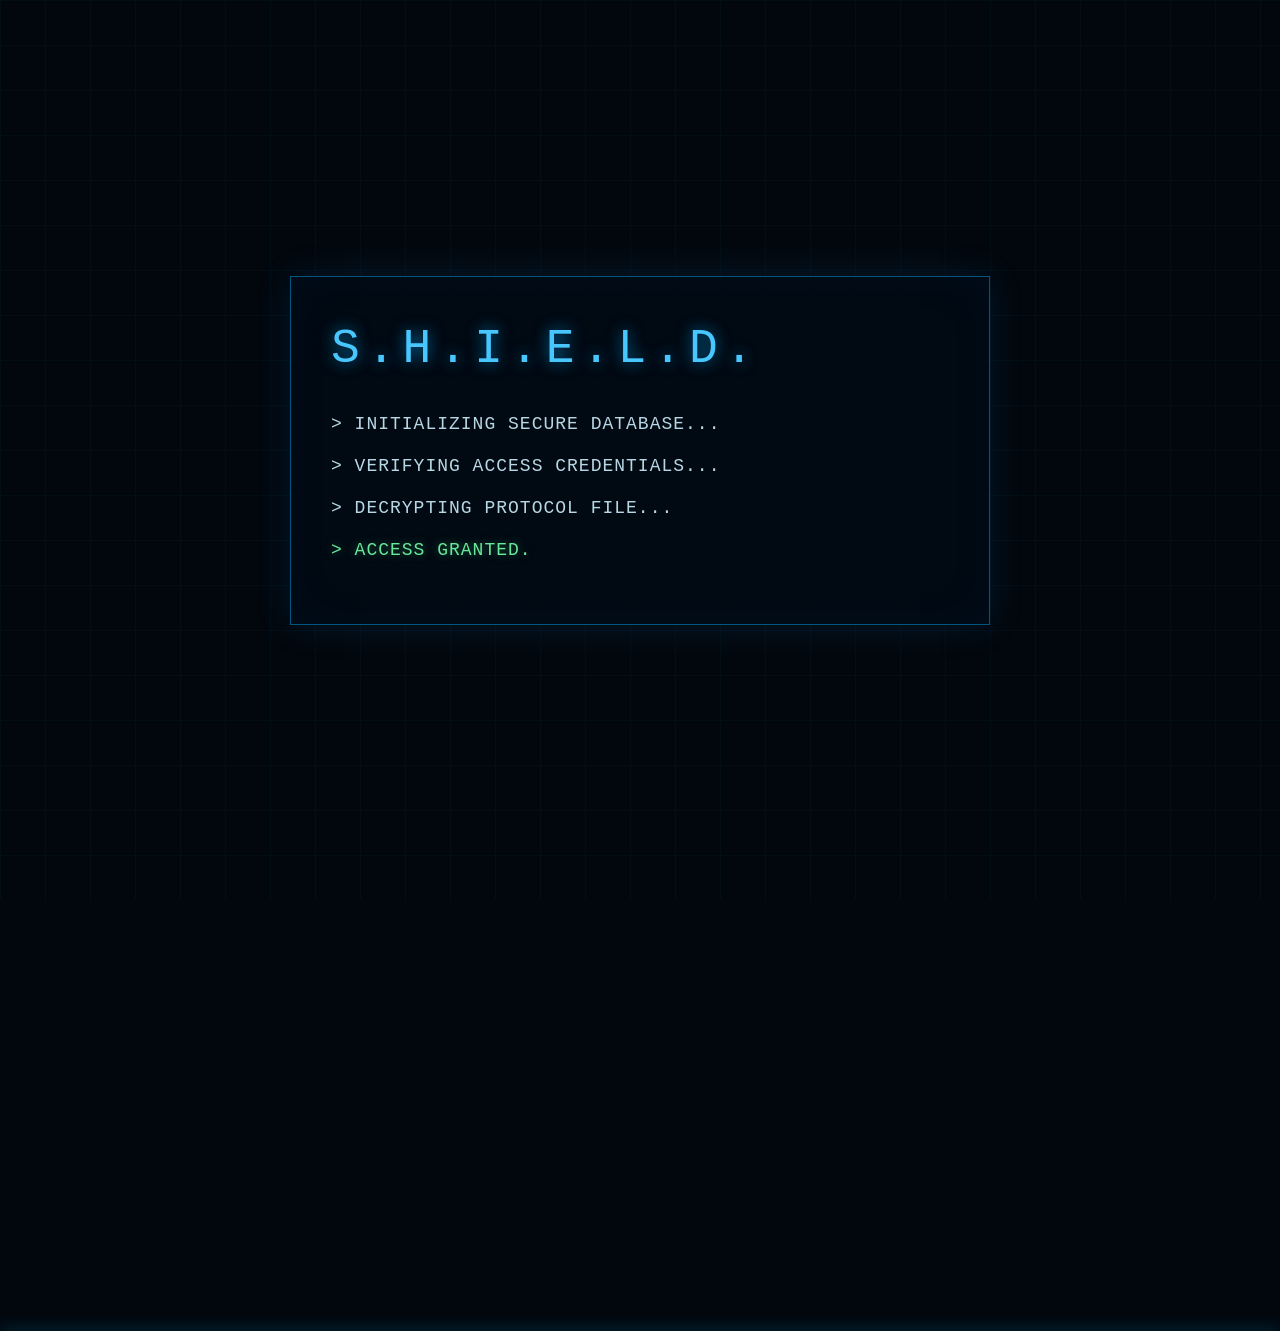
<file: index.html>
<!DOCTYPE html>
<html lang="uk">

<head>
<meta charset="UTF-8">
<meta name="viewport" content="width=device-width, initial-scale=1.0">

<title>S.H.I.E.L.D. // PROTOCOL</title>

<style>

/* =========================================================
   S.H.I.E.L.D. // SECURE TERMINAL
   MAIN DATABASE INTERFACE
   ========================================================= */

* {
    box-sizing: border-box;
}

html,
body {
    margin: 0;
    padding: 0;
    min-height: 100%;
}

body {
    background: #02070d;
    color: #dff8ff;
    font-family: "Courier New", monospace;
    overflow-x: hidden;
}

/* =========================================================
   BACKGROUND GRID
   ========================================================= */

body::before {
    content: "";
    position: fixed;
    inset: 0;
    pointer-events: none;

    background:
        linear-gradient(
            rgba(0, 170, 255, 0.035) 1px,
            transparent 1px
        ),
        linear-gradient(
            90deg,
            rgba(0, 170, 255, 0.035) 1px,
            transparent 1px
        );

    background-size: 45px 45px;
    z-index: 0;
}

/* =========================================================
   SCANNING LINE
   ========================================================= */

body::after {
    content: "";

    position: fixed;
    left: 0;
    right: 0;

    height: 2px;

    background: rgba(0, 190, 255, 0.35);
    box-shadow: 0 0 15px rgba(0, 190, 255, 0.8);

    animation: scan 5s linear infinite;

    pointer-events: none;
    z-index: 100;
}

@keyframes scan {

    0% {
        top: -5px;
    }

    100% {
        top: 100%;
    }

}

/* =========================================================
   LOADING SCREEN
   ========================================================= */

#loader {
    position: fixed;
    inset: 0;

    z-index: 9999;

    display: flex;
    align-items: center;
    justify-content: center;

    background: #02070d;

    transition:
        opacity 0.8s ease,
        visibility 0.8s ease;
}

#loader.hidden {
    opacity: 0;
    visibility: hidden;
}

/* loader grid */

#loader::before {
    content: "";

    position: absolute;
    inset: 0;

    background:
        linear-gradient(
            rgba(0, 170, 255, 0.035) 1px,
            transparent 1px
        ),
        linear-gradient(
            90deg,
            rgba(0, 170, 255, 0.035) 1px,
            transparent 1px
        );

    background-size: 45px 45px;
}

/* loader terminal */

.loader-terminal {
    position: relative;
    z-index: 2;

    width: min(700px, 90%);

    padding: 45px 40px;

    border: 1px solid rgba(0, 180, 255, 0.45);

    background:
        rgba(2, 10, 18, 0.95);

    box-shadow:
        0 0 35px rgba(0, 150, 255, 0.12),
        inset 0 0 50px rgba(0, 120, 255, 0.04);
}

/* loader title */

.loader-title {
    margin-bottom: 35px;

    color: #48c7ff;

    font-size: clamp(25px, 6vw, 48px);

    letter-spacing: 7px;

    text-shadow:
        0 0 15px rgba(0, 170, 255, 0.7);
}

/* loader text */

.loader-line {
    opacity: 0;

    margin: 15px 0;

    color: #b8d7e4;

    font-size: clamp(12px, 2.8vw, 18px);

    line-height: 1.5;

    letter-spacing: 1px;

    animation: appear 0.5s forwards;
}

.loader-line:nth-child(2) {
    animation-delay: 0.5s;
}

.loader-line:nth-child(3) {
    animation-delay: 1.25s;
}

.loader-line:nth-child(4) {
    animation-delay: 2s;
}

.loader-line:nth-child(5) {
    animation-delay: 2.75s;
}

.loader-line.granted {
    color: #69e89b;

    text-shadow:
        0 0 10px rgba(80, 255, 150, 0.4);
}

@keyframes appear {

    from {
        opacity: 0;
        transform: translateX(-8px);
    }

    to {
        opacity: 1;
        transform: translateX(0);
    }

}

/* =========================================================
   MAIN TERMINAL
   ========================================================= */

#main-site {
    position: relative;

    z-index: 1;

    width: min(1100px, 92%);

    margin: 35px auto 50px;

    border: 1px solid rgba(0, 170, 255, 0.45);

    background:
        rgba(2, 10, 18, 0.94);

    box-shadow:
        0 0 30px rgba(0, 140, 255, 0.12),
        inset 0 0 50px rgba(0, 120, 255, 0.035);

    opacity: 0;

    transform: translateY(10px);

    transition:
        opacity 0.8s ease,
        transform 0.8s ease;
}

#main-site.visible {
    opacity: 1;
    transform: translateY(0);
}

/* =========================================================
   TOP SYSTEM BAR
   ========================================================= */

.system-bar {
    display: flex;

    justify-content: space-between;
    align-items: center;

    gap: 20px;

    padding: 14px 22px;

    border-bottom:
        1px solid rgba(0, 170, 255, 0.3);

    color: #48c7ff;

    font-size: 11px;

    letter-spacing: 3px;
}

.system-status {
    color: #65d99a;

    white-space: nowrap;
}

.system-status::before {
    content: "● ";

    animation: pulse 1.5s infinite;
}

@keyframes pulse {

    0%,
    100% {
        opacity: 1;
    }

    50% {
        opacity: 0.25;
    }

}

/* =========================================================
   HERO / HEADER
   ========================================================= */

.hero {
    position: relative;

    padding:
        55px 30px 50px;

    text-align: center;

    border-bottom:
        1px solid rgba(0, 170, 255, 0.25);
}

/* small classified text */

.classified {
    margin-bottom: 20px;

    color: #438daf;

    font-size: 11px;

    letter-spacing: 6px;

    line-height: 1.7;
}

/* main title */

.hero h1 {
    margin: 0;

    color: #eaf9ff;

    font-size: clamp(38px, 8vw, 75px);

    font-weight: 400;

    letter-spacing: 8px;

    text-shadow:
        0 0 18px rgba(0, 180, 255, 0.65);
}

/* subtitle */

.hero-subtitle {
    margin-top: 16px;

    color: #5caeca;

    font-size: 12px;

    letter-spacing: 4px;
}

/* decorative line */

.hero-line {
    display: flex;

    align-items: center;

    gap: 18px;

    width: min(600px, 80%);

    margin: 40px auto 0;
}

.hero-line::before,
.hero-line::after {
    content: "";

    flex: 1;

    height: 1px;

    background:
        linear-gradient(
            90deg,
            transparent,
            rgba(0, 190, 255, 0.65)
        );

    box-shadow:
        0 0 8px rgba(0, 180, 255, 0.35);
}

.hero-line::after {
    background:
        linear-gradient(
            90deg,
            rgba(0, 190, 255, 0.65),
            transparent
        );
}

.hero-diamond {
    width: 15px;
    height: 15px;

    border: 1px solid #36caff;

    transform: rotate(45deg);

    box-shadow:
        0 0 12px rgba(0, 180, 255, 0.5);
}

/* =========================================================
   TERMINAL INFORMATION
   ========================================================= */

.terminal-info {
    padding: 0 30px;

    border-bottom:
        1px solid rgba(0, 170, 255, 0.22);
}

.terminal-line {
    padding: 13px 0;

    color: #75cfff;

    font-size: 11px;

    letter-spacing: 1px;
}

.terminal-line span {
    color: #dff8ff;
}

/* =========================================================
   DATABASE
   ========================================================= */

.database {
    padding: 38px 30px 45px;
}

.section-label {
    margin-bottom: 24px;

    color: #438daf;

    font-size: 11px;

    letter-spacing: 4px;
}

/* cards */

.cards {
    display: grid;

    grid-template-columns:
        repeat(3, 1fr);

    gap: 18px;
}

/* =========================================================
   FILE CARD
   ========================================================= */

.card {
    position: relative;

    display: block;

    min-height: 185px;

    padding: 25px 22px;

    border:
        1px solid rgba(0, 170, 255, 0.35);

    background:
        rgba(0, 35, 55, 0.18);

    color: #dff8ff;

    text-decoration: none;

    overflow: hidden;

    transition:
        transform 0.25s ease,
        border-color 0.25s ease,
        background 0.25s ease,
        box-shadow 0.25s ease;
}

.card::before {
    content: "";

    position: absolute;

    inset: 0;

    border-top:
        1px solid rgba(80, 210, 255, 0.4);

    transform:
        translateX(-100%);

    transition:
        transform 0.5s ease;
}

.card:hover {
    transform:
        translateY(-5px);

    border-color:
        rgba(70, 200, 255, 0.8);

    background:
        rgba(0, 70, 100, 0.25);

    box-shadow:
        0 0 25px rgba(0, 160, 255, 0.15),
        inset 0 0 25px rgba(0, 160, 255, 0.04);
}

.card:hover::before {
    transform:
        translateX(100%);
}

.card-number {
    color: #397c99;

    font-size: 10px;

    letter-spacing: 2px;
}

.card-title {
    margin-top: 28px;

    color: #dff8ff;

    font-size: 20px;

    letter-spacing: 3px;

    text-shadow:
        0 0 8px rgba(0, 170, 255, 0.2);
}

.card-description {
    margin-top: 13px;

    color: #6798aa;

    font-size: 10px;

    line-height: 1.7;
}

.access {
    position: absolute;

    right: 18px;
    bottom: 16px;

    color: #3789aa;

    font-size: 9px;

    letter-spacing: 1px;
}

/* =========================================================
   FOOTER
   ========================================================= */

.footer {
    display: flex;

    justify-content: space-between;

    gap: 15px;

    flex-wrap: wrap;

    padding: 17px 25px;

    border-top:
        1px solid rgba(0, 170, 255, 0.25);

    color: #397187;

    font-size: 9px;

    letter-spacing: 1px;
}

/* =========================================================
   MOBILE
   ========================================================= */

@media (max-width: 750px) {

    #main-site {
        width: 94%;
        margin: 15px auto 30px;
    }

    .system-bar {
        padding: 12px 14px;

        font-size: 8px;

        letter-spacing: 2px;
    }

    .hero {
        padding:
            42px 20px 38px;
    }

    .classified {
        font-size: 9px;
        letter-spacing: 4px;
    }

    .hero h1 {
        font-size: 42px;
        letter-spacing: 6px;
    }

    .hero-subtitle {
        font-size: 9px;
        letter-spacing: 3px;
    }

    .terminal-info {
        padding: 0 20px;
    }

    .database {
        padding:
            30px 20px 35px;
    }

    .cards {
        grid-template-columns: 1fr;
    }

    .card {
        min-height: 165px;
    }

    .footer {
        font-size: 8px;
    }

}

.cards > .card:last-child {grid-column: 1 / -1;} .card {padding-bottom: 38px;} 
</style>
</head>


<body>

<!-- =====================================================
     LOADING SCREEN
     ===================================================== -->

<div id="loader">

    <div class="loader-terminal">

        <div class="loader-title">
            S.H.I.E.L.D.
        </div>

        <div class="loader-line">
            &gt; INITIALIZING SECURE DATABASE...
        </div>

        <div class="loader-line">
            &gt; VERIFYING ACCESS CREDENTIALS...
        </div>

        <div class="loader-line">
            &gt; DECRYPTING PROTOCOL FILE...
        </div>

        <div class="loader-line granted">
            &gt; ACCESS GRANTED.
        </div>

    </div>

</div>


<!-- =====================================================
     MAIN SITE
     ===================================================== -->

<div id="main-site">

    <!-- SYSTEM BAR -->

    <div class="system-bar">

        <div>
            S.H.I.E.L.D. // SECURE TERMINAL
        </div>

        <div class="system-status">
            SYSTEM ONLINE
        </div>

    </div>


    <!-- HERO -->

    <header class="hero">

        <div class="classified">
            S . H . I . E . L . D . &nbsp; // &nbsp; CLASSIFIED
            <br>
            DATABASE DOCUMENT
        </div>

        <h1>
            PROTOCOL
        </h1>

        <div class="hero-subtitle">
            DATABASE ACCESS
        </div>

        <div class="hero-line">

            <div class="hero-diamond"></div>

        </div>

    </header>


    <!-- TERMINAL INFO -->

    <div class="terminal-info">

        <div class="terminal-line">
            &gt; DATABASE STATUS:
            <span>ONLINE</span>
        </div>

        <div class="terminal-line">
            &gt; SECURITY CLEARANCE:
            <span>AUTHORIZED</span>
        </div>

        <div class="terminal-line">
            &gt; SELECT DATABASE SECTION_
        </div>

    </div>


    <!-- DATABASE -->

    <main class="database">

        <div class="section-label">
            // AVAILABLE FILES
        </div>


        <div class="cards">


            <!-- =========================
                 CHARACTERS
                 ========================= -->

            <a
                href="characters.html"
                class="card"
            >

                <div class="card-number">
                    FILE // 001
                </div>

                <div class="card-title">
                    ПЕРСОНАЖІ
                </div>

                <div class="card-description">
                    PERSONNEL DATABASE
                    <br>
                    IDENTITIES // CLASSIFICATION
                </div>

                <div class="access">
                    OPEN FILE →
                </div>

            </a>


            <!-- =========================
                 STORY
                 ========================= -->

            <a
                href="story.html"
                class="card"
            >

                <div class="card-number">
                    FILE // 002
                </div>

                <div class="card-title">
                    СЮЖЕТ
                </div>

                <div class="card-description">
                    OPERATION ARCHIVE
                    <br>
                    EVENTS // TIMELINE
                </div>

                <div class="access">
                    OPEN FILE →
                </div>

            </a>


            <!-- =========================
                 RULES
                 ========================= -->

            <a
                href="rules.html"
                class="card"
            >

                <div class="card-number">
                    FILE // 003
                </div>

                <div class="card-title">
                    ПРАВИЛА
                </div>

                <div class="card-description">
                    PROTOCOL
                    <br>
                    REGULATIONS // ACCESS CONDITIONS
                </div>

                <div class="access">
                    OPEN FILE →
                </div>

            </a>


<a href="branches.html" class="card">
<div class="card-number">FILE // 004</div>
<div class="card-title">ГІЛКИ</div>
<div class="card-description">STORY BRANCHES</div>
<div class="access">OPEN FILE →</div></a>
<a href="factions.html" class="card">
<div class="card-number">FILE // 005</div>
<div class="card-title">ФРАКЦІЇ</div>
<div class="card-description">FACTION INTELLIGENCE</div>
<div class="access">OPEN FILE →</div></a>
<a href="events.html" class="card">
<div class="card-number">FILE // 006</div>
<div class="card-title">АУ ТА ІВЕНТИ</div>
<div class="card-description">ALTERNATE REALITIES // EVENTS</div>
<div class="access">OPEN FILE →</div></a>
<a href="faq.html" class="card">
<div class="card-number">FILE // 007</div>
<div class="card-title">ЗАПИТАННЯ І ВІДПОВІДІ</div>
<div class="card-description">INFORMATION ARCHIVE</div>
<div class="access">OPEN FILE →</div></a>
        </div>

    </main>


    <!-- FOOTER -->

    <footer class="footer">

        <div>
            S.H.I.E.L.D. // INTERNAL USE ONLY
        </div>

        <div>
            DATABASE STATUS: ONLINE
        </div>

    </footer>

</div>


<!-- =====================================================
     LOADING SCRIPT
     ===================================================== -->

<script>

window.addEventListener("load", function () {

    const loader =
        document.getElementById("loader");

    const mainSite =
        document.getElementById("main-site");


    /*
       Wait until all terminal messages
       have appeared.
    */

    setTimeout(function () {

        loader.classList.add("hidden");

        setTimeout(function () {

            mainSite.classList.add("visible");

        }, 300);

    }, 3900);

});

</script>

</body>
</html>
</file>
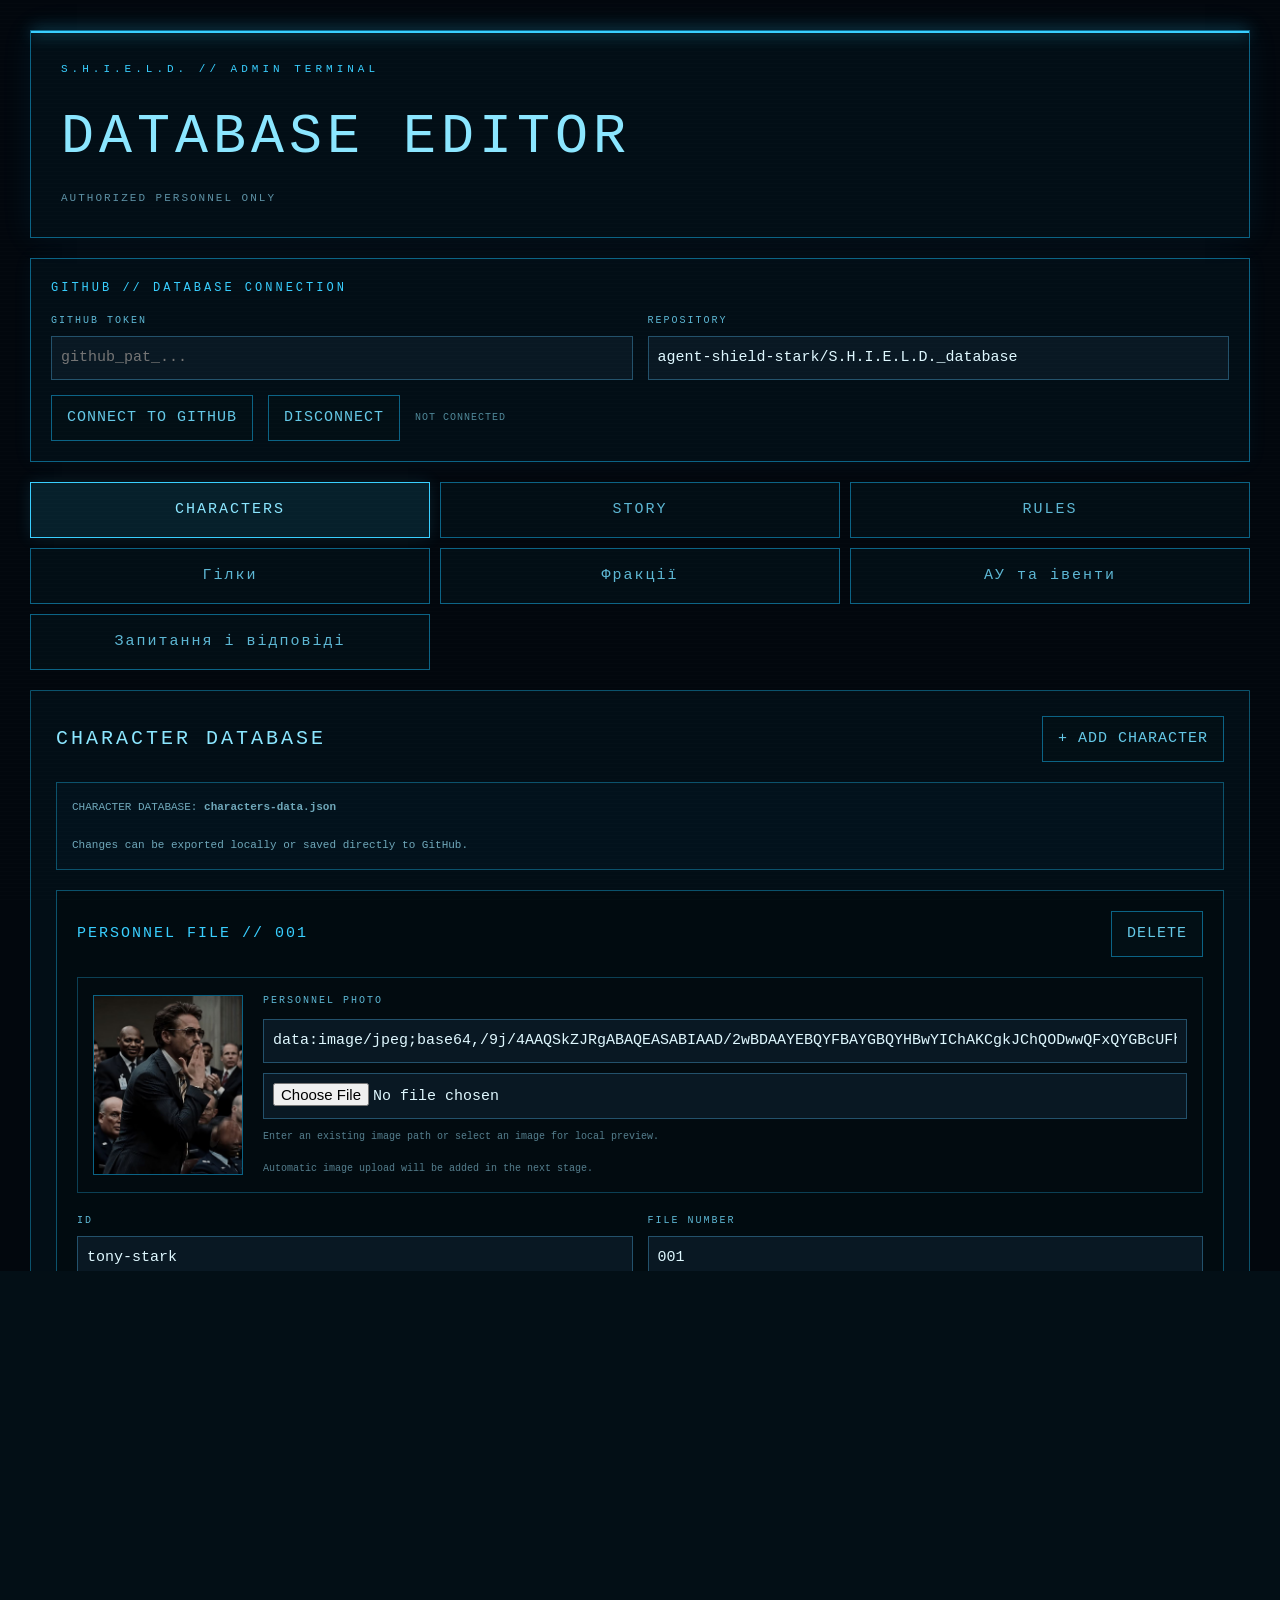
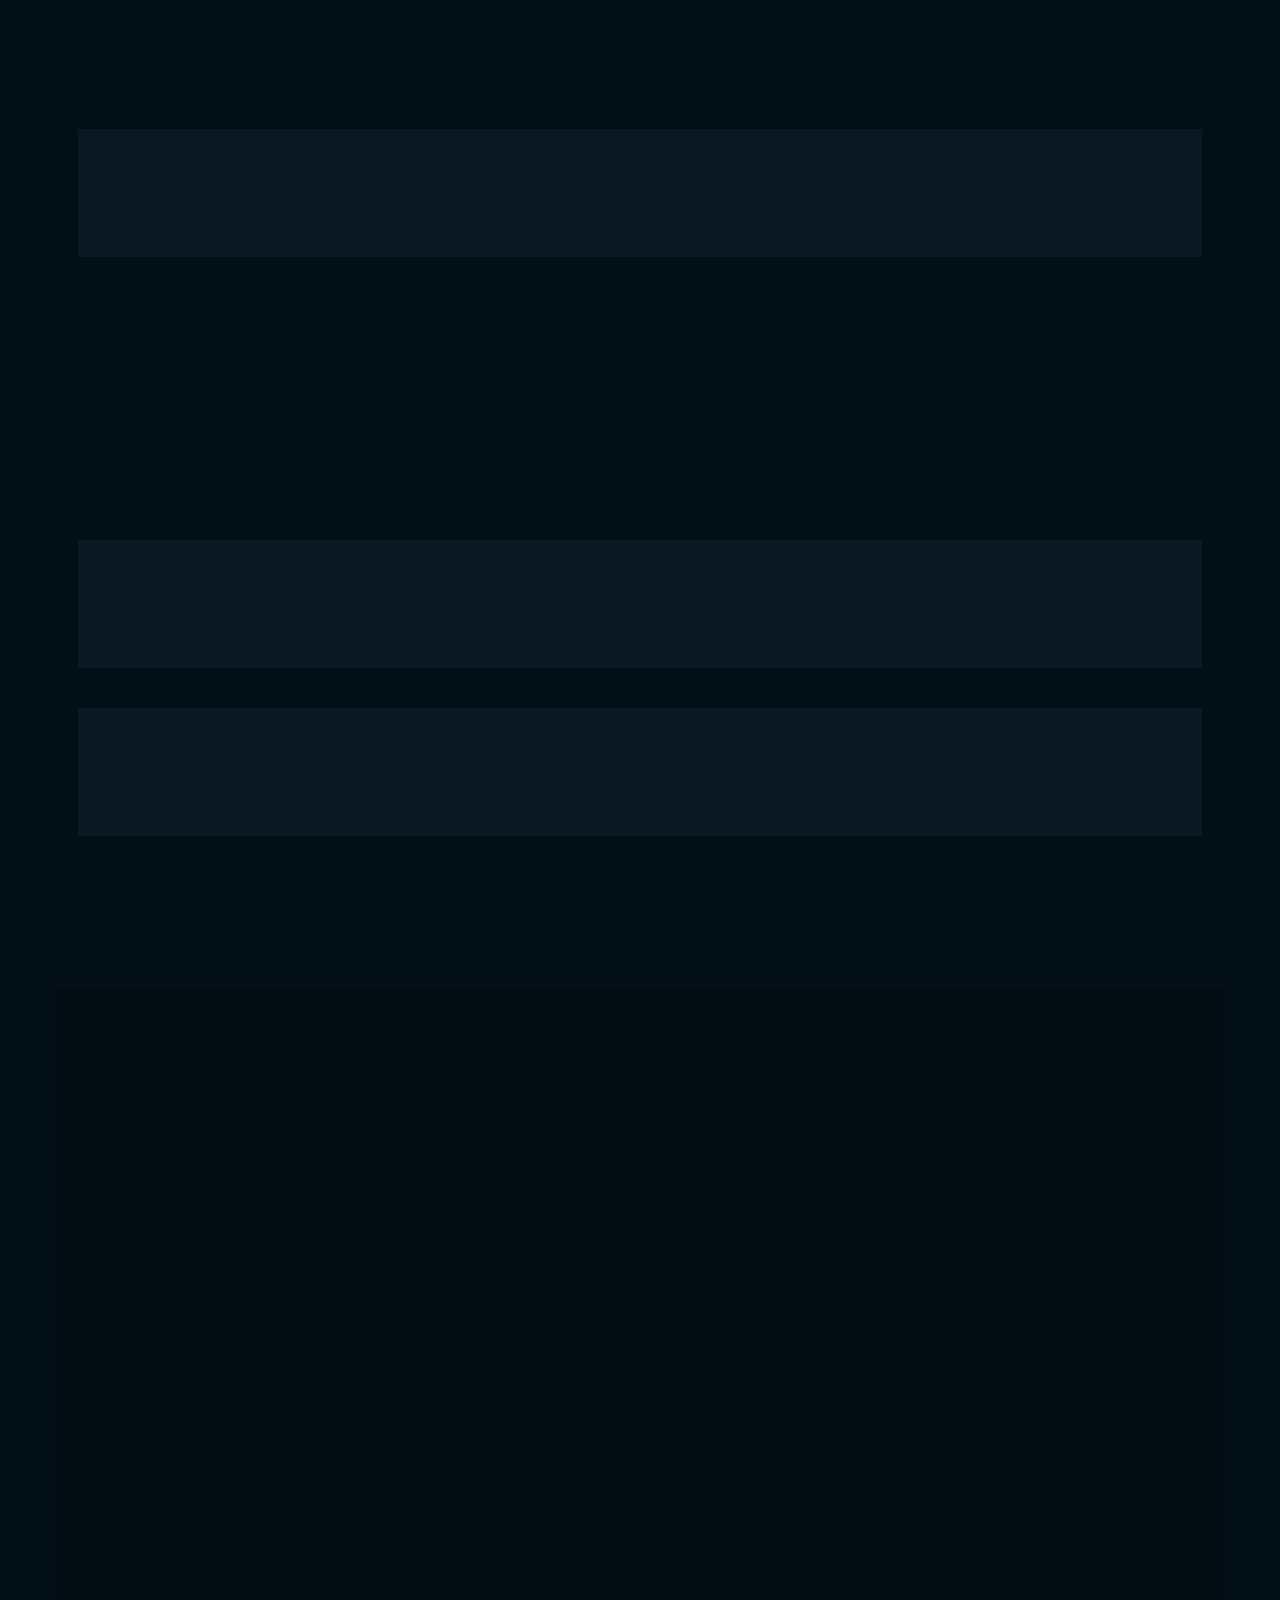
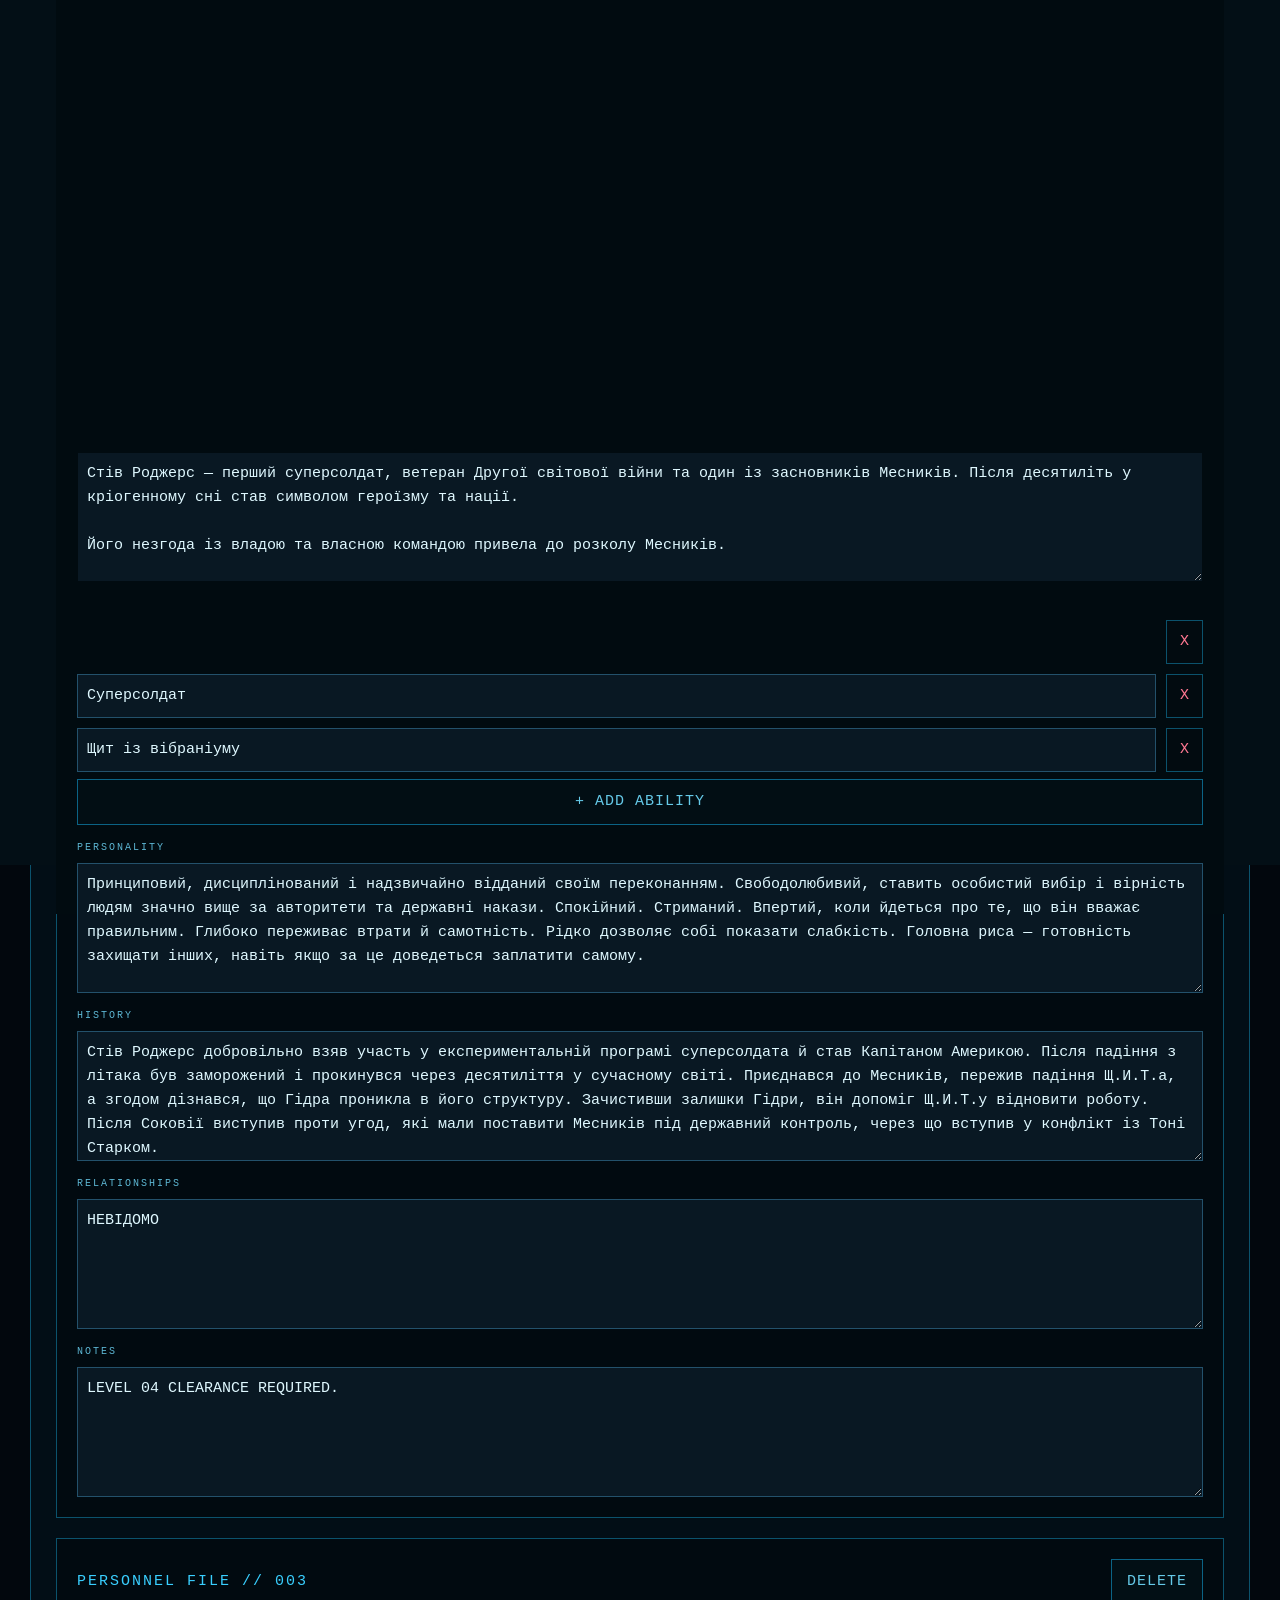
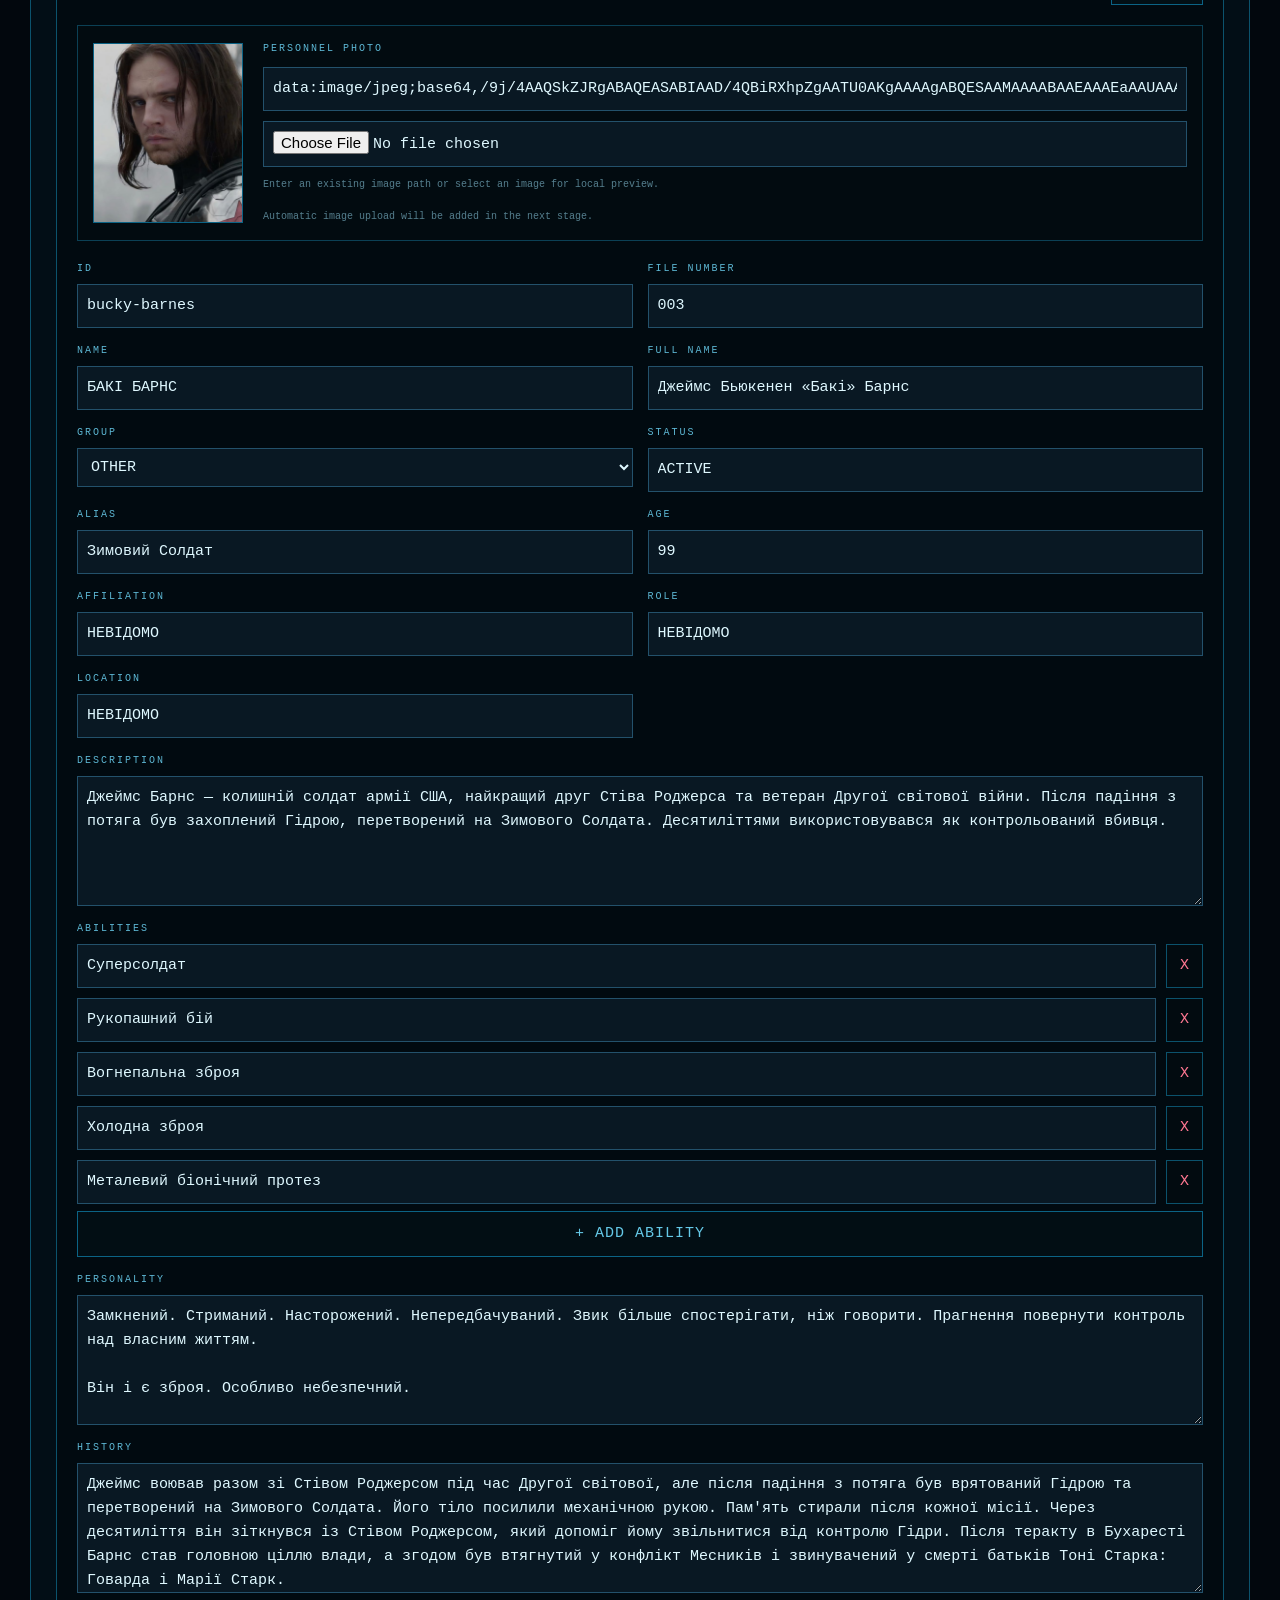
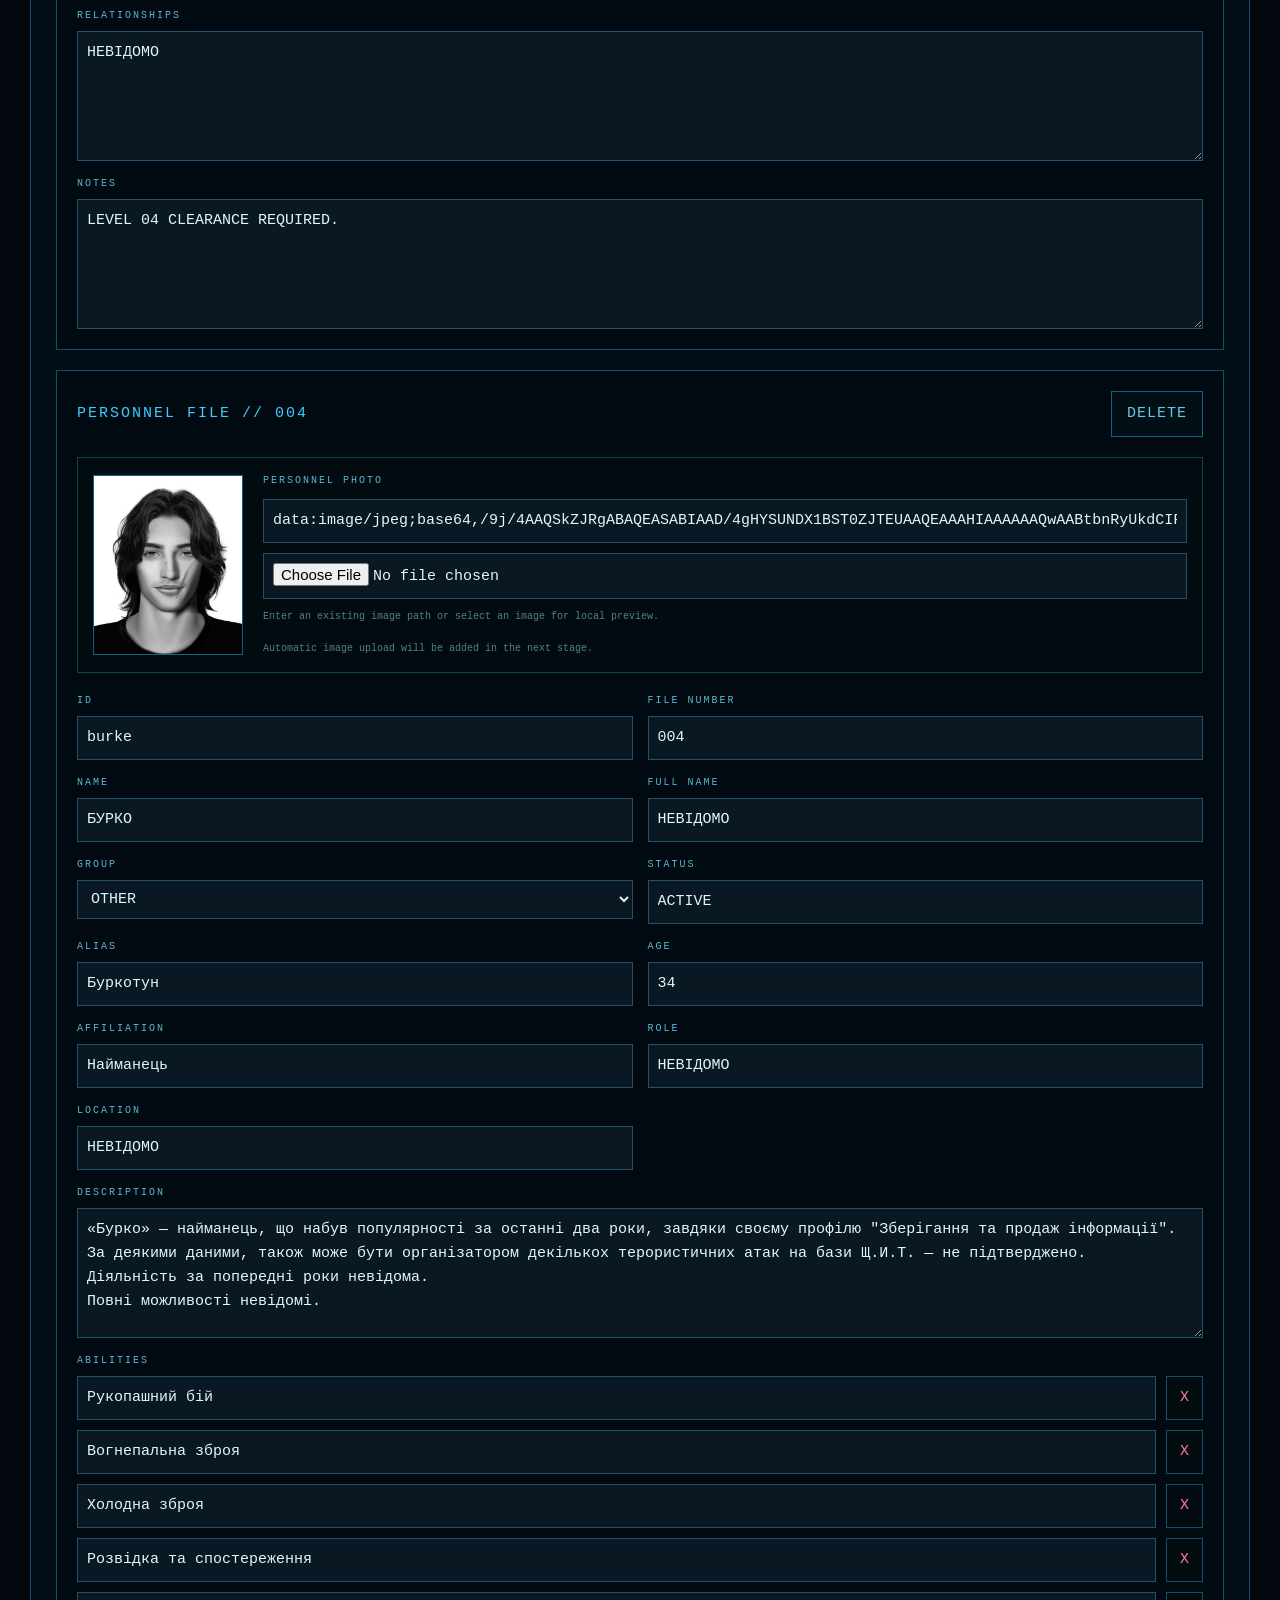
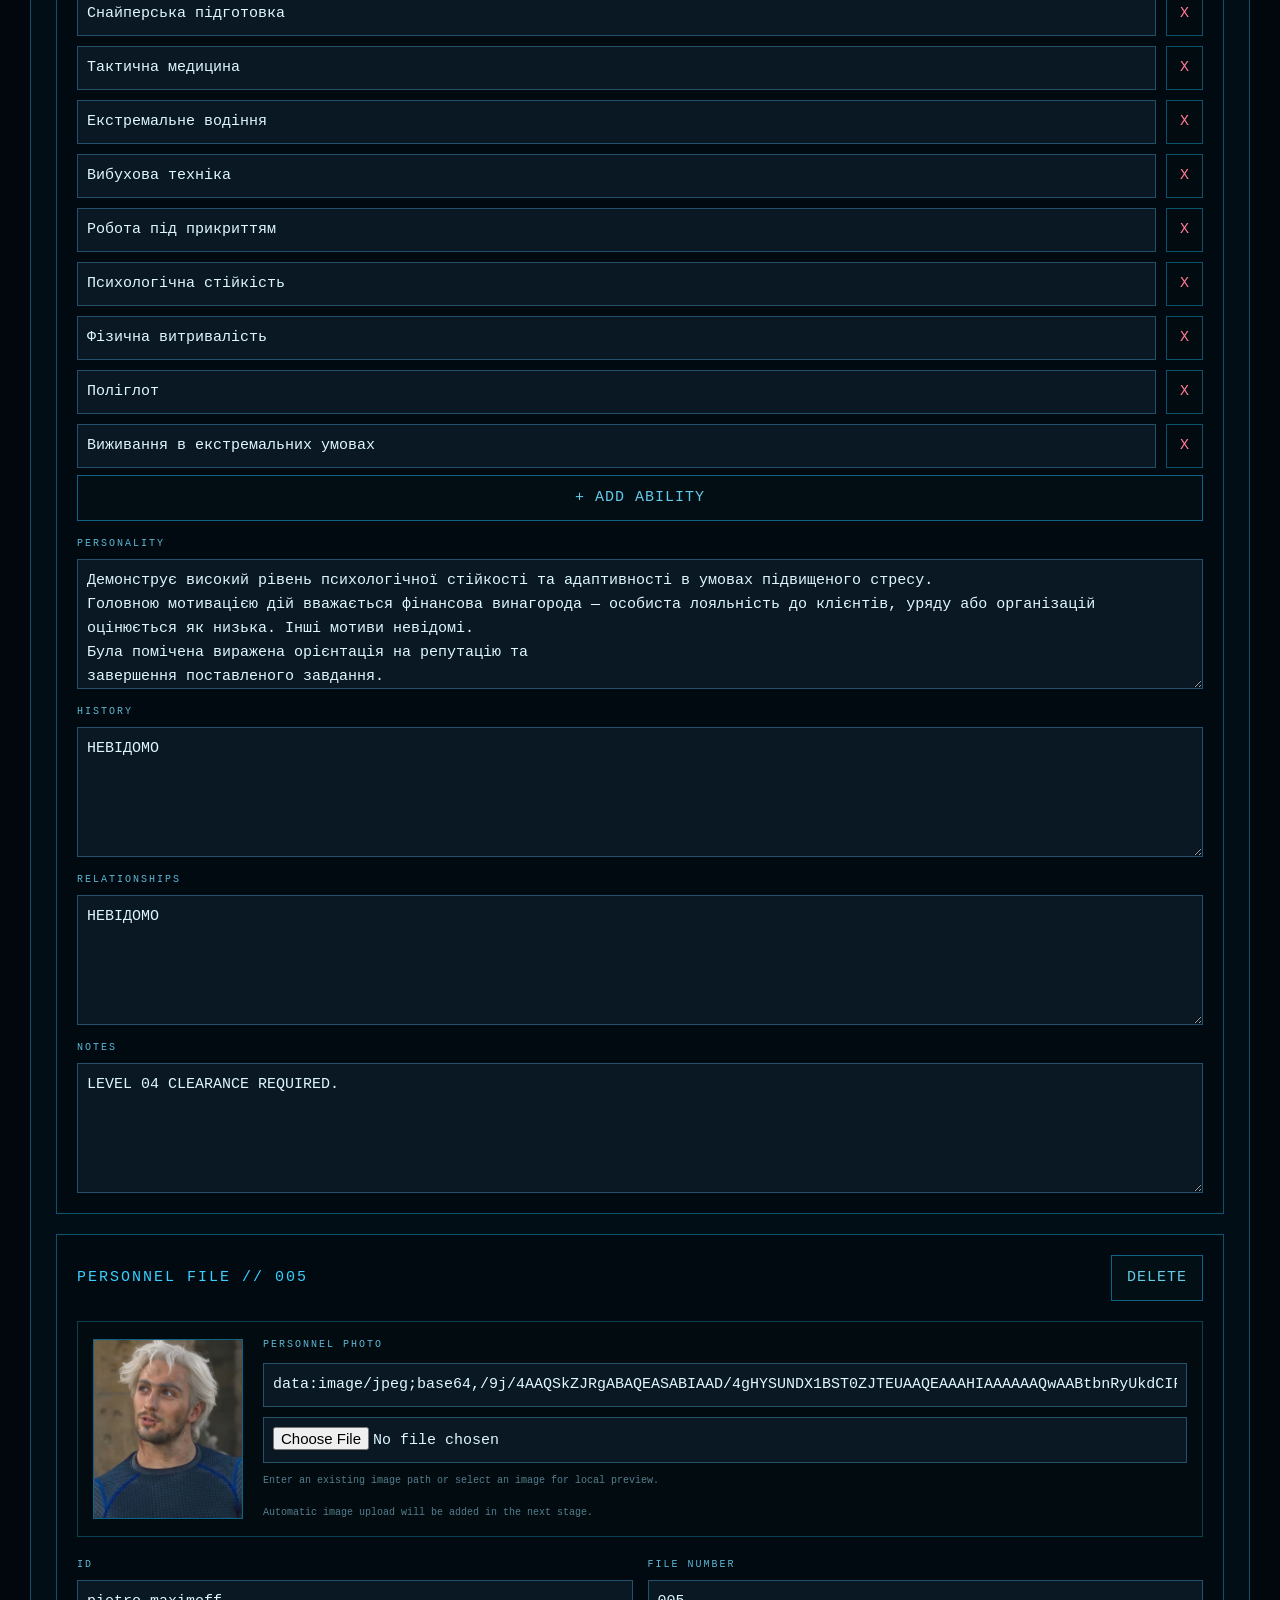
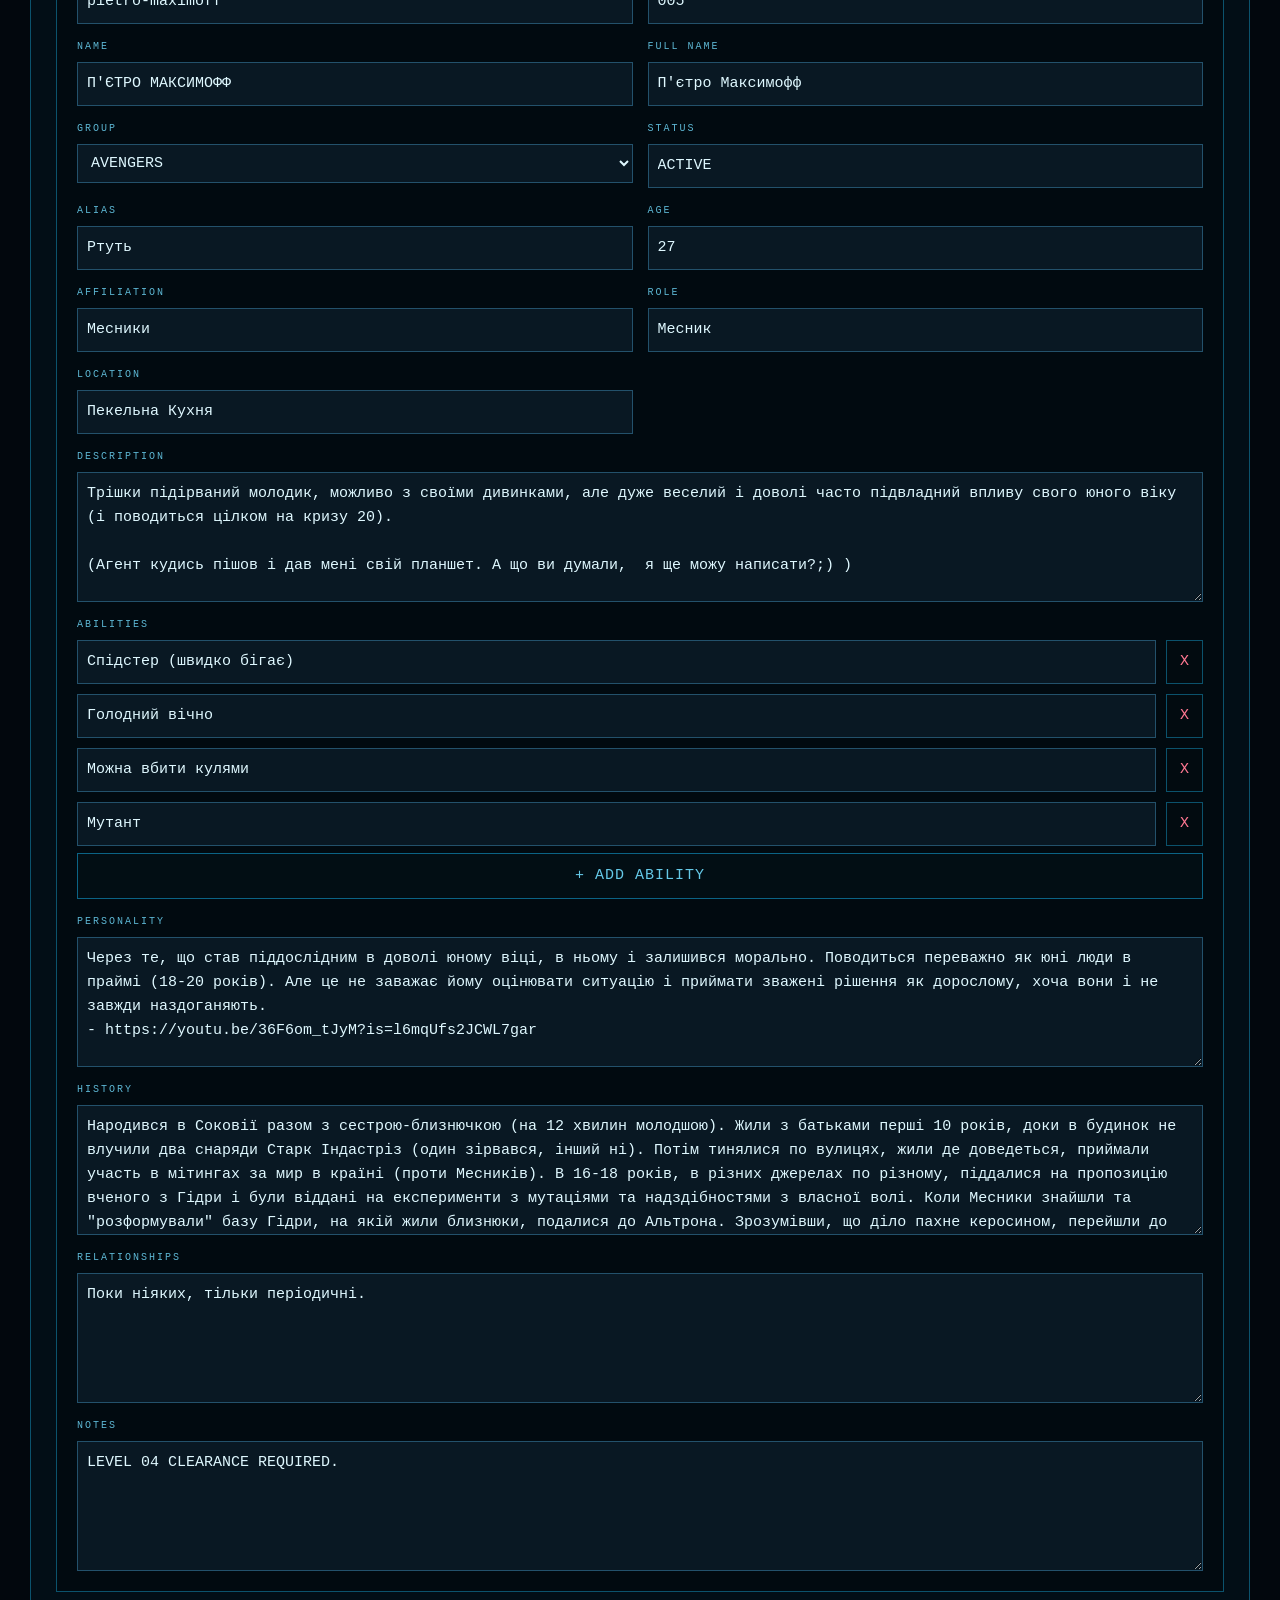
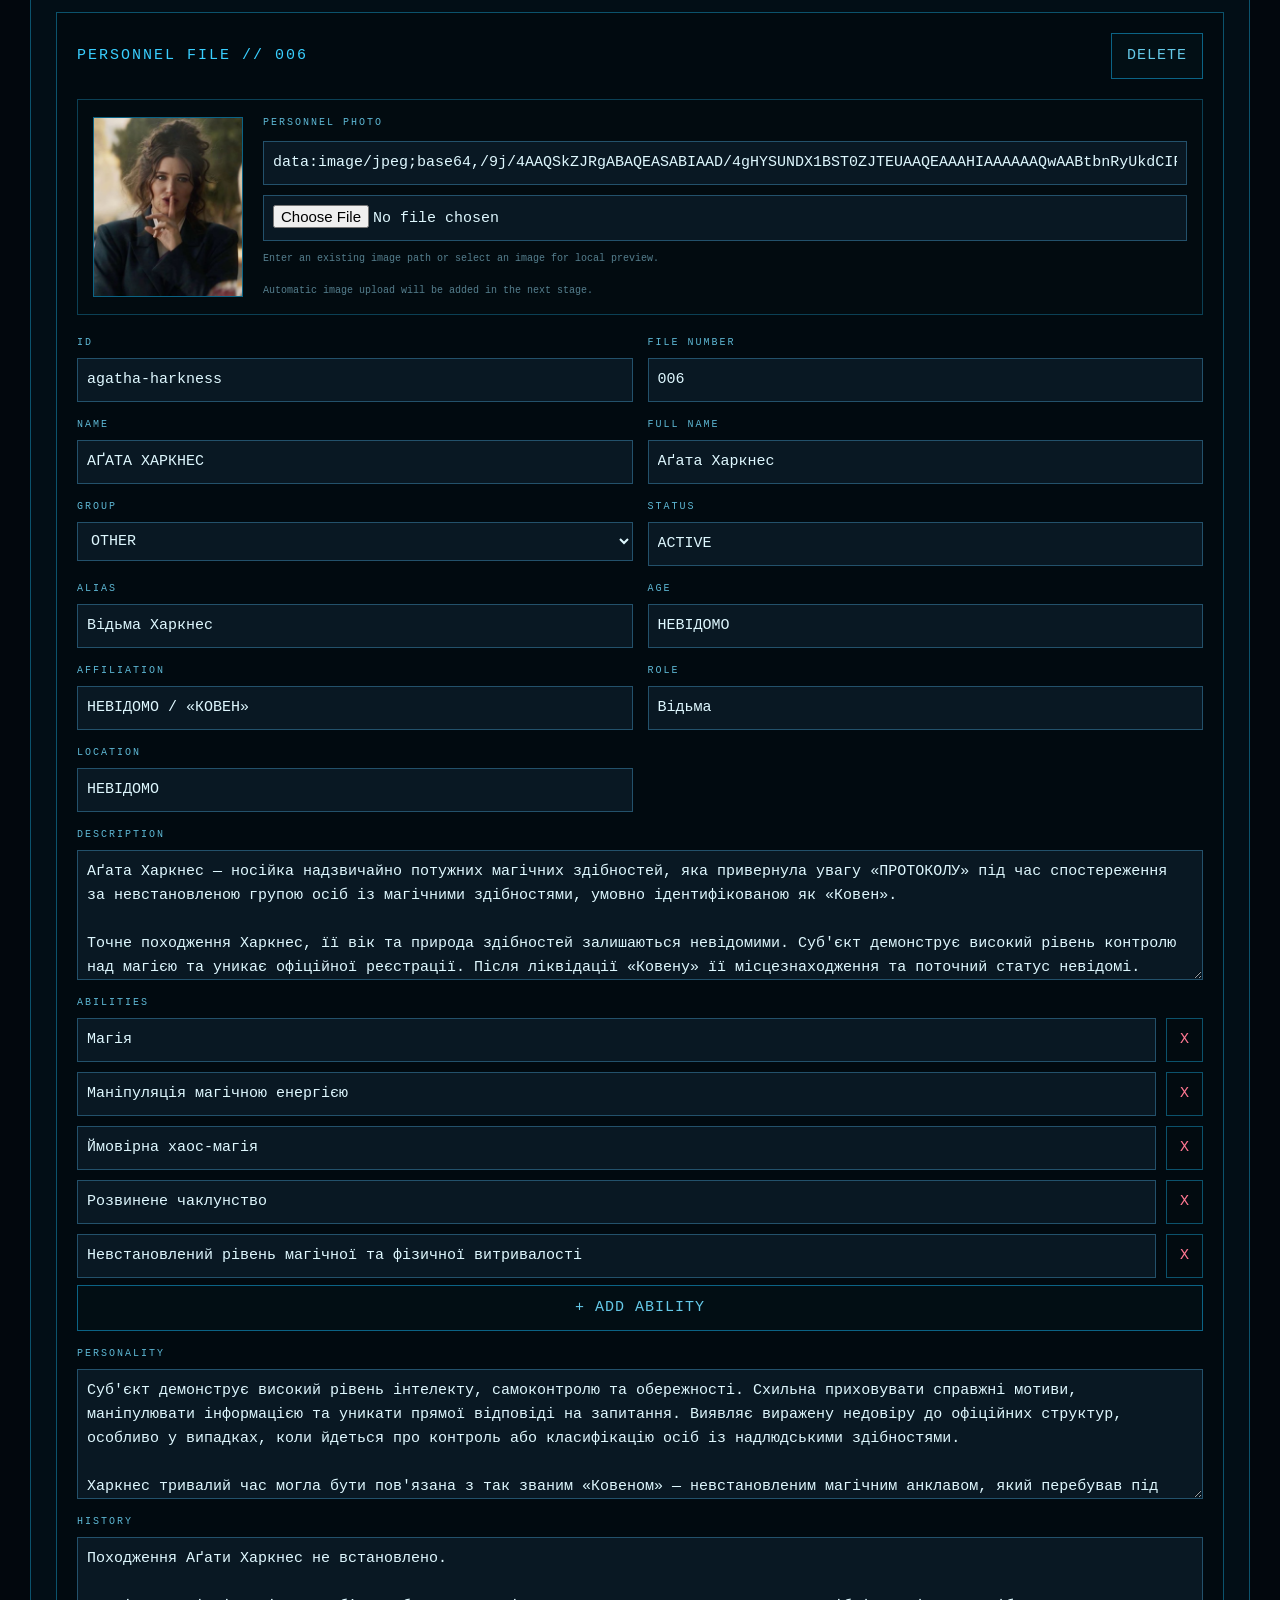
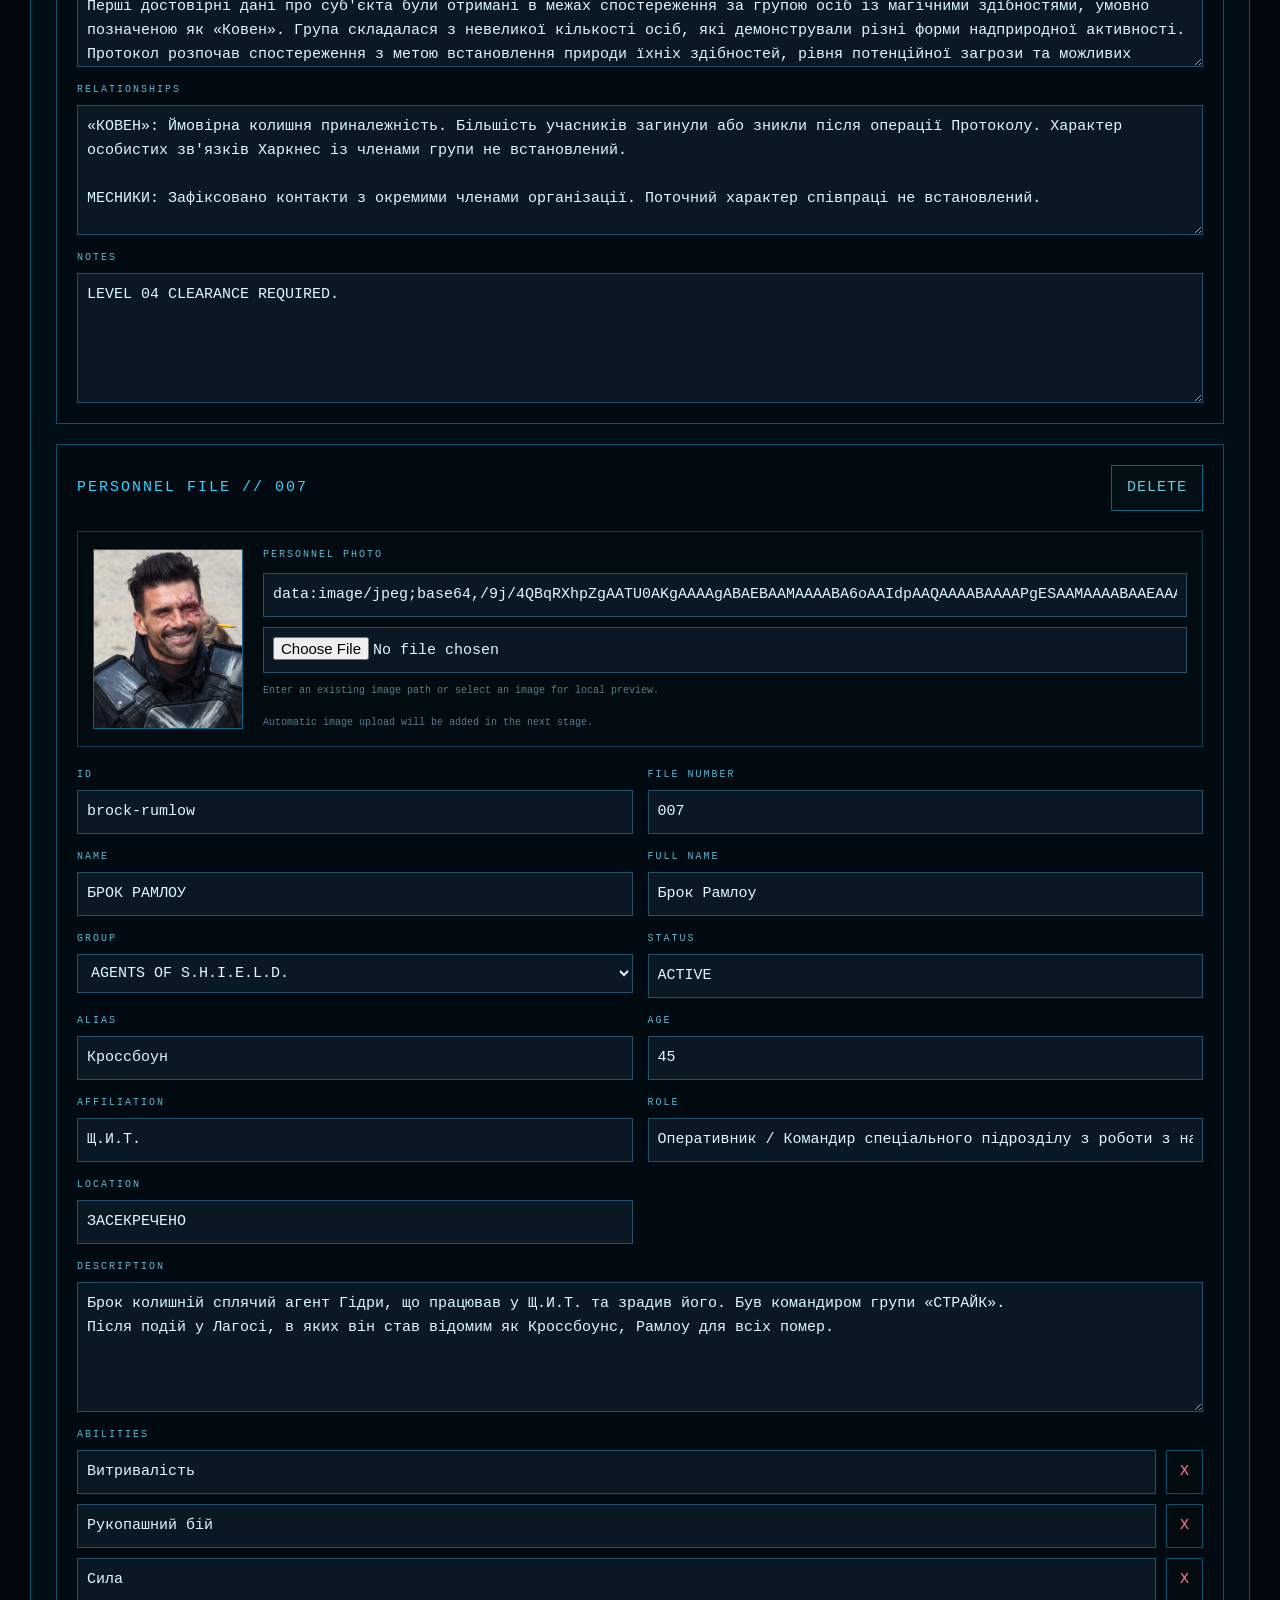
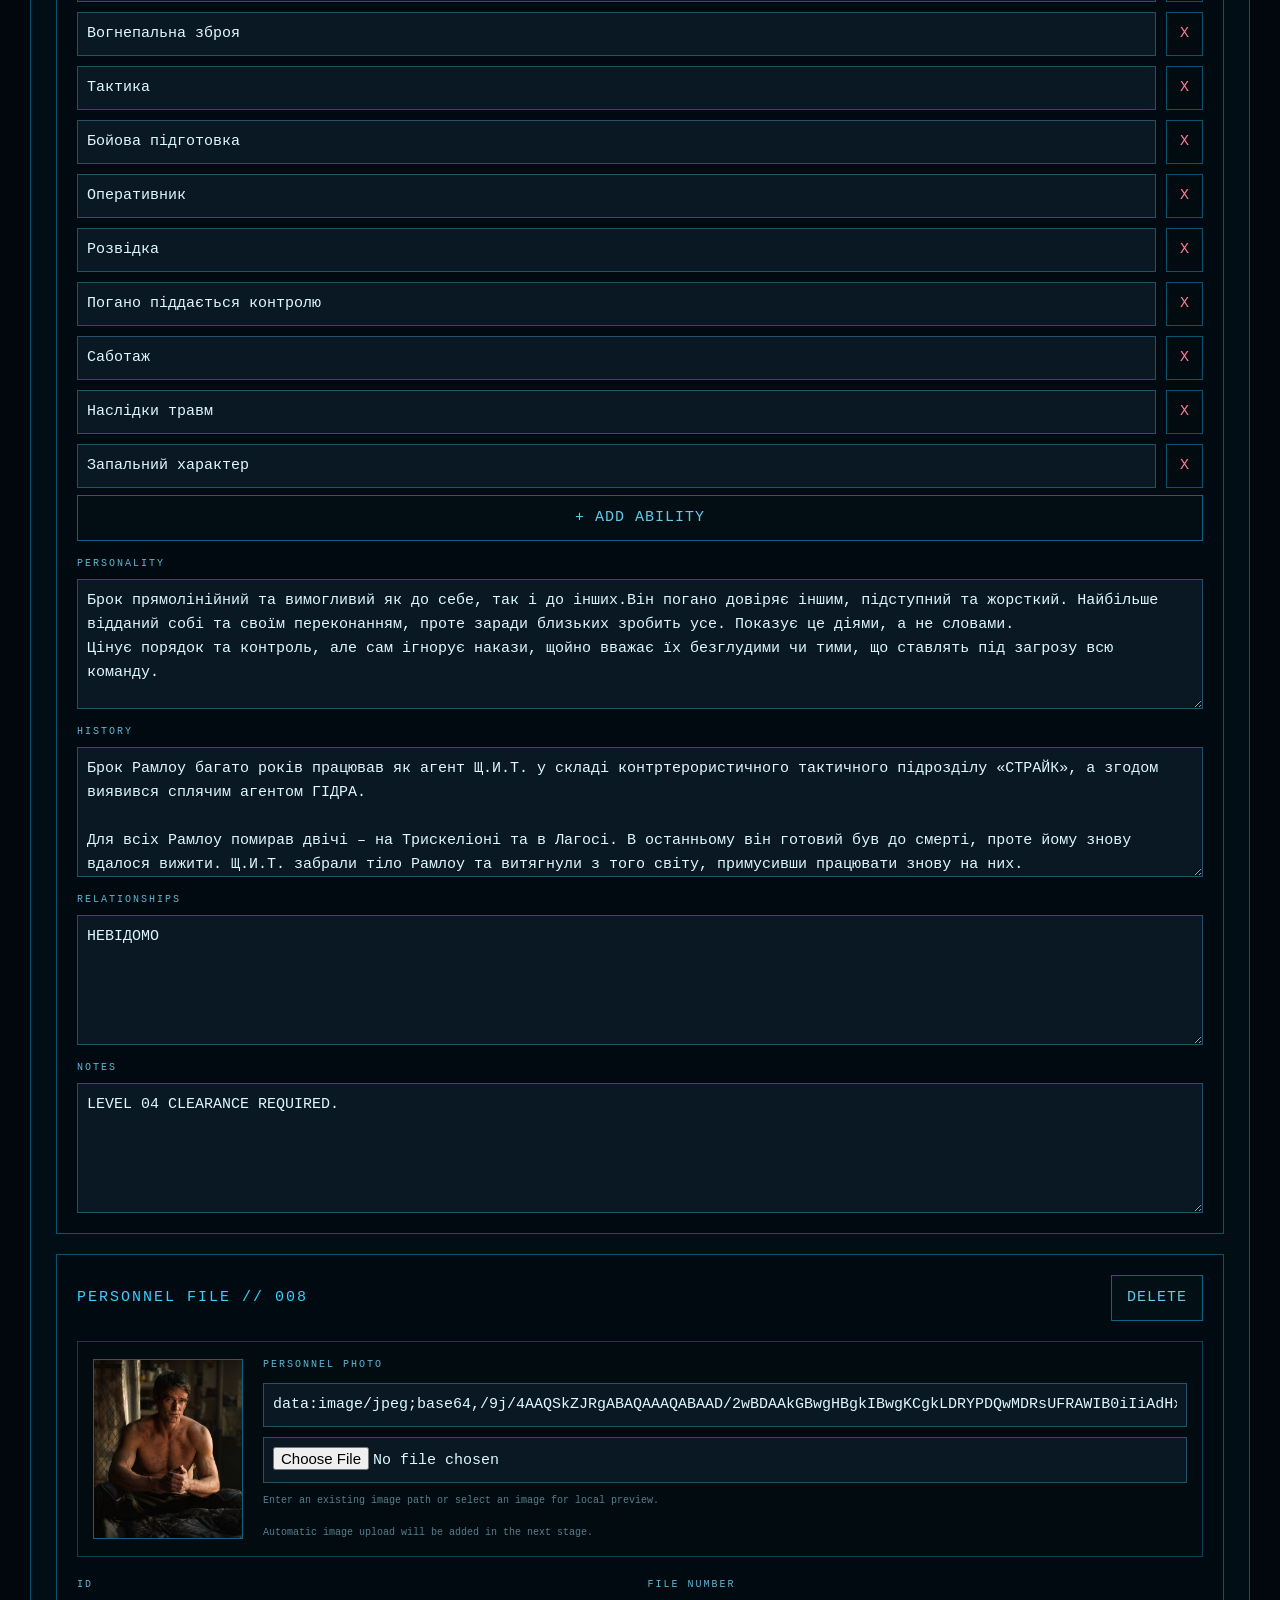
<file: admin.html>
<!DOCTYPE html>
<html lang="uk">

<head>

<meta charset="UTF-8">

<meta
    name="viewport"
    content="width=device-width, initial-scale=1.0"
>

<title>S.H.I.E.L.D. // DATABASE EDITOR</title>


<style>

/* =====================================================
   BASE
===================================================== */

* {
    box-sizing: border-box;
}

html,
body {
    margin: 0;
    padding: 0;
    min-height: 100%;
}

body {

    background:
        linear-gradient(
            rgba(0, 80, 120, 0.055) 1px,
            transparent 1px
        ),
        linear-gradient(
            90deg,
            rgba(0, 80, 120, 0.055) 1px,
            transparent 1px
        ),
        #02080d;

    background-size: 32px 32px;

    color: #c9e8f2;

    font-family:
        "Courier New",
        monospace;

    padding: 30px;
}


/* =====================================================
   SCANLINES
===================================================== */

body::before {

    content: "";

    position: fixed;

    inset: 0;

    pointer-events: none;

    background:
        repeating-linear-gradient(
            0deg,
            rgba(255,255,255,0.012) 0px,
            rgba(255,255,255,0.012) 1px,
            transparent 1px,
            transparent 4px
        );

    z-index: 999;

}


/* =====================================================
   MAIN
===================================================== */

.editor {

    width:
        min(1250px, 100%);

    margin:
        auto;

}


/* =====================================================
   HEADER
===================================================== */

.header {

    position:
        relative;

    border:
        1px solid #0b6385;

    background:
        rgba(3, 15, 22, 0.96);

    padding:
        30px;

    margin-bottom:
        20px;

    box-shadow:
        0 0 30px
        rgba(0, 180, 255, 0.08);

}


.header::before {

    content: "";

    position:
        absolute;

    left: 0;
    top: 0;

    width: 100%;
    height: 2px;

    background:
        #39cfff;

    box-shadow:
        0 0 15px #39cfff;

}


.system {

    color:
        #39cfff;

    font-size:
        11px;

    letter-spacing:
        4px;

}


.title {

    margin-top:
        15px;

    color:
        #8be6ff;

    font-size:
        clamp(30px, 6vw, 55px);

    letter-spacing:
        5px;

}


.subtitle {

    margin-top:
        8px;

    color:
        #5d91a5;

    font-size:
        11px;

    letter-spacing:
        2px;

}


/* =====================================================
   GITHUB PANEL
===================================================== */

.github-panel {

    border:
        1px solid #0b6385;

    background:
        rgba(3, 15, 22, 0.96);

    padding:
        20px;

    margin-bottom:
        20px;

    box-shadow:
        0 0 20px
        rgba(0, 180, 255, 0.05);

}


.github-title {

    color:
        #39cfff;

    font-size:
        12px;

    letter-spacing:
        3px;

    margin-bottom:
        15px;

}


.github-grid {

    display:
        grid;

    grid-template-columns:
        repeat(2, 1fr);

    gap:
        15px;

}


.github-actions {

    display:
        flex;

    align-items:
        center;

    gap:
        15px;

    margin-top:
        15px;

    flex-wrap:
        wrap;

}


.github-status-connected {

    color:
        #4dff9a !important;

}


.github-status-error {

    color:
        #ff7892 !important;

}


/* =====================================================
   TABS
===================================================== */

.tabs {

    display:
        grid;

    grid-template-columns:
        repeat(3, 1fr);

    gap:
        10px;

    margin-bottom:
        20px;

}


.tab {

    border:
        1px solid #0b6385;

    background:
        rgba(3, 15, 22, 0.95);

    color:
        #5db7d4;

    padding:
        15px;

    font-family:
        "Courier New",
        monospace;

    letter-spacing:
        2px;

    cursor:
        pointer;

    transition:
        .25s ease;

}


.tab:hover {

    border-color:
        #39cfff;

    color:
        #8be6ff;

}


.tab.active {

    background:
        #06202b;

    border-color:
        #39cfff;

    color:
        #8be6ff;

    box-shadow:
        0 0 15px
        rgba(57,207,255,.12);

}


/* =====================================================
   PANELS
===================================================== */

.panel {

    display:
        none;

    border:
        1px solid #0b526c;

    background:
        rgba(3, 15, 22, 0.96);

    padding:
        25px;

}


.panel.active {

    display:
        block;

}


/* =====================================================
   PANEL HEADER
===================================================== */

.panel-header {

    display:
        flex;

    justify-content:
        space-between;

    align-items:
        center;

    gap:
        15px;

    margin-bottom:
        20px;

    flex-wrap:
        wrap;

}


.panel-title {

    color:
        #8be6ff;

    font-size:
        20px;

    letter-spacing:
        3px;

}


/* =====================================================
   BUTTONS
===================================================== */

button {

    font-family:
        "Courier New",
        monospace;

}


.action-button {

    border:
        1px solid #0b6385;

    background:
        rgba(3, 15, 22, .95);

    color:
        #65c9e8;

    padding:
        10px 15px;

    cursor:
        pointer;

    letter-spacing:
        1px;

    transition:
        .2s ease;

}


.action-button:hover {

    border-color:
        #39cfff;

    color:
        #8be6ff;

    background:
        #06202b;

}


.danger:hover {

    border-color:
        #ff5577;

    color:
        #ff7892;

}


.github-save-button {

    border-color:
        #39cfff;

    color:
        #8be6ff;

}


.github-save-button:hover {

    background:
        #0a2d3a;

}


/* =====================================================
   FORM
===================================================== */

.form-grid {

    display:
        grid;

    grid-template-columns:
        repeat(2, 1fr);

    gap:
        15px;

}


.field {

    display:
        flex;

    flex-direction:
        column;

    gap:
        7px;

}


.field.full {

    grid-column:
        1 / -1;

}


label {

    color:
        #5db7d4;

    font-size:
        10px;

    letter-spacing:
        2px;

}


input,
textarea,
select {

    width:
        100%;

    border:
        1px solid #0b526c;

    background:
        #020b10;

    color:
        #c9e8f2;

    padding:
        11px;

    font-family:
        "Courier New",
        monospace;

    outline:
        none;

}


input:focus,
textarea:focus,
select:focus {

    border-color:
        #39cfff;

    box-shadow:
        0 0 10px
        rgba(57,207,255,.08);

}


textarea {

    min-height:
        130px;

    resize:
        vertical;

}


/* =====================================================
   CHARACTER CARDS
===================================================== */

.character-list {

    display:
        flex;

    flex-direction:
        column;

    gap:
        20px;

}


.character-card {

    border:
        1px solid #0b526c;

    background:
        rgba(2, 11, 16, .95);

    padding:
        20px;

}


.character-card-header {

    display:
        flex;

    justify-content:
        space-between;

    align-items:
        center;

    gap:
        15px;

    margin-bottom:
        20px;

}


.character-card-title {

    color:
        #39cfff;

    letter-spacing:
        2px;

}


/* =====================================================
   PHOTO
===================================================== */

.photo-box {

    display:
        grid;

    grid-template-columns:
        150px 1fr;

    gap:
        20px;

    align-items:
        center;

    margin-bottom:
        20px;

    padding:
        15px;

    border:
        1px solid #0b4055;

    background:
        #020b10;

}


.photo-preview {

    width:
        150px;

    height:
        180px;

    object-fit:
        cover;

    border:
        1px solid #0b6385;

    background:
        #06131a;

    display:
        block;

}


.photo-placeholder {

    width:
        150px;

    height:
        180px;

    display:
        flex;

    justify-content:
        center;

    align-items:
        center;

    text-align:
        center;

    border:
        1px dashed #0b6385;

    color:
        #416b79;

    font-size:
        10px;

    letter-spacing:
        1px;

}


.photo-controls {

    display:
        flex;

    flex-direction:
        column;

    gap:
        10px;

}


.photo-note {

    color:
        #557f8e;

    font-size:
        10px;

    line-height:
        1.6;

}


/* =====================================================
   ABILITIES
===================================================== */

.abilities-box {

    display:
        flex;

    flex-direction:
        column;

    gap:
        10px;

}


.ability-row {

    display:
        grid;

    grid-template-columns:
        1fr auto;

    gap:
        10px;

}


.ability-row button {

    border:
        1px solid #0b526c;

    background:
        #020b10;

    color:
        #ff7892;

    padding:
        0 13px;

    cursor:
        pointer;

}


/* =====================================================
   CONTENT CARDS
===================================================== */

.content-list {

    display:
        flex;

    flex-direction:
        column;

    gap:
        15px;

}


.content-card {

    border:
        1px solid #0b526c;

    background:
        rgba(2, 11, 16, .95);

    padding:
        20px;

}


.content-card-header {

    display:
        flex;

    justify-content:
        space-between;

    align-items:
        center;

    gap:
        15px;

    margin-bottom:
        15px;

}


.content-card-number {

    color:
        #39cfff;

    font-size:
        11px;

    letter-spacing:
        3px;

}


/* =====================================================
   RICH EDITOR
===================================================== */

.rich-toolbar {

    display:
        flex;

    flex-wrap:
        wrap;

    gap:
        5px;

    padding:
        8px;

    border:
        1px solid #0b526c;

    border-bottom:
        none;

    background:
        #04131b;

}


.rich-toolbar button {

    min-width:
        34px;

    height:
        32px;

    border:
        1px solid #0b526c;

    background:
        #020b10;

    color:
        #75cce6;

    cursor:
        pointer;

}


.rich-toolbar button:hover {

    border-color:
        #39cfff;

    color:
        #8be6ff;

}


.editor-area {

    min-height:
        180px;

    padding:
        15px;

    border:
        1px solid #0b526c;

    background:
        #020b10;

    color:
        #c9e8f2;

    font-family:
        Arial,
        sans-serif;

    line-height:
        1.7;

    outline:
        none;

}


.editor-area:focus {

    border-color:
        #39cfff;

}


.editor-area blockquote {

    border-left:
        3px solid #39cfff;

    margin:
        15px 0;

    padding-left:
        15px;

    color:
        #72c8df;

}


/* =====================================================
   SAVE
===================================================== */

.save-area {

    display:
        flex;

    justify-content:
        space-between;

    align-items:
        center;

    gap:
        15px;

    margin-top:
        25px;

    padding-top:
        20px;

    border-top:
        1px solid #0b4055;

    flex-wrap:
        wrap;

}


.save-buttons {

    display:
        flex;

    gap:
        10px;

    flex-wrap:
        wrap;

}


.status {

    color:
        #4f8798;

    font-size:
        10px;

    letter-spacing:
        1px;

}


.save-button {

    border:
        1px solid #39cfff;

    background:
        #06202b;

    color:
        #8be6ff;

    padding:
        13px 22px;

    cursor:
        pointer;

    letter-spacing:
        2px;

}


.save-button:hover {

    background:
        #0a2d3a;

}


.save-button:disabled,
.action-button:disabled {

    opacity:
        .45;

    cursor:
        not-allowed;

}


/* =====================================================
   NOTICE
===================================================== */

.notice {

    margin-bottom:
        20px;

    padding:
        15px;

    border:
        1px solid #0b526c;

    background:
        rgba(0,80,120,.06);

    color:
        #6fa8ba;

    font-size:
        11px;

    line-height:
        1.7;

}


/* =====================================================
   LOADING / ERROR
===================================================== */

.loading {

    padding:
        30px;

    text-align:
        center;

    color:
        #39cfff;

    letter-spacing:
        3px;

}


.error-message {

    padding:
        20px;

    border:
        1px solid #ff5577;

    color:
        #ff7892;

    line-height:
        1.7;

}


/* =====================================================
   MOBILE
===================================================== */

@media (max-width: 700px) {

    body {

        padding:
            15px;

    }


    .tabs {

        grid-template-columns:
            1fr;

    }


    .form-grid {

        grid-template-columns:
            1fr;

    }


    .github-grid {

        grid-template-columns:
            1fr;

    }


    .field.full {

        grid-column:
            auto;

    }


    .photo-box {

        grid-template-columns:
            1fr;

    }

}

</style>

<link rel="stylesheet" href="modules.css"><style>.tabs{flex-wrap:wrap}.module-editor details{margin:6px 0}</style></head>


<body>


<div class="editor">


<header class="header">

    <div class="system">
        S.H.I.E.L.D. // ADMIN TERMINAL
    </div>

    <div class="title">
        DATABASE EDITOR
    </div>

    <div class="subtitle">
        AUTHORIZED PERSONNEL ONLY
    </div>

</header>


<!-- =====================================================
     GITHUB CONNECTION
===================================================== -->

<div class="github-panel">

    <div class="github-title">
        GITHUB // DATABASE CONNECTION
    </div>


    <div class="github-grid">

        <div class="field">

            <label>
                GITHUB TOKEN
            </label>

            <input
                type="password"
                id="github-token"
                placeholder="github_pat_..."
                autocomplete="off"
            >

        </div>


        <div class="field">

            <label>
                REPOSITORY
            </label>

            <input
                type="text"
                id="github-repository"
                value="agent-shield-stark/S.H.I.E.L.D._database"
            >

        </div>

    </div>


    <div class="github-actions">

        <button
            class="action-button"
            onclick="connectGitHub()"
        >
            CONNECT TO GITHUB
        </button>


        <button
            class="action-button danger"
            onclick="disconnectGitHub()"
        >
            DISCONNECT
        </button>


        <span
            id="github-status"
            class="status"
        >
            NOT CONNECTED
        </span>

    </div>

</div>


<div class="tabs">

    <button
        class="tab active"
        onclick="openPanel('characters', this)"
    >
        CHARACTERS
    </button>

    <button
        class="tab"
        onclick="openPanel('story', this)"
    >
        STORY
    </button>

    <button
        class="tab"
        onclick="openPanel('rules', this)"
    >
        RULES
    </button>

<button class="tab" onclick="openPanel('branches',this)">Гілки</button>
<button class="tab" onclick="openPanel('factions',this)">Фракції</button>
<button class="tab" onclick="openPanel('events',this)">АУ та івенти</button>
<button class="tab" onclick="openPanel('faq',this)">Запитання і відповіді</button>
</div>


<!-- =====================================================
     CHARACTERS
===================================================== -->

<section
    id="characters"
    class="panel active"
>

    <div class="panel-header">

        <div class="panel-title">
            CHARACTER DATABASE
        </div>

        <button
            class="action-button"
            onclick="addCharacter()"
        >
            + ADD CHARACTER
        </button>

    </div>


    <div class="notice">

        CHARACTER DATABASE:
        <strong>characters-data.json</strong>

        <br><br>

        Changes can be exported locally or saved
        directly to GitHub.

    </div>


    <div
        id="character-list"
        class="character-list"
    >

        <div class="loading">
            LOADING CHARACTER DATABASE...
        </div>

    </div>


    <div class="save-area">

        <div
            id="character-status"
            class="status"
        >
            DATABASE LOADING...
        </div>


        <div class="save-buttons">

            <button
                class="action-button"
                onclick="downloadCharacters()"
            >
                DOWNLOAD JSON
            </button>


            <button
                class="save-button github-save-button"
                onclick="saveCharactersToGitHub()"
            >
                SAVE TO GITHUB
            </button>

        </div>

    </div>

</section>


<!-- =====================================================
     STORY
===================================================== -->

<section
    id="story"
    class="panel"
>

    <div class="panel-header">

        <div class="panel-title">
            STORY DATABASE
        </div>

        <button
            class="action-button"
            onclick="addStorySection()"
        >
            + ADD STORY SECTION
        </button>

    </div>


    <div class="notice">

        Existing story data is loaded automatically
        from <strong>story-data.json</strong>.

    </div>


    <div class="form-grid">

        <div class="field">

            <label>
                PAGE TITLE
            </label>

            <input
                id="story-title"
                value="STORY"
            >

        </div>


        <div class="field">

            <label>
                PAGE SUBTITLE
            </label>

            <input
                id="story-subtitle"
                value="CLASSIFIED STORY DATABASE"
            >

        </div>

    </div>


    <br>


    <div
        id="story-list"
        class="content-list"
    >

        <div class="loading">
            LOADING STORY DATABASE...
        </div>

    </div>


    <div class="save-area">

        <div
            id="story-status"
            class="status"
        >
            DATABASE LOADING...
        </div>


        <div class="save-buttons">

            <button
                class="action-button"
                onclick="downloadStory()"
            >
                DOWNLOAD JSON
            </button>


            <button
                class="save-button github-save-button"
                onclick="saveStoryToGitHub()"
            >
                SAVE TO GITHUB
            </button>

        </div>

    </div>

</section>


<!-- =====================================================
     RULES
===================================================== -->

<section
    id="rules"
    class="panel"
>

    <div class="panel-header">

        <div class="panel-title">
            RULES DATABASE
        </div>

        <button
            class="action-button"
            onclick="addRuleSection()"
        >
            + ADD RULE SECTION
        </button>

    </div>


    <div class="notice">

        Existing rules are loaded automatically
        from <strong>rules-data.json</strong>.

    </div>


    <div class="form-grid">

        <div class="field">

            <label>
                PAGE TITLE
            </label>

            <input
                id="rules-title"
                value="PROTOCOL"
            >

        </div>


        <div class="field">

            <label>
                PAGE SUBTITLE
            </label>

            <input
                id="rules-subtitle"
                value="RULES & REGULATIONS"
            >

        </div>

    </div>


    <br>


    <div
        id="rules-list"
        class="content-list"
    >

        <div class="loading">
            LOADING RULES DATABASE...
        </div>

    </div>


    <div class="save-area">

        <div
            id="rules-status"
            class="status"
        >
            DATABASE LOADING...
        </div>


        <div class="save-buttons">

            <button
                class="action-button"
                onclick="downloadRules()"
            >
                DOWNLOAD JSON
            </button>


            <button
                class="save-button github-save-button"
                onclick="saveRulesToGitHub()"
            >
                SAVE TO GITHUB
            </button>

        </div>

    </div>

</section>


<section class="panel" id="branches"><h2>Гілки</h2><div class="toolbar"><button onclick="moduleAdd('branches')">+ Додати запис</button><button onclick="moduleSave('branches')">SAVE TO GITHUB</button><button onclick="downloadJSON(moduleData['branches'],'branches-data.json')">DOWNLOAD JSON</button></div><p id="branches-message"></p><div id="branches-editor"></div></section><section class="panel" id="factions"><h2>Фракції</h2><div class="toolbar"><button onclick="moduleAdd('factions')">+ Додати запис</button><button onclick="moduleSave('factions')">SAVE TO GITHUB</button><button onclick="downloadJSON(moduleData['factions'],'factions-data.json')">DOWNLOAD JSON</button></div><p id="factions-message"></p><div id="factions-editor"></div></section><section class="panel" id="events"><h2>АУ та івенти</h2><div class="toolbar"><button onclick="moduleAdd('events')">+ Додати запис</button><button onclick="moduleSave('events')">SAVE TO GITHUB</button><button onclick="downloadJSON(moduleData['events'],'events-data.json')">DOWNLOAD JSON</button></div><p id="events-message"></p><div id="events-editor"></div></section><section class="panel" id="faq"><h2>Запитання і відповіді</h2><div class="toolbar"><button onclick="moduleAdd('faq')">+ Додати запис</button><button onclick="moduleSave('faq')">SAVE TO GITHUB</button><button onclick="downloadJSON(moduleData['faq'],'faq-data.json')">DOWNLOAD JSON</button></div><p id="faq-message"></p><div id="faq-editor"></div></section></div>


<script>

/* =====================================================
   DATABASE
===================================================== */

let characters = [];

let storySections = [];

let ruleSections = [];


/* =====================================================
   GITHUB CONFIGURATION
===================================================== */

const GITHUB_API =
    "https://api.github.com";


const GITHUB_TOKEN_STORAGE =
    "shield_github_token";


/* =====================================================
   PANEL SWITCH
===================================================== */

function openPanel(
    panelId,
    button
) {

    document
        .querySelectorAll(".panel")
        .forEach(panel => {

            panel.classList.remove(
                "active"
            );

        });


    document
        .querySelectorAll(".tab")
        .forEach(tab => {

            tab.classList.remove(
                "active"
            );

        });


    document
        .getElementById(panelId)
        .classList.add(
            "active"
        );


    button.classList.add(
        "active"
    );

}


/* =====================================================
   GITHUB HELPERS
===================================================== */

function getGitHubToken() {

    return localStorage.getItem(
        GITHUB_TOKEN_STORAGE
    );

}


function getGitHubRepository() {

    return document
        .getElementById(
            "github-repository"
        )
        .value
        .trim();

}


function setGitHubStatus(
    message,
    type = "normal"
) {

    const element =
        document.getElementById(
            "github-status"
        );


    element.textContent =
        message;


    element.classList.remove(
        "github-status-connected",
        "github-status-error"
    );


    if (type === "connected") {

        element.classList.add(
            "github-status-connected"
        );

    }


    if (type === "error") {

        element.classList.add(
            "github-status-error"
        );

    }

}


/* =====================================================
   CONNECT GITHUB
===================================================== */

async function connectGitHub() {

    const token =
        document
            .getElementById(
                "github-token"
            )
            .value
            .trim();


    const repository =
        getGitHubRepository();


    if (!token) {

        alert(
            "Встав свій GitHub token."
        );

        return;

    }


    if (!repository) {

        alert(
            "Вкажи GitHub repository."
        );

        return;

    }


    setGitHubStatus(
        "CONNECTING..."
    );


    try {

        const response =
            await fetch(
                GITHUB_API +
                "/repos/" +
                repository,
                {

                    method:
                        "GET",

                    headers: {

                        "Authorization":
                            "Bearer " + token,

                        "Accept":
                            "application/vnd.github+json",

                        "X-GitHub-Api-Version":
                            "2022-11-28"

                    }

                }
            );


        if (!response.ok) {

            throw new Error(
                "GitHub connection failed"
            );

        }


        const repo =
            await response.json();


        localStorage.setItem(
            GITHUB_TOKEN_STORAGE,
            token
        );


        document
            .getElementById(
                "github-token"
            )
            .value = "";


        setGitHubStatus(
            "CONNECTED // " +
            repo.full_name,
            "connected"
        );


        alert(
            "GitHub успішно підключено!"
        );

    }

    catch (error) {

        console.error(
            error
        );


        setGitHubStatus(
            "CONNECTION FAILED",
            "error"
        );


        alert(
            "Не вдалося підключитися до GitHub.\n\nПеревір token і назву repository."
        );

    }

}


/* =====================================================
   DISCONNECT GITHUB
===================================================== */

function disconnectGitHub() {

    localStorage.removeItem(
        GITHUB_TOKEN_STORAGE
    );


    setGitHubStatus(
        "NOT CONNECTED"
    );


    alert(
        "GitHub token видалено з цього браузера."
    );

}


/* =====================================================
   RESTORE GITHUB CONNECTION
===================================================== */

function restoreGitHubConnection() {

    const token =
        getGitHubToken();


    if (token) {

        setGitHubStatus(
            "TOKEN SAVED // READY",
            "connected"
        );

    }

}


/* =====================================================
   GITHUB API REQUEST
===================================================== */

async function githubRequest(
    path,
    options = {}
) {

    const token =
        getGitHubToken();


    if (!token) {

        throw new Error(
            "GitHub is not connected."
        );

    }


    const response =
        await fetch(
            GITHUB_API + path,
            {

                ...options,

                headers: {

                    "Authorization":
                        "Bearer " + token,

                    "Accept":
                        "application/vnd.github+json",

                    "X-GitHub-Api-Version":
                        "2022-11-28",

                    ...(options.headers || {})

                }

            }
        );


    if (!response.ok) {

        let message =
            "GitHub API error: " +
            response.status;


        try {

            const error =
                await response.json();


            if (error.message) {

                message =
                    error.message;

            }

        }

        catch {

            // Ignore JSON parsing errors.

        }


        throw new Error(
            message
        );

    }


    return response.json();

}


/* =====================================================
   UTF-8 BASE64
===================================================== */

function encodeBase64UTF8(
    text
) {

    const bytes =
        new TextEncoder().encode(
            text
        );


    let binary = "";


    const chunkSize =
        0x8000;


    for (
        let i = 0;
        i < bytes.length;
        i += chunkSize
    ) {

        binary += String.fromCharCode(
            ...bytes.subarray(
                i,
                i + chunkSize
            )
        );

    }


    return btoa(
        binary
    );

}


/* =====================================================
   GET FILE FROM GITHUB
===================================================== */

async function getGitHubFile(
    path
) {

    const repository =
        getGitHubRepository();


    return githubRequest(
        "/repos/" +
        repository +
        "/contents/" +
        path +
        "?ref=main"
    );

}


/* =====================================================
   SAVE FILE TO GITHUB
===================================================== */

async function saveFileToGitHub(
    path,
    content,
    commitMessage
) {

    const repository =
        getGitHubRepository();


    let existingFile = null;


    try {

        existingFile =
            await getGitHubFile(
                path
            );

    }

    catch (error) {

        console.log(
            "File does not exist yet. Creating it."
        );

    }


    const body = {

        message:
            commitMessage,

        content:
            encodeBase64UTF8(
                content
            ),

        branch:
            "main"

    };


    if (
        existingFile &&
        existingFile.sha
    ) {

        body.sha =
            existingFile.sha;

    }


    return githubRequest(
        "/repos/" +
        repository +
        "/contents/" +
        path,
        {

            method:
                "PUT",

            headers: {

                "Content-Type":
                    "application/json"

            },

            body:
                JSON.stringify(
                    body
                )

        }
    );

}


/* =====================================================
   LOAD DATABASES
===================================================== */

async function loadDatabases() {

    await Promise.all([
        loadCharacters(),
        loadStory(),
        loadRules()
    ]);

}


/* =====================================================
   LOAD CHARACTERS
===================================================== */

async function loadCharacters() {

    try {

        const response =
            await fetch(
                "characters-data.json?cache=" +
                Date.now()
            );


        if (!response.ok) {

            throw new Error(
                "characters-data.json not found"
            );

        }


        const data =
            await response.json();


        if (
            Array.isArray(data)
        ) {

            characters =
                data;

        }

        else if (
            Array.isArray(
                data.characters
            )
        ) {

            characters =
                data.characters;

        }

        else {

            characters =
                [];

        }


        renderCharacters();


        document.getElementById(
            "character-status"
        ).textContent =
            characters.length +
            " CHARACTERS LOADED";

    }

    catch (error) {

        console.error(
            error
        );


        characters = [];


        document.getElementById(
            "character-list"
        ).innerHTML = `

            <div class="error-message">

                CHARACTER DATABASE
                COULD NOT BE LOADED.

                <br><br>

                You can still add
                characters manually.

            </div>

        `;


        document.getElementById(
            "character-status"
        ).textContent =
            "DATABASE NOT FOUND";

    }

}


/* =====================================================
   CHARACTER RENDER
===================================================== */

function renderCharacters() {

    const container =
        document.getElementById(
            "character-list"
        );


    container.innerHTML =
        "";


    if (
        characters.length === 0
    ) {

        container.innerHTML = `

            <div class="notice">

                NO CHARACTERS FOUND.

                <br><br>

                Click
                <strong>
                    + ADD CHARACTER
                </strong>

            </div>

        `;

        return;

    }


    characters.forEach(
        (character, index) => {

            const card =
                document.createElement(
                    "div"
                );


            card.className =
                "character-card";


            card.innerHTML = `

                <div class="character-card-header">

                    <div class="character-card-title">

                        PERSONNEL FILE //
                        ${String(index + 1).padStart(3, "0")}

                    </div>


                    <button
                        class="action-button danger"
                        onclick="deleteCharacter(${index})"
                    >
                        DELETE
                    </button>

                </div>


                <div class="photo-box">

                    ${
                        character.photo
                        ?
                        `
                        <img
                            id="photo-preview-${index}"
                            class="photo-preview"
                            src="${escapeAttribute(character.photo)}"
                            alt=""
                        >
                        `
                        :
                        `
                        <div
                            id="photo-placeholder-${index}"
                            class="photo-placeholder"
                        >
                            NO PHOTO
                        </div>
                        `
                    }


                    <div class="photo-controls">

                        <label>
                            PERSONNEL PHOTO
                        </label>


                        <input
                            type="text"
                            value="${escapeAttribute(character.photo || "")}"
                            placeholder="images/wanda.jpg"
                            oninput="updateCharacter(${index}, 'photo', this.value); updatePhotoPreview(${index}, this.value)"
                        >


                        <input
                            type="file"
                            accept="image/*"
                            onchange="previewUploadedImage(event, ${index})"
                        >


                        <div class="photo-note">

                            Enter an existing image path
                            or select an image for local preview.

                            <br><br>

                            Automatic image upload will be
                            added in the next stage.

                        </div>

                    </div>

                </div>


                <div class="form-grid">


                    <div class="field">

                        <label>ID</label>

                        <input
                            value="${escapeAttribute(character.id)}"
                            oninput="updateCharacter(${index}, 'id', this.value)"
                        >

                    </div>


                    <div class="field">

                        <label>FILE NUMBER</label>

                        <input
                            value="${escapeAttribute(character.file)}"
                            oninput="updateCharacter(${index}, 'file', this.value)"
                        >

                    </div>


                    <div class="field">

                        <label>NAME</label>

                        <input
                            value="${escapeAttribute(character.name)}"
                            oninput="updateCharacter(${index}, 'name', this.value)"
                        >

                    </div>


                    <div class="field">

                        <label>FULL NAME</label>

                        <input
                            value="${escapeAttribute(character.fullName)}"
                            oninput="updateCharacter(${index}, 'fullName', this.value)"
                        >

                    </div>


                    <div class="field">

                        <label>GROUP</label>

                        <select
                            onchange="updateCharacter(${index}, 'group', this.value)"
                        >

                            <option
                                value="avengers"
                                ${character.group === "avengers" ? "selected" : ""}
                            >
                                AVENGERS
                            </option>

                            <option
                                value="agents"
                                ${character.group === "agents" ? "selected" : ""}
                            >
                                AGENTS OF S.H.I.E.L.D.
                            </option>

                            <option
                                value="other"
                                ${character.group === "other" ? "selected" : ""}
                            >
                                OTHER
                            </option>

                        </select>

                    </div>


                    <div class="field">

                        <label>STATUS</label>

                        <input
                            value="${escapeAttribute(character.status)}"
                            oninput="updateCharacter(${index}, 'status', this.value)"
                        >

                    </div>


                    <div class="field">

                        <label>ALIAS</label>

                        <input
                            value="${escapeAttribute(character.alias)}"
                            oninput="updateCharacter(${index}, 'alias', this.value)"
                        >

                    </div>


                    <div class="field">

                        <label>AGE</label>

                        <input
                            value="${escapeAttribute(character.age)}"
                            oninput="updateCharacter(${index}, 'age', this.value)"
                        >

                    </div>


                    <div class="field">

                        <label>AFFILIATION</label>

                        <input
                            value="${escapeAttribute(character.affiliation)}"
                            oninput="updateCharacter(${index}, 'affiliation', this.value)"
                        >

                    </div>


                    <div class="field">

                        <label>ROLE</label>

                        <input
                            value="${escapeAttribute(character.role)}"
                            oninput="updateCharacter(${index}, 'role', this.value)"
                        >

                    </div>


                    <div class="field">

                        <label>LOCATION</label>

                        <input
                            value="${escapeAttribute(character.location)}"
                            oninput="updateCharacter(${index}, 'location', this.value)"
                        >

                    </div>


                    <div class="field full">

                        <label>DESCRIPTION</label>

                        <textarea
                            oninput="updateCharacter(${index}, 'description', this.value)"
                        >${escapeHTML(character.description)}</textarea>

                    </div>


                    <div class="field full">

                        <label>ABILITIES</label>

                        <div
                            id="abilities-${index}"
                            class="abilities-box"
                        >

                            ${
                                Array.isArray(character.abilities)
                                ?
                                character.abilities.map(
                                    (ability, abilityIndex) => `

                                        <div class="ability-row">

                                            <input
                                                value="${escapeAttribute(ability)}"
                                                oninput="updateAbility(${index}, ${abilityIndex}, this.value)"
                                            >

                                            <button
                                                type="button"
                                                onclick="deleteAbility(${index}, ${abilityIndex})"
                                            >
                                                X
                                            </button>

                                        </div>

                                    `
                                ).join("")
                                :
                                ""
                            }

                        </div>


                        <button
                            type="button"
                            class="action-button"
                            onclick="addAbility(${index})"
                        >
                            + ADD ABILITY
                        </button>

                    </div>


                    <div class="field full">

                        <label>PERSONALITY</label>

                        <textarea
                            oninput="updateCharacter(${index}, 'personality', this.value)"
                        >${escapeHTML(character.personality)}</textarea>

                    </div>


                    <div class="field full">

                        <label>HISTORY</label>

                        <textarea
                            oninput="updateCharacter(${index}, 'history', this.value)"
                        >${escapeHTML(character.history)}</textarea>

                    </div>


                    <div class="field full">

                        <label>RELATIONSHIPS</label>

                        <textarea
                            oninput="updateCharacter(${index}, 'relationships', this.value)"
                        >${escapeHTML(character.relationships)}</textarea>

                    </div>


                    <div class="field full">

                        <label>NOTES</label>

                        <textarea
                            oninput="updateCharacter(${index}, 'notes', this.value)"
                        >${escapeHTML(character.notes)}</textarea>

                    </div>


                </div>

            `;


            container.appendChild(
                card
            );

        }
    );

}


/* =====================================================
   UPDATE CHARACTER
===================================================== */

function updateCharacter(
    index,
    field,
    value
) {

    characters[index][field] =
        value;

}


/* =====================================================
   PHOTO PREVIEW
===================================================== */

function updatePhotoPreview(
    index,
    value
) {

    const oldImage =
        document.getElementById(
            "photo-preview-" + index
        );


    const oldPlaceholder =
        document.getElementById(
            "photo-placeholder-" + index
        );


    if (!value) {

        if (oldImage) {

            oldImage.remove();

        }


        if (!oldPlaceholder) {

            const box =
                document.querySelector(
                    `.character-card:nth-child(${index + 1}) .photo-box`
                );


            if (box) {

                const placeholder =
                    document.createElement(
                        "div"
                    );

                placeholder.id =
                    "photo-placeholder-" +
                    index;

                placeholder.className =
                    "photo-placeholder";

                placeholder.textContent =
                    "NO PHOTO";

                box.prepend(
                    placeholder
                );

            }

        }

        return;

    }


    if (oldPlaceholder) {

        oldPlaceholder.remove();

    }


    if (oldImage) {

        oldImage.src =
            value;

        return;

    }


    const box =
        document.querySelector(
            `.character-card:nth-child(${index + 1}) .photo-box`
        );


    if (!box) {

        return;

    }


    const image =
        document.createElement(
            "img"
        );


    image.id =
        "photo-preview-" +
        index;

    image.className =
        "photo-preview";

    image.src =
        value;


    box.prepend(
        image
    );

}


/* =====================================================
   LOCAL IMAGE PREVIEW
===================================================== */

function previewUploadedImage(
    event,
    index
) {

    const file =
        event.target.files[0];


    if (!file) {

        return;

    }


    const reader =
        new FileReader();


    reader.onload =
        function(e) {

            characters[index].photo =
                e.target.result;


            updatePhotoPreview(
                index,
                e.target.result
            );

        };


    reader.readAsDataURL(
        file
    );

}


/* =====================================================
   ABILITIES
===================================================== */

function addAbility(
    index
) {

    if (
        !Array.isArray(
            characters[index].abilities
        )
    ) {

        characters[index].abilities =
            [];

    }


    characters[index].abilities.push(
        "NEW ABILITY"
    );


    renderCharacters();

}


function updateAbility(
    characterIndex,
    abilityIndex,
    value
) {

    characters[
        characterIndex
    ].abilities[
        abilityIndex
    ] = value;

}


function deleteAbility(
    characterIndex,
    abilityIndex
) {

    characters[
        characterIndex
    ].abilities.splice(
        abilityIndex,
        1
    );


    renderCharacters();

}


/* =====================================================
   ADD CHARACTER
===================================================== */

function addCharacter() {

    const nextFile =
        String(
            characters.length + 1
        ).padStart(
            3,
            "0"
        );


    characters.push({

        id:
            "new-character-" +
            Date.now(),

        file:
            nextFile,

        name:
            "CHARACTER NAME",

        fullName:
            "Classified",

        group:
            "other",

        status:
            "CLASSIFIED",

        alias:
            "UNKNOWN",

        age:
            "UNKNOWN",

        affiliation:
            "UNKNOWN",

        role:
            "UNKNOWN",

        location:
            "UNKNOWN",

        photo:
            "",

        description:
            "Personnel information classified.",

        abilities:
            [
                "CLASSIFIED"
            ],

        personality:
            "CLASSIFIED.",

        history:
            "CLASSIFIED.",

        relationships:
            "CLASSIFIED.",

        notes:
            "LEVEL 04 CLEARANCE REQUIRED."

    });


    renderCharacters();


    window.scrollTo({

        top:
            document.body.scrollHeight,

        behavior:
            "smooth"

    });

}


/* =====================================================
   DELETE CHARACTER
===================================================== */

function deleteCharacter(
    index
) {

    if (
        !confirm(
            "DELETE THIS PERSONNEL FILE?"
        )
    ) {

        return;

    }


    characters.splice(
        index,
        1
    );


    renderCharacters();


    document.getElementById(
        "character-status"
    ).textContent =
        characters.length +
        " CHARACTERS";

}


/* =====================================================
   STORY
===================================================== */

async function loadStory() {

    try {

        const response =
            await fetch(
                "story-data.json?cache=" +
                Date.now()
            );


        if (!response.ok) {

            throw new Error();

        }


        const data =
            await response.json();


        document.getElementById(
            "story-title"
        ).value =
            data.title ||
            "STORY";


        document.getElementById(
            "story-subtitle"
        ).value =
            data.subtitle ||
            "CLASSIFIED STORY DATABASE";


        storySections =
            Array.isArray(
                data.sections
            )
            ? data.sections
            : [];


        renderStory();


        document.getElementById(
            "story-status"
        ).textContent =
            storySections.length +
            " STORY SECTIONS LOADED";

    }

    catch {

        storySections =
            [];

        renderStory();

    }

}


function addStorySection(
    data = {}
) {

    storySections.push({

        number:
            data.number ||
            storySections.length + 1,

        title:
            data.title ||
            "NEW STORY SECTION",

        content:
            data.content ||
            ""

    });


    renderStory();

}


function renderStory() {

    const container =
        document.getElementById(
            "story-list"
        );


    container.innerHTML =
        "";


    storySections.forEach(
        (section, index) => {

            const card =
                document.createElement(
                    "div"
                );


            card.className =
                "content-card";


            card.innerHTML = `

                <div class="content-card-header">

                    <div class="content-card-number">

                        FILE //
                        ${String(index + 1).padStart(2, "0")}

                    </div>


                    <button
                        class="action-button danger"
                        onclick="deleteStorySection(${index})"
                    >
                        DELETE
                    </button>

                </div>


                <div class="form-grid">

                    <div class="field">

                        <label>
                            SECTION NUMBER
                        </label>

                        <input
                            value="${escapeAttribute(section.number)}"
                            oninput="storySections[${index}].number=this.value"
                        >

                    </div>


                    <div class="field">

                        <label>
                            SECTION TITLE
                        </label>

                        <input
                            value="${escapeAttribute(section.title)}"
                            oninput="storySections[${index}].title=this.value"
                        >

                    </div>


                    <div class="field full">

                        <label>
                            CONTENT
                        </label>


                        <div class="rich-toolbar">

                            <button
                                type="button"
                                onclick="document.execCommand('bold')"
                            >
                                <strong>B</strong>
                            </button>


                            <button
                                type="button"
                                onclick="document.execCommand('italic')"
                            >
                                <em>I</em>
                            </button>


                            <button
                                type="button"
                                onclick="document.execCommand('formatBlock', false, 'blockquote')"
                            >
                                ❝
                            </button>

                        </div>


                        <div
                            class="editor-area"
                            contenteditable="true"
                            data-index="${index}"
                            oninput="updateStoryContent(this)"
                        >${section.content || ""}</div>

                    </div>

                </div>

            `;


            container.appendChild(
                card
            );

        }
    );

}


function updateStoryContent(
    element
) {

    const index =
        Number(
            element.dataset.index
        );


    storySections[index].content =
        element.innerHTML;

}


function deleteStorySection(
    index
) {

    if (
        !confirm(
            "Delete this story section?"
        )
    ) {

        return;

    }


    storySections.splice(
        index,
        1
    );


    renderStory();

}


/* =====================================================
   RULES
===================================================== */

async function loadRules() {

    try {

        const response =
            await fetch(
                "rules-data.json?cache=" +
                Date.now()
            );


        if (!response.ok) {

            throw new Error();

        }


        const data =
            await response.json();


        document.getElementById(
            "rules-title"
        ).value =
            data.title ||
            "PROTOCOL";


        document.getElementById(
            "rules-subtitle"
        ).value =
            data.subtitle ||
            "RULES & REGULATIONS";


        ruleSections =
            Array.isArray(
                data.sections
            )
            ? data.sections
            : [];


        renderRules();


        document.getElementById(
            "rules-status"
        ).textContent =
            ruleSections.length +
            " RULE SECTIONS LOADED";

    }

    catch {

        ruleSections =
            [];

        renderRules();

    }

}


function addRuleSection(
    data = {}
) {

    ruleSections.push({

        number:
            data.number ||
            ruleSections.length + 1,

        title:
            data.title ||
            "NEW RULE SECTION",

        content:
            data.content ||
            ""

    });


    renderRules();

}


function renderRules() {

    const container =
        document.getElementById(
            "rules-list"
        );


    container.innerHTML =
        "";


    ruleSections.forEach(
        (section, index) => {

            const card =
                document.createElement(
                    "div"
                );


            card.className =
                "content-card";


            card.innerHTML = `

                <div class="content-card-header">

                    <div class="content-card-number">

                        PROTOCOL //
                        ${String(index + 1).padStart(2, "0")}

                    </div>


                    <button
                        class="action-button danger"
                        onclick="deleteRuleSection(${index})"
                    >
                        DELETE
                    </button>

                </div>


                <div class="form-grid">

                    <div class="field">

                        <label>
                            RULE NUMBER
                        </label>

                        <input
                            value="${escapeAttribute(section.number)}"
                            oninput="ruleSections[${index}].number=this.value"
                        >

                    </div>


                    <div class="field">

                        <label>
                            RULE TITLE
                        </label>

                        <input
                            value="${escapeAttribute(section.title)}"
                            oninput="ruleSections[${index}].title=this.value"
                        >

                    </div>


                    <div class="field full">

                        <label>
                            RULE CONTENT
                        </label>


                        <div class="rich-toolbar">

                            <button
                                type="button"
                                onclick="document.execCommand('bold')"
                            >
                                <strong>B</strong>
                            </button>


                            <button
                                type="button"
                                onclick="document.execCommand('italic')"
                            >
                                <em>I</em>
                            </button>


                            <button
                                type="button"
                                onclick="document.execCommand('formatBlock', false, 'blockquote')"
                            >
                                ❝
                            </button>

                        </div>


                        <div
                            class="editor-area"
                            contenteditable="true"
                            data-rule-index="${index}"
                            oninput="updateRuleContent(this)"
                        >${section.content || ""}</div>

                    </div>

                </div>

            `;


            container.appendChild(
                card
            );

        }
    );

}


function updateRuleContent(
    element
) {

    const index =
        Number(
            element.dataset.ruleIndex
        );


    ruleSections[index].content =
        element.innerHTML;

}


function deleteRuleSection(
    index
) {

    if (
        !confirm(
            "Delete this rule section?"
        )
    ) {

        return;

    }


    ruleSections.splice(
        index,
        1
    );


    renderRules();

}


/* =====================================================
   BUILD STORY DATA
===================================================== */

function getStoryData() {

    return {

        title:
            document.getElementById(
                "story-title"
            ).value,

        subtitle:
            document.getElementById(
                "story-subtitle"
            ).value,

        sections:
            storySections

    };

}


/* =====================================================
   BUILD RULES DATA
===================================================== */

function getRulesData() {

    return {

        title:
            document.getElementById(
                "rules-title"
            ).value,

        subtitle:
            document.getElementById(
                "rules-subtitle"
            ).value,

        sections:
            ruleSections

    };

}


/* =====================================================
   SAVE CHARACTERS TO GITHUB
===================================================== */

async function saveCharactersToGitHub() {

    const status =
        document.getElementById(
            "character-status"
        );


    status.textContent =
        "SAVING TO GITHUB...";


    try {

        await saveFileToGitHub(

            "characters-data.json",

            JSON.stringify(
                characters,
                null,
                4
            ),

            "Update characters database"

        );


        status.textContent =
            "CHARACTERS SAVED TO GITHUB";


        alert(
            "Персонажі успішно збережені в GitHub!"
        );

    }

    catch (error) {

        console.error(
            error
        );


        status.textContent =
            "GITHUB SAVE FAILED";


        alert(
            "Помилка збереження персонажів:\n\n" +
            error.message
        );

    }

}


/* =====================================================
   SAVE STORY TO GITHUB
===================================================== */

async function saveStoryToGitHub() {

    const status =
        document.getElementById(
            "story-status"
        );


    status.textContent =
        "SAVING TO GITHUB...";


    try {

        const data =
            getStoryData();


        await saveFileToGitHub(

            "story-data.json",

            JSON.stringify(
                data,
                null,
                4
            ),

            "Update story database"

        );


        status.textContent =
            "STORY SAVED TO GITHUB";


        alert(
            "Сюжет успішно збережений в GitHub!"
        );

    }

    catch (error) {

        console.error(
            error
        );


        status.textContent =
            "GITHUB SAVE FAILED";


        alert(
            "Помилка збереження сюжету:\n\n" +
            error.message
        );

    }

}


/* =====================================================
   SAVE RULES TO GITHUB
===================================================== */

async function saveRulesToGitHub() {

    const status =
        document.getElementById(
            "rules-status"
        );


    status.textContent =
        "SAVING TO GITHUB...";


    try {

        const data =
            getRulesData();


        await saveFileToGitHub(

            "rules-data.json",

            JSON.stringify(
                data,
                null,
                4
            ),

            "Update rules database"

        );


        status.textContent =
            "RULES SAVED TO GITHUB";


        alert(
            "Правила успішно збережені в GitHub!"
        );

    }

    catch (error) {

        console.error(
            error
        );


        status.textContent =
            "GITHUB SAVE FAILED";


        alert(
            "Помилка збереження правил:\n\n" +
            error.message
        );

    }

}


/* =====================================================
   DOWNLOAD CHARACTERS
===================================================== */

function downloadCharacters() {

    downloadJSON(
        characters,
        "characters-data.json"
    );


    document.getElementById(
        "character-status"
    ).textContent =
        "CHARACTERS EXPORTED SUCCESSFULLY";

}


/* =====================================================
   DOWNLOAD STORY
===================================================== */

function downloadStory() {

    downloadJSON(
        getStoryData(),
        "story-data.json"
    );


    document.getElementById(
        "story-status"
    ).textContent =
        "STORY EXPORTED SUCCESSFULLY";

}


/* =====================================================
   DOWNLOAD RULES
===================================================== */

function downloadRules() {

    downloadJSON(
        getRulesData(),
        "rules-data.json"
    );


    document.getElementById(
        "rules-status"
    ).textContent =
        "RULES EXPORTED SUCCESSFULLY";

}


/* =====================================================
   DOWNLOAD JSON
===================================================== */

function downloadJSON(
    data,
    filename
) {

    const blob =
        new Blob(
            [
                JSON.stringify(
                    data,
                    null,
                    4
                )
            ],
            {
                type:
                    "application/json"
            }
        );


    const url =
        URL.createObjectURL(
            blob
        );


    const link =
        document.createElement(
            "a"
        );


    link.href =
        url;

    link.download =
        filename;


    document.body.appendChild(
        link
    );


    link.click();


    document.body.removeChild(
        link
    );


    URL.revokeObjectURL(
        url
    );

}


/* =====================================================
   HELPERS
===================================================== */

function escapeHTML(
    value
) {

    return String(
        value || ""
    )
        .replace(
            /&/g,
            "&amp;"
        )
        .replace(
            /</g,
            "&lt;"
        )
        .replace(
            />/g,
            "&gt;"
        );

}


function escapeAttribute(
    value
) {

    return String(
        value || ""
    )
        .replace(
            /&/g,
            "&amp;"
        )
        .replace(
            /"/g,
            "&quot;"
        )
        .replace(
            /</g,
            "&lt;"
        )
        .replace(
            />/g,
            "&gt;"
        );

}


/* =====================================================
   START
===================================================== */

restoreGitHubConnection();

loadDatabases();

</script>


<script src="modules-admin.js"></script></body>

</html>
</file>
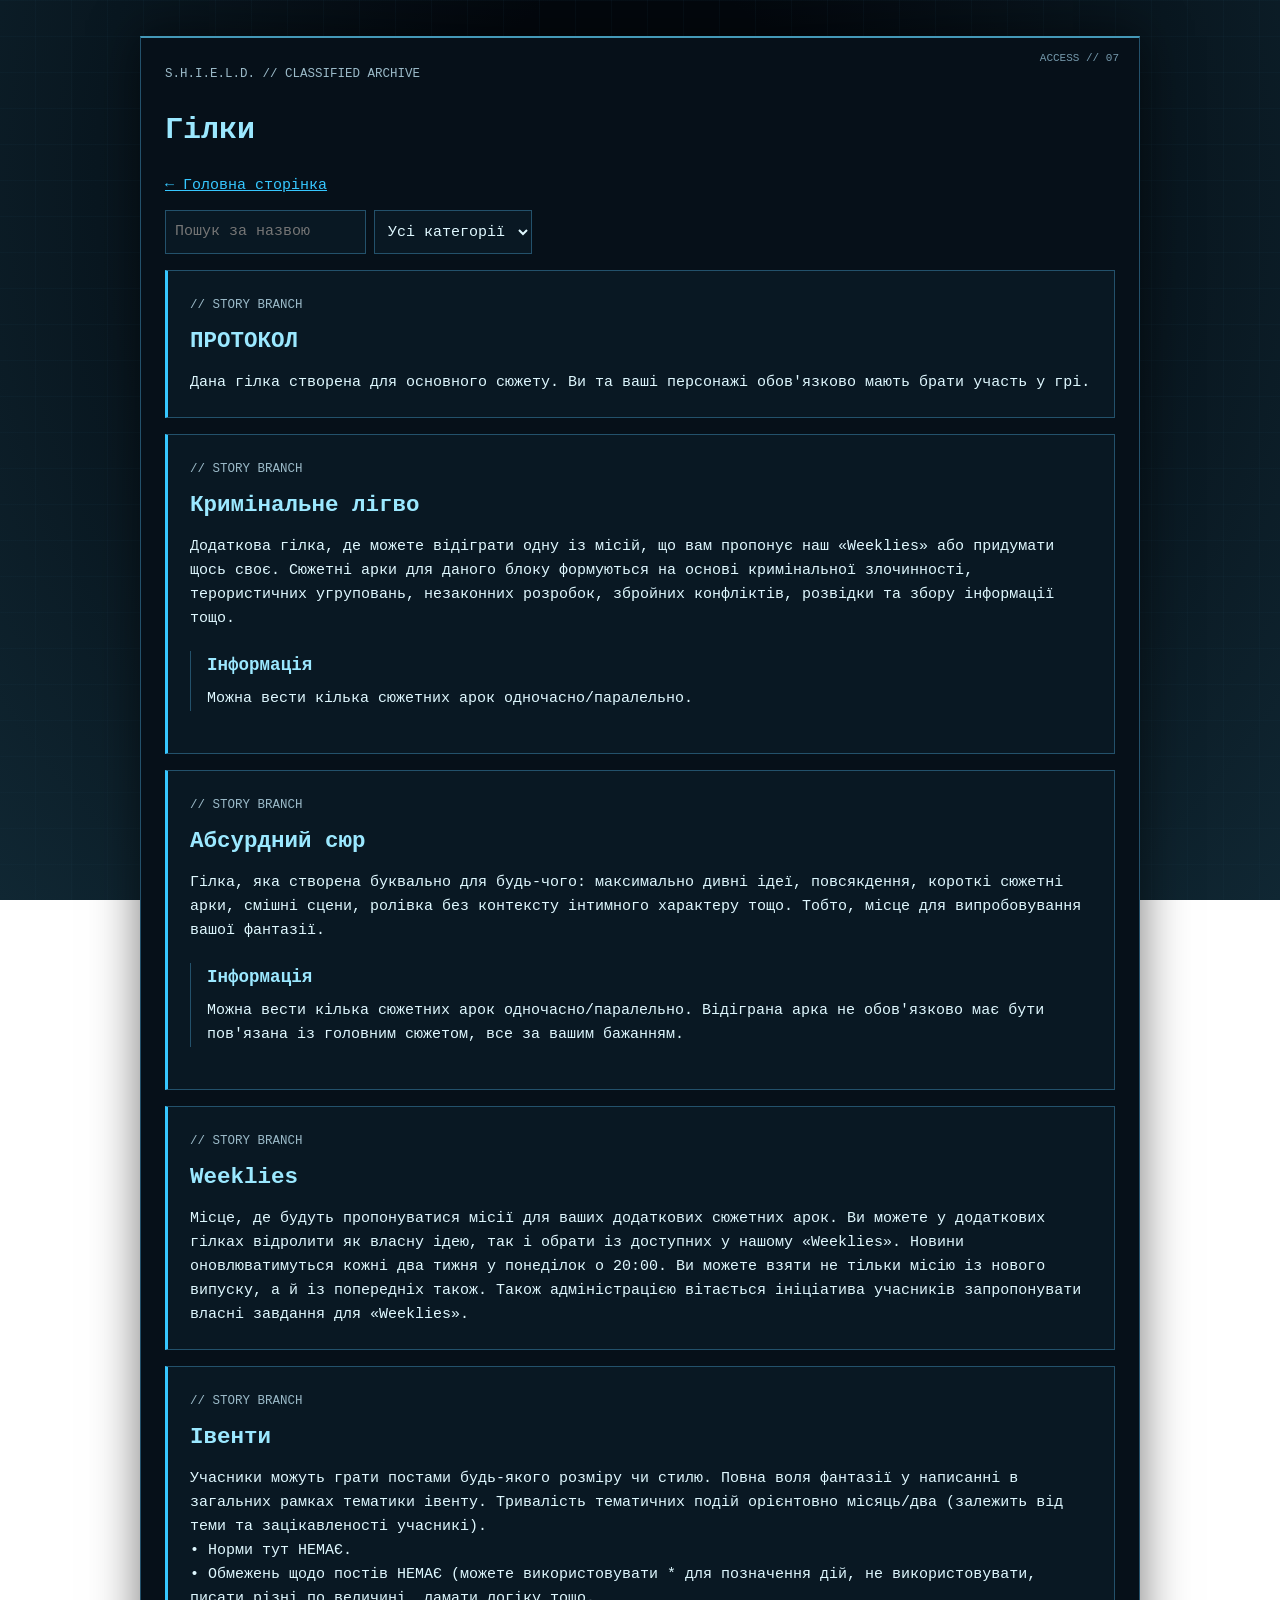
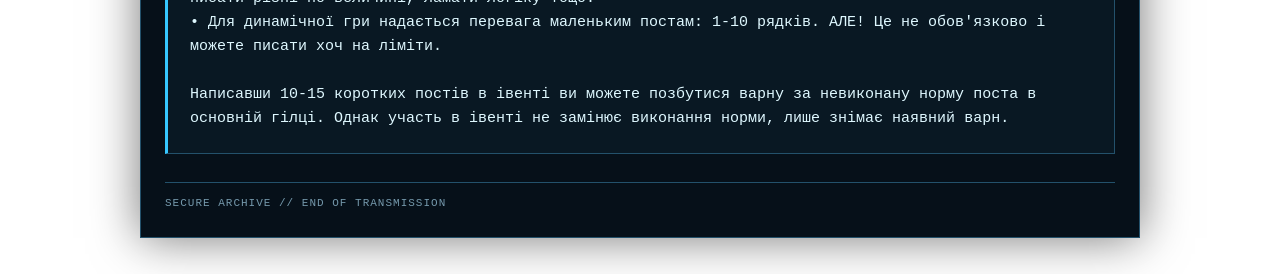
<file: branches.html>
<!doctype html><html lang="uk"><head><meta charset="utf-8"><meta name="viewport" content="width=device-width, initial-scale=1"><title>S.H.I.E.L.D. // Гілки</title><link rel="stylesheet" href="modules.css"></head><body data-module="branches"><main><small>S.H.I.E.L.D. // CLASSIFIED ARCHIVE</small><h1>Гілки</h1><a href="index.html">← Головна сторінка</a><div class="toolbar"><input id="search" placeholder="Пошук за назвою" aria-label="Пошук"><select id="filter" aria-label="Категорія"><option value="">Усі категорії</option></select></div><div id="records">Завантаження...</div></main><script src="modules.js"></script></body></html>
</file>
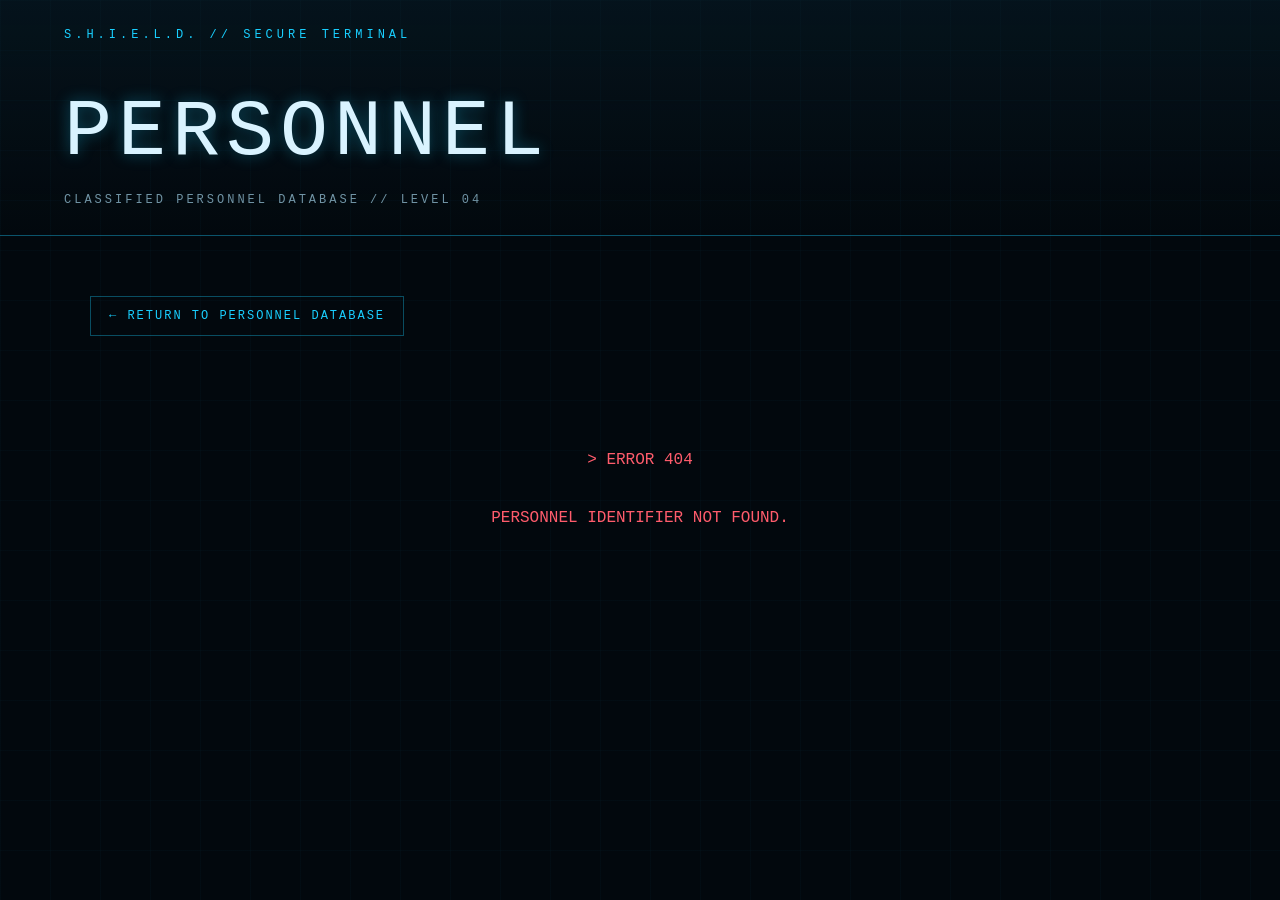
<file: character.html>
<!DOCTYPE html>
<html lang="uk">

<head>

<meta charset="UTF-8">

<meta name="viewport"
      content="width=device-width, initial-scale=1.0">

<title>S.H.I.E.L.D. // PERSONNEL FILE</title>

<style>

:root {

    --bg: #02080d;

    --panel: #06131b;

    --cyan: #19cfff;

    --cyan-soft: #5edfff;

    --text: #d9f3ff;

    --muted: #7194a5;

    --green: #5df2ae;

    --red: #ff5c6c;

}


* {

    box-sizing: border-box;

}


body {

    margin: 0;

    min-height: 100vh;

    color: var(--text);

    font-family:
        "Courier New",
        monospace;

    background:

        linear-gradient(
            rgba(20,130,170,.035) 1px,
            transparent 1px
        ),

        linear-gradient(
            90deg,
            rgba(20,130,170,.035) 1px,
            transparent 1px
        ),

        var(--bg);

    background-size: 50px 50px;

}


/* =========================
   HEADER
   ========================= */

.header {

    border-bottom:
        1px solid
        rgba(25,207,255,.35);

    padding:
        28px
        clamp(20px,5vw,70px);

    background:
        linear-gradient(
            180deg,
            rgba(10,40,55,.35),
            transparent
        );

}


.header-top {

    color: var(--cyan);

    font-size: 12px;

    letter-spacing: 4px;

    margin-bottom: 45px;

}


.header-title {

    margin: 0;

    font-size:
        clamp(38px,7vw,80px);

    font-weight: 300;

    letter-spacing: 6px;

    text-shadow:
        0 0 15px
        rgba(25,207,255,.35);

}


.header-subtitle {

    margin-top: 15px;

    color: var(--muted);

    letter-spacing: 3px;

    font-size: 12px;

}


/* =========================
   MAIN
   ========================= */

.container {

    width:
        min(1100px,90%);

    margin:
        60px auto 100px;

}


/* =========================
   BACK
   ========================= */

.back {

    display: inline-block;

    margin-bottom: 30px;

    padding:
        12px 18px;

    border:
        1px solid
        rgba(25,207,255,.35);

    color: var(--cyan);

    text-decoration: none;

    font-size: 12px;

    letter-spacing: 2px;

    transition: .2s;

}


.back:hover {

    background:
        rgba(25,207,255,.08);

    border-color:
        var(--cyan);

}


/* =========================
   DOSSIER
   ========================= */

.dossier {

    border:
        1px solid
        rgba(25,207,255,.4);

    background:
        linear-gradient(
            135deg,
            rgba(10,30,40,.85),
            rgba(2,10,15,.95)
        );

    padding:
        clamp(25px,5vw,60px);

    position: relative;

    box-shadow:
        0 0 30px
        rgba(0,150,200,.08);

}


.dossier::before,
.dossier::after {

    content: "";

    position: absolute;

    width: 35px;

    height: 35px;

    border-color:
        var(--cyan);

}


.dossier::before {

    top: -1px;

    left: -1px;

    border-top: 2px solid;

    border-left: 2px solid;

}


.dossier::after {

    right: -1px;

    bottom: -1px;

    border-right: 2px solid;

    border-bottom: 2px solid;

}


/* =========================
   DOSSIER TOP
   ========================= */

.dossier-top {

    display: grid;

    grid-template-columns:
        minmax(180px,280px)
        1fr;

    gap: 45px;

    align-items: start;

}


.photo-wrapper {

    aspect-ratio: 3 / 4;

    border:
        1px solid
        rgba(25,207,255,.35);

    background:
        rgba(0,15,22,.8);

    position: relative;

    overflow: hidden;

}


.photo-wrapper img {

    width: 100%;

    height: 100%;

    object-fit: cover;

    display: block;

}


.photo-placeholder {

    width: 100%;

    height: 100%;

    display: flex;

    align-items: center;

    justify-content: center;

    text-align: center;

    padding: 20px;

    color: var(--muted);

    font-size: 10px;

    letter-spacing: 2px;

}


.photo-label {

    position: absolute;

    left: 0;

    right: 0;

    bottom: 0;

    padding: 8px;

    background:
        rgba(2,8,13,.85);

    border-top:
        1px solid
        rgba(25,207,255,.25);

    color: var(--cyan);

    font-size: 9px;

    letter-spacing: 2px;

}


/* =========================
   FILE
   ========================= */

.file-number {

    color: var(--cyan);

    font-size: 12px;

    letter-spacing: 3px;

    margin-bottom: 25px;

}


.character-name {

    font-size:
        clamp(32px,6vw,60px);

    font-weight: 300;

    letter-spacing: 3px;

    margin:
        0 0 15px;

    text-shadow:
        0 0 15px
        rgba(25,207,255,.3);

}


.full-name {

    color: var(--muted);

    font-size: 13px;

    letter-spacing: 2px;

    margin-bottom: 18px;

}


/* =========================
   STATUS
   ========================= */

.status {

    display: inline-flex;

    align-items: center;

    gap: 8px;

    color: var(--green);

    font-size: 12px;

    letter-spacing: 2px;

    margin-bottom: 35px;

}


.status::before {

    content: "";

    width: 7px;

    height: 7px;

    border-radius: 50%;

    background:
        var(--green);

    box-shadow:
        0 0 10px
        var(--green);

}


/* =========================
   INFO
   ========================= */

.info-grid {

    display: grid;

    grid-template-columns:
        repeat(
            auto-fit,
            minmax(180px,1fr)
        );

    gap: 14px;

}


.info-box {

    border-left:
        2px solid
        var(--cyan);

    background:
        rgba(10,35,48,.45);

    padding:
        16px 18px;

}


.info-label {

    color: var(--muted);

    font-size: 9px;

    letter-spacing: 2px;

    margin-bottom: 8px;

}


.info-value {

    font-size: 14px;

}


/* =========================
   SECTIONS
   ========================= */

.section {

    margin-top: 45px;

}


.section-title {

    color: var(--cyan);

    font-size: 12px;

    letter-spacing: 4px;

    margin-bottom: 18px;

    border-bottom:
        1px solid
        rgba(25,207,255,.2);

    padding-bottom: 10px;

}


.section-text {

    color: #b7d0db;

    line-height: 1.8;

    font-size: 15px;

    white-space: pre-line;

}


/* =========================
   ABILITIES
   ========================= */

.abilities {

    display: flex;

    flex-wrap: wrap;

    gap: 10px;

}


.ability {

    border:
        1px solid
        rgba(25,207,255,.35);

    padding:
        9px 14px;

    color: var(--cyan-soft);

    font-size: 11px;

    letter-spacing: 1px;

    background:
        rgba(25,207,255,.03);

}


/* =========================
   CLASSIFIED
   ========================= */

.classified {

    margin-top: 50px;

    border:
        1px solid
        rgba(255,92,108,.3);

    padding: 20px;

    color: #ff8792;

    font-size: 11px;

    letter-spacing: 2px;

}


/* =========================
   LOADING / ERROR
   ========================= */

.loading {

    text-align: center;

    padding: 100px 20px;

    color: var(--cyan);

    letter-spacing: 3px;

    font-size: 13px;

}


.error {

    text-align: center;

    padding: 80px 20px;

    color: var(--red);

    line-height: 1.8;

}


/* =========================
   MOBILE
   ========================= */

@media(max-width:700px) {

    .dossier-top {

        grid-template-columns: 1fr;

    }

    .photo-wrapper {

        max-width: 280px;

        margin: auto;

    }

    .container {

        width: 92%;

        margin-top: 35px;

    }

}

</style>

</head>


<body>


<header class="header">

    <div class="header-top">

        S.H.I.E.L.D. //
        SECURE TERMINAL

    </div>


    <h1 class="header-title">

        PERSONNEL

    </h1>


    <div class="header-subtitle">

        CLASSIFIED PERSONNEL DATABASE //
        LEVEL 04

    </div>

</header>


<main class="container">


<a
    href="characters.html"
    class="back"
>

    ← RETURN TO PERSONNEL DATABASE

</a>


<div id="content">

    <div class="loading">

        > RETRIEVING PERSONNEL FILE...

    </div>

</div>


</main>


<script>

async function loadCharacter() {

    const content =
        document.getElementById(
            "content"
        );


    const params =
        new URLSearchParams(
            window.location.search
        );


    const characterId =
        params.get("id");


    if (!characterId) {

        content.innerHTML = `

            <div class="error">

                > ERROR 404

                <br><br>

                PERSONNEL IDENTIFIER
                NOT FOUND.

            </div>

        `;

        return;

    }


    try {

        const response =
            await fetch(
                "characters-data.json"
            );


        if (!response.ok) {

            throw new Error(
                "DATABASE UNAVAILABLE"
            );

        }


        const data =
            await response.json();


        const characters =
            Array.isArray(data)
                ? data
                : data.characters;


        const character =
            characters.find(
                item =>
                    item.id === characterId
            );


        if (!character) {

            content.innerHTML = `

                <div class="error">

                    > ACCESS ERROR

                    <br><br>

                    PERSONNEL FILE
                    NOT FOUND.

                </div>

            `;

            return;

        }


        renderCharacter(character);


        document.title =
            "S.H.I.E.L.D. // " +
            character.name;


    } catch(error) {

        console.error(error);


        content.innerHTML = `

            <div class="error">

                > DATABASE CONNECTION FAILED.

                <br><br>

                CHECK CHARACTERS-DATA.JSON

            </div>

        `;

    }

}


/* =========================
   RENDER
   ========================= */

function renderCharacter(character) {

    const content =
        document.getElementById(
            "content"
        );


    const abilities =
        Array.isArray(
            character.abilities
        )
        ? character.abilities
        : [];


    const abilitiesHTML =
        abilities.length

        ? `

            <div class="section">

                <div class="section-title">

                    ABILITIES //
                    CAPABILITIES

                </div>


                <div class="abilities">

                    ${abilities
                        .map(
                            ability =>
                            `

                            <span class="ability">

                                ${escapeHTML(
                                    ability
                                )}

                            </span>

                            `
                        )
                        .join("")
                    }

                </div>

            </div>

        `

        : "";


    const photoHTML =
        character.photo

        ? `

            <img
                src="${escapeAttribute(
                    character.photo
                )}"
                alt="${escapeAttribute(
                    character.name
                )}"
            >

        `

        : `

            <div class="photo-placeholder">

                NO VISUAL DATA AVAILABLE

                <br><br>

                S.H.I.E.L.D.
                ARCHIVE

            </div>

        `;


    content.innerHTML = `

        <article class="dossier">


            <div class="dossier-top">


                <div class="photo-wrapper">

                    ${photoHTML}

                    <div class="photo-label">

                        VISUAL IDENTIFICATION

                    </div>

                </div>


                <div>


                    <div class="file-number">

                        FILE //
                        ${
                            character.file ||
                            character.id
                                .toUpperCase()
                        }

                    </div>


                    <h1 class="character-name">

                        ${escapeHTML(
                            character.name ||
                            "CLASSIFIED"
                        )}

                    </h1>


                    ${
                        character.fullName

                        ? `

                            <div class="full-name">

                                ${escapeHTML(
                                    character.fullName
                                )}

                            </div>

                        `

                        : ""
                    }


                    <div class="status">

                        ${escapeHTML(
                            character.status ||
                            "CLASSIFIED"
                        )}

                    </div>


                    <div class="info-grid">


                        ${infoBox(
                            "ALIAS",
                            character.alias
                        )}


                        ${infoBox(
                            "AGE",
                            character.age
                        )}


                        ${infoBox(
                            "AFFILIATION",
                            character.affiliation
                        )}


                        ${infoBox(
                            "ROLE",
                            character.role
                        )}


                        ${infoBox(
                            "LOCATION",
                            character.location
                        )}


                    </div>


                </div>


            </div>


            ${
                character.description

                ? `

                    <div class="section">

                        <div class="section-title">

                            PERSONNEL SUMMARY

                        </div>

                        <div class="section-text">

                            ${escapeHTML(
                                character.description
                            )}

                        </div>

                    </div>

                `

                : ""
            }


            ${abilitiesHTML}


            ${
                character.personality

                ? `

                    <div class="section">

                        <div class="section-title">

                            PSYCHOLOGICAL PROFILE

                        </div>

                        <div class="section-text">

                            ${escapeHTML(
                                character.personality
                            )}

                        </div>

                    </div>

                `

                : ""
            }


            ${
                character.history

                ? `

                    <div class="section">

                        <div class="section-title">

                            HISTORY

                        </div>

                        <div class="section-text">

                            ${escapeHTML(
                                character.history
                            )}

                        </div>

                    </div>

                `

                : ""
            }


            ${
                character.relationships

                ? `

                    <div class="section">

                        <div class="section-title">

                            RELATIONSHIPS

                        </div>

                        <div class="section-text">

                            ${escapeHTML(
                                character.relationships
                            )}

                        </div>

                    </div>

                `

                : ""
            }


            ${
                character.notes

                ? `

                    <div class="section">

                        <div class="section-title">

                            ARCHIVE NOTES

                        </div>

                        <div class="section-text">

                            ${escapeHTML(
                                character.notes
                            )}

                        </div>

                    </div>

                `

                : ""
            }


            <div class="classified">

                ◈ S.H.I.E.L.D. CLASSIFIED

                <br><br>

                UNAUTHORIZED DISTRIBUTION
                OF THIS FILE IS PROHIBITED.

            </div>


        </article>

    `;

}


/* =========================
   INFO BOX
   ========================= */

function infoBox(
    label,
    value
) {

    if (
        !value ||
        value === "UNKNOWN"
    ) {

        return "";

    }


    return `

        <div class="info-box">

            <div class="info-label">

                ${label}

            </div>


            <div class="info-value">

                ${escapeHTML(
                    value
                )}

            </div>

        </div>

    `;

}


/* =========================
   SECURITY
   ========================= */

function escapeHTML(
    text
) {

    const div =
        document.createElement(
            "div"
        );

    div.textContent =
        text;

    return div.innerHTML;

}


function escapeAttribute(
    text
) {

    return String(text)
        .replace(
            /&/g,
            "&amp;"
        )
        .replace(
            /"/g,
            "&quot;"
        )
        .replace(
            /</g,
            "&lt;"
        )
        .replace(
            />/g,
            "&gt;"
        );

}


loadCharacter();

</script>


</body>

</html>
</file>
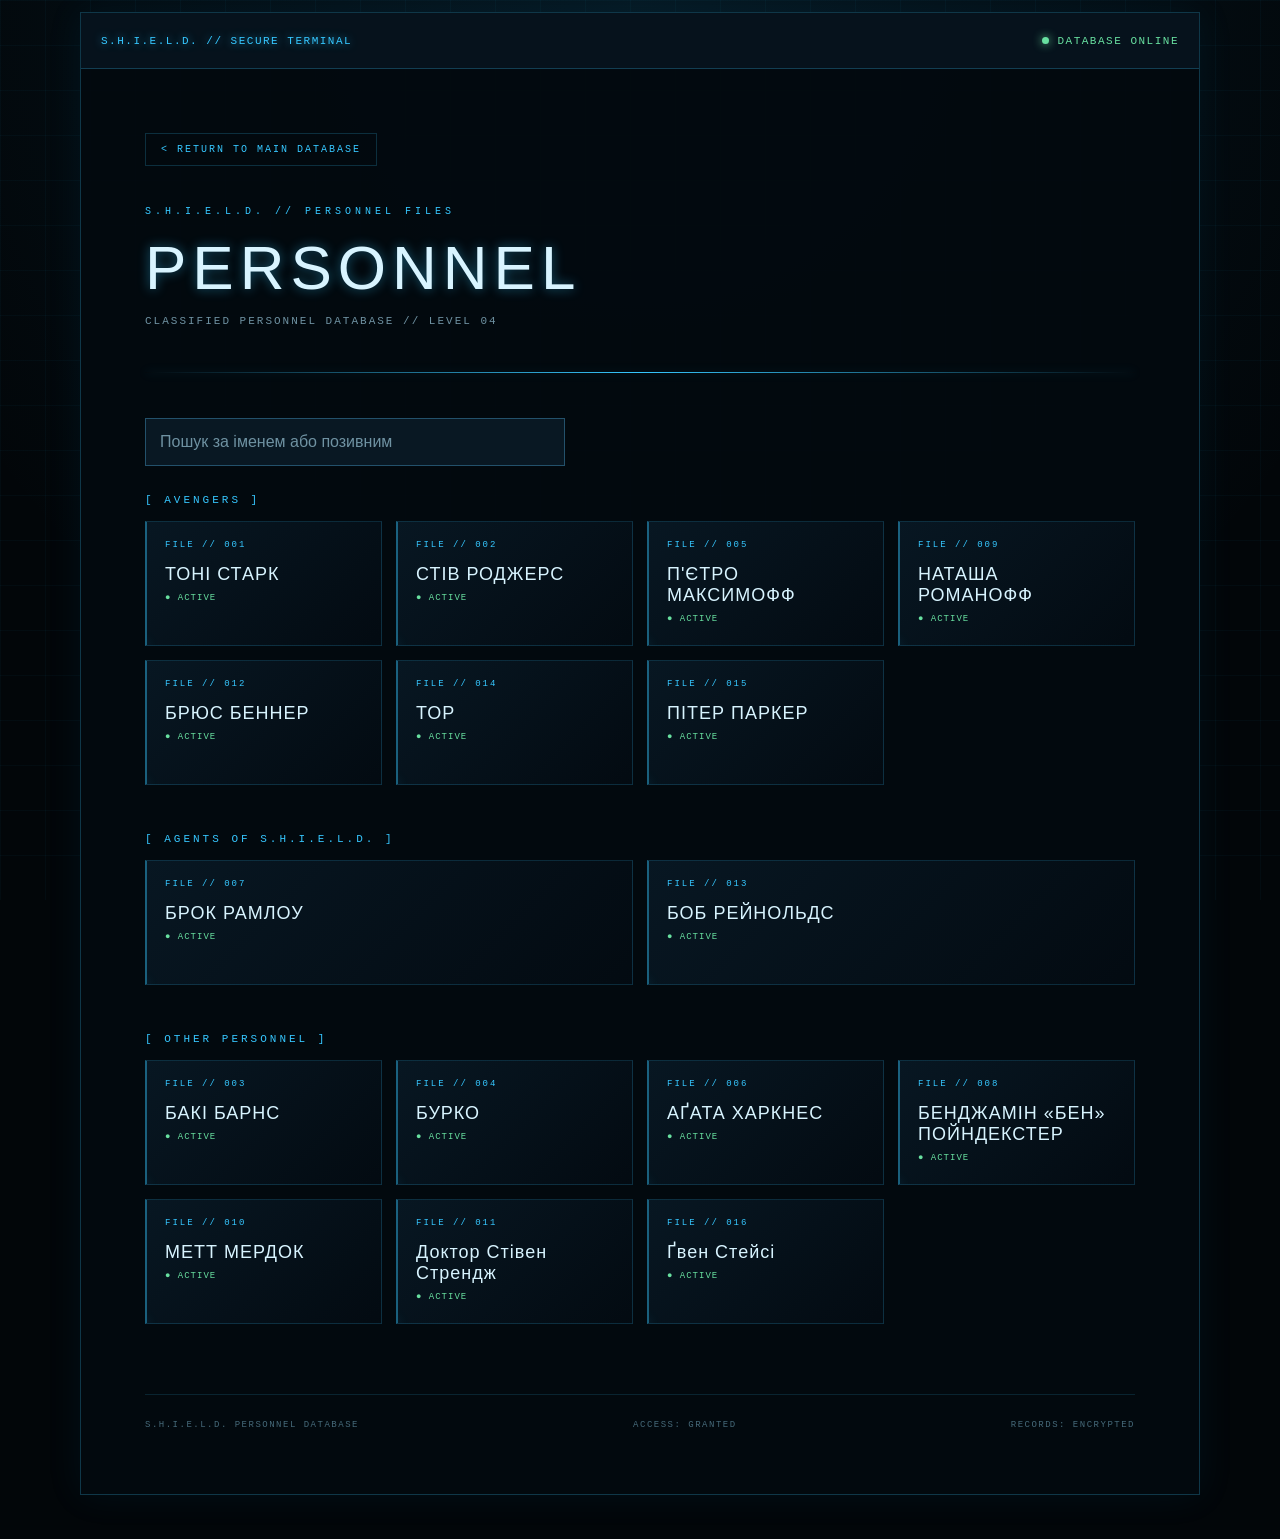
<file: characters.html>
<!DOCTYPE html>
<html lang="uk">

<head>

<meta charset="UTF-8">

<meta name="viewport"
      content="width=device-width, initial-scale=1.0">

<title>S.H.I.E.L.D. // PERSONNEL DATABASE</title>

<style>

/* =========================================================
   S.H.I.E.L.D. PERSONNEL DATABASE
   ========================================================= */

:root {

    --bg: #020609;
    --panel: #061019;
    --panel2: #091823;

    --blue: #36c7ff;
    --blue-light: #9be8ff;

    --text: #d8f4ff;
    --muted: #6f92a2;

    --green: #68e0a0;
    --red: #ff5364;
}


/* =========================================================
   GLOBAL
   ========================================================= */

* {
    box-sizing: border-box;
}

html {
    scroll-behavior: smooth;
}

body {

    margin: 0;

    min-height: 100vh;

    background:
        radial-gradient(
            circle at 50% 0%,
            rgba(25,130,180,.14),
            transparent 48%
        ),
        #020609;

    color: var(--text);

    font-family:
        "Segoe UI",
        Arial,
        sans-serif;

    overflow-x: hidden;
}


/* BACKGROUND GRID */

body::before {

    content: "";

    position: fixed;

    inset: 0;

    background-image:

        linear-gradient(
            rgba(54,199,255,.035) 1px,
            transparent 1px
        ),

        linear-gradient(
            90deg,
            rgba(54,199,255,.035) 1px,
            transparent 1px
        );

    background-size: 45px 45px;

    pointer-events: none;

    z-index: -2;
}


/* SCANNING LINE */

body::after {

    content: "";

    position: fixed;

    left: 0;
    right: 0;

    top: -10%;

    height: 2px;

    background:
        linear-gradient(
            90deg,
            transparent,
            var(--blue),
            transparent
        );

    box-shadow:
        0 0 12px var(--blue);

    animation:
        scan 8s linear infinite;

    pointer-events: none;

    z-index: 100;
}


@keyframes scan {

    from {
        top: -10%;
    }

    to {
        top: 110%;
    }
}


/* =========================================================
   TERMINAL
   ========================================================= */

.terminal {

    width:
        min(
            1120px,
            calc(100% - 24px)
        );

    margin:
        12px auto 40px;

    min-height: 90vh;

    background:
        rgba(3,10,15,.96);

    border:
        1px solid rgba(54,199,255,.24);

    box-shadow:
        0 0 35px rgba(0,140,210,.08);

    position: relative;

    overflow: hidden;
}


/* =========================================================
   TOP BAR
   ========================================================= */

.topbar {

    height: 56px;

    padding: 0 20px;

    display: flex;

    align-items: center;

    justify-content: space-between;

    border-bottom:
        1px solid rgba(54,199,255,.24);

    background:
        rgba(7,20,29,.95);

    font-family:
        Consolas,
        monospace;

    font-size: 11px;

    letter-spacing: 1.5px;
}


.system-name {

    color: var(--blue);

    text-shadow:
        0 0 9px rgba(54,199,255,.65);
}


.database-status {

    color: var(--green);

    display: flex;

    align-items: center;

    gap: 8px;
}


.dot {

    width: 7px;
    height: 7px;

    border-radius: 50%;

    background:
        var(--green);

    box-shadow:
        0 0 10px var(--green);

    animation:
        pulse 1.7s infinite;
}


@keyframes pulse {

    50% {
        opacity: .3;
    }
}


/* =========================================================
   CONTENT
   ========================================================= */

.content {

    padding:
        clamp(
            25px,
            5vw,
            65px
        );
}


/* =========================================================
   RETURN BUTTON
   ========================================================= */

.return {

    display: inline-block;

    margin-bottom: 40px;

    color: var(--blue);

    text-decoration: none;

    font-family:
        Consolas,
        monospace;

    font-size: 10px;

    letter-spacing: 2px;

    border:
        1px solid rgba(54,199,255,.2);

    padding:
        10px 15px;

    transition:
        .25s;
}


.return:hover {

    background:
        rgba(54,199,255,.08);

    box-shadow:
        0 0 15px rgba(54,199,255,.15);
}


/* =========================================================
   HEADER
   ========================================================= */

.classification {

    color: var(--blue);

    font-family:
        Consolas,
        monospace;

    font-size: 10px;

    letter-spacing: 4px;

    margin-bottom: 15px;
}


h1 {

    margin: 0;

    font-size:
        clamp(
            32px,
            7vw,
            62px
        );

    font-weight: 300;

    letter-spacing: 6px;

    text-shadow:
        0 0 12px rgba(54,199,255,.45);
}


.subtitle {

    margin-top: 12px;

    color: var(--muted);

    font-family:
        Consolas,
        monospace;

    font-size: 11px;

    letter-spacing: 2px;
}


/* =========================================================
   DIVIDER
   ========================================================= */

.divider {

    height: 1px;

    margin:
        45px 0;

    background:
        linear-gradient(
            90deg,
            transparent,
            var(--blue),
            transparent
        );

    box-shadow:
        0 0 10px rgba(54,199,255,.25);
}


/* =========================================================
   CATEGORY
   ========================================================= */

.category {

    margin-bottom: 48px;
}


.category-title {

    font-family:
        Consolas,
        monospace;

    color:
        var(--blue);

    font-size: 11px;

    letter-spacing: 3px;

    margin-bottom: 15px;
}


/* =========================================================
   CHARACTER GRID
   ========================================================= */

.characters {

    display: grid;

    grid-template-columns:
        repeat(
            auto-fit,
            minmax(
                210px,
                1fr
            )
        );

    gap: 14px;
}


/* =========================================================
   CHARACTER CARD
   ========================================================= */

.character {

    display: block;

    text-decoration: none;

    color: var(--text);

    padding: 18px;

    min-height: 125px;

    background:
        linear-gradient(
            135deg,
            rgba(8,24,35,.95),
            rgba(3,11,17,.96)
        );

    border:
        1px solid rgba(54,199,255,.16);

    border-left:
        2px solid rgba(54,199,255,.45);

    position: relative;

    overflow: hidden;

    transition:
        .3s ease;
}


/* ANIMATED BOTTOM LINE */

.character::after {

    content: "";

    position: absolute;

    left: -100%;

    bottom: 0;

    width: 100%;

    height: 1px;

    background:
        var(--blue);

    box-shadow:
        0 0 12px var(--blue);

    transition:
        .5s;
}


.character:hover {

    transform:
        translateY(-4px);

    border-color:
        rgba(54,199,255,.5);

    box-shadow:
        0 0 25px rgba(54,199,255,.08);
}


.character:hover::after {

    left: 0;
}


/* =========================================================
   CARD NUMBER
   ========================================================= */

.number {

    color:
        var(--blue);

    font-family:
        Consolas,
        monospace;

    font-size: 9px;

    letter-spacing: 2px;

    margin-bottom: 14px;
}


/* =========================================================
   CHARACTER NAME
   ========================================================= */

.name {

    font-size: 18px;

    letter-spacing: 1px;

    margin-bottom: 8px;
}


/* =========================================================
   CHARACTER STATUS
   ========================================================= */

.card-status {

    font-family:
        Consolas,
        monospace;

    font-size: 9px;

    letter-spacing: 1px;

    color:
        var(--green);
}


/* =========================================================
   EMPTY CATEGORY
   ========================================================= */

.empty-category {

    padding: 20px;

    border:
        1px solid rgba(54,199,255,.1);

    color:
        var(--muted);

    font-family:
        Consolas,
        monospace;

    font-size: 9px;

    letter-spacing: 1px;
}


/* =========================================================
   ERROR
   ========================================================= */

.database-error {

    padding: 25px;

    border:
        1px solid rgba(255,83,100,.35);

    color:
        var(--red);

    font-family:
        Consolas,
        monospace;

    font-size: 10px;

    line-height: 1.8;

    background:
        rgba(255,83,100,.03);
}


/* =========================================================
   FOOTER
   ========================================================= */

.footer {

    margin-top: 70px;

    padding-top: 25px;

    border-top:
        1px solid rgba(54,199,255,.14);

    display: flex;

    justify-content: space-between;

    flex-wrap: wrap;

    gap: 15px;

    color:
        #466a7a;

    font-family:
        Consolas,
        monospace;

    font-size: 9px;

    letter-spacing: 1.5px;
}


/* =========================================================
   MOBILE
   ========================================================= */

@media(max-width:650px) {

    .terminal {

        width:
            calc(100% - 10px);

        margin:
            5px auto 20px;
    }


    .topbar {

        padding:
            0 11px;

        font-size: 8px;
    }


    .content {

        padding:
            25px 17px;
    }


    .characters {

        grid-template-columns:
            1fr;
    }


    .character {

        min-height:
            115px;
    }


    .footer {

        flex-direction:
            column;
    }

}

</style>

<style>
.shield-search { margin: 22px 0 28px; }
.shield-search input { box-sizing:border-box; width:min(100%,420px); padding:14px; background:#091823; border:1px solid #23516b; color:#d8f4ff; font:inherit; border-radius:0; }
.shield-search input:focus { outline:1px solid #36c7ff; }
.shield-search input::placeholder {color:#6f92a2;}
.shield-search p { color:#9be8ff; font-size:14px; margin:12px 0; }
[hidden] {display:none !important;}
</style>
</head>


<body>


<div class="terminal">


    <!-- =====================================================
         TOP BAR
         ===================================================== -->

    <div class="topbar">

        <div class="system-name">

            S.H.I.E.L.D. //
            SECURE TERMINAL

        </div>


        <div class="database-status">

            <span class="dot"></span>

            DATABASE ONLINE

        </div>

    </div>


    <!-- =====================================================
         MAIN CONTENT
         ===================================================== -->

    <main class="content">


        <!-- RETURN -->

        <a
            href="index.html"
            class="return"
        >

            &lt; RETURN TO MAIN DATABASE

        </a>


        <!-- HEADER -->

        <div class="classification">

            S.H.I.E.L.D. //
            PERSONNEL FILES

        </div>


        <h1>

            PERSONNEL

        </h1>


        <div class="subtitle">

            CLASSIFIED PERSONNEL DATABASE //
            LEVEL 04

        </div>


        <div class="divider"></div>


        <!-- =================================================
             AVENGERS
             ================================================= -->

        <div class="shield-search"><input id="shield-search" type="search" aria-label="Пошук за іменем або позивним" placeholder="Пошук за іменем або позивним" autocomplete="off"><p id="shield-search-empty" role="status" hidden>Нічого не знайдено.</p></div>
<section class="category">


            <div class="category-title">

                [ AVENGERS ]

            </div>


            <div
                class="characters"
                id="avengers-container"
            >

                <div class="empty-category">

                    &gt; LOADING PERSONNEL FILES...

                </div>

            </div>


        </section>


        <!-- =================================================
             AGENTS OF S.H.I.E.L.D.
             ================================================= -->

        <section class="category">


            <div class="category-title">

                [ AGENTS OF S.H.I.E.L.D. ]

            </div>


            <div
                class="characters"
                id="agents-container"
            >

                <div class="empty-category">

                    &gt; LOADING PERSONNEL FILES...

                </div>

            </div>


        </section>


        <!-- =================================================
             OTHER PERSONNEL
             ================================================= -->

        <section class="category">


            <div class="category-title">

                [ OTHER PERSONNEL ]

            </div>


            <div
                class="characters"
                id="other-container"
            >

                <div class="empty-category">

                    &gt; LOADING PERSONNEL FILES...

                </div>

            </div>


        </section>


        <!-- =================================================
             FOOTER
             ================================================= -->

        <footer class="footer">


            <span>

                S.H.I.E.L.D.
                PERSONNEL DATABASE

            </span>


            <span>

                ACCESS: GRANTED

            </span>


            <span>

                RECORDS: ENCRYPTED

            </span>


        </footer>


    </main>


</div>


<!-- =========================================================
     DATABASE ENGINE
     ========================================================= -->

<script>

async function loadCharacters() {


    const avengersContainer =
        document.getElementById(
            "avengers-container"
        );


    const agentsContainer =
        document.getElementById(
            "agents-container"
        );


    const otherContainer =
        document.getElementById(
            "other-container"
        );


    try {


        /* ---------------------------------------------
           CONNECT TO DATABASE

           CACHE-BUSTING:
           Додаємо поточний час до URL,
           щоб браузер не використовував
           стару версію characters-data.json.
           --------------------------------------------- */

        const response =
            await fetch(
                "characters-data.json?cache=" +
                Date.now()
            );


        if (!response.ok) {

            throw new Error(
                "DATABASE CONNECTION FAILED"
            );

        }


        const characters =
            await response.json();


        /* ---------------------------------------------
           CLEAR LOADING MESSAGES
           --------------------------------------------- */

        avengersContainer.innerHTML = "";

        agentsContainer.innerHTML = "";

        otherContainer.innerHTML = "";


        /* ---------------------------------------------
           CHARACTER COUNTER
           --------------------------------------------- */

        let fileNumber = 1;


        /* ---------------------------------------------
           CREATE CHARACTER CARD
           --------------------------------------------- */

        characters.forEach(
            character => {


                const card =
                    document.createElement(
                        "a"
                    );


                card.className =
                    "character";
                card.dataset.search = [character.name, character.fullName, character.alias].filter(Boolean).join(" ");


                /*
                   Every character receives
                   their own ID.

                   Example:

                   character.html?id=wanda
                */

                card.href =
                    "character.html?id=" +
                    encodeURIComponent(
                        character.id
                    );


                const number =
                    String(
                        fileNumber
                    ).padStart(
                        3,
                        "0"
                    );


                card.innerHTML = `

                    <div class="number">

                        FILE // ${number}

                    </div>


                    <div class="name">

                        ${escapeHTML(
                            character.name ||
                            "CLASSIFIED"
                        )}

                    </div>


                    <div class="card-status">

                        ●

                        ${escapeHTML(
                            character.status ||
                            "CLASSIFIED"
                        )}

                    </div>

                `;


                /*
                   ---------------------------------
                   DETERMINE CATEGORY
                   ---------------------------------

                   group values:

                   avengers
                   agents
                   other
                */

                const group =
                    String(
                        character.group ||
                        "other"
                    )
                    .toLowerCase()
                    .trim();


                if (
                    group === "avengers"
                ) {


                    avengersContainer
                        .appendChild(
                            card
                        );


                } else if (
                    group === "agents"
                    ||
                    group ===
                    "agents of s.h.i.e.l.d."
                    ||
                    group ===
                    "agent"
                ) {


                    agentsContainer
                        .appendChild(
                            card
                        );


                } else {


                    otherContainer
                        .appendChild(
                            card
                        );

                }


                fileNumber++;

            }
        );


        /* ---------------------------------------------
           EMPTY SECTIONS
           --------------------------------------------- */

        showEmptyMessage(
            avengersContainer,
            "NO AVENGERS RECORDS FOUND."
        );


        showEmptyMessage(
            agentsContainer,
            "NO S.H.I.E.L.D. AGENT RECORDS FOUND."
        );


        showEmptyMessage(
            otherContainer,
            "NO OTHER PERSONNEL RECORDS FOUND."
        );


    } catch (error) {


        console.error(
            error
        );


        const errorMessage = `

            <div class="database-error">

                &gt; ERROR:
                PERSONNEL DATABASE OFFLINE.

                <br>

                &gt; ${escapeHTML(
                    error.message
                )}

                <br>

                &gt; CHECK:
                characters-data.json

            </div>

        `;


        avengersContainer.innerHTML =
            errorMessage;


        agentsContainer.innerHTML =
            "";


        otherContainer.innerHTML =
            "";

    }

}


/* =========================================================
   EMPTY SECTION HELPER
   ========================================================= */

function showEmptyMessage(
    container,
    message
) {


    if (
        container.children.length === 0
    ) {


        container.innerHTML = `

            <div class="empty-category">

                &gt; ${message}

            </div>

        `;

    }

}


/* =========================================================
   HTML SAFETY
   ========================================================= */

function escapeHTML(
    text
) {


    const div =
        document.createElement(
            "div"
        );


    div.textContent =
        text;


    return div.innerHTML;

}


/* =========================================================
   START DATABASE
   ========================================================= */

loadCharacters();

</script>


<script>
(() => {
 const input = document.getElementById('shield-search');
 const normalize = value => String(value).normalize('NFKC').toLocaleLowerCase('uk').replace(/[’ʼ‘`]/g,"'");
 function filter() {
 const q = normalize(input.value).trim();
 const matches = value => q.split(/\s+/).every(word => normalize(value).includes(word));
 const cards = [...document.querySelectorAll('.category a.character')];
 cards.forEach(card => card.hidden = !matches(card.dataset.search || card.textContent));
 document.querySelectorAll('.category').forEach(section => {section.hidden = !!q && !section.querySelector('a.character:not([hidden])');});
 document.getElementById('shield-search-empty').hidden = !q || !cards.length || cards.some(card => !card.hidden);
 }
 input.addEventListener('input',filter);
 new MutationObserver(filter).observe(document.querySelector('.content'),{childList:true,subtree:true});
 filter();
})();
</script>
</body>

</html>
</file>
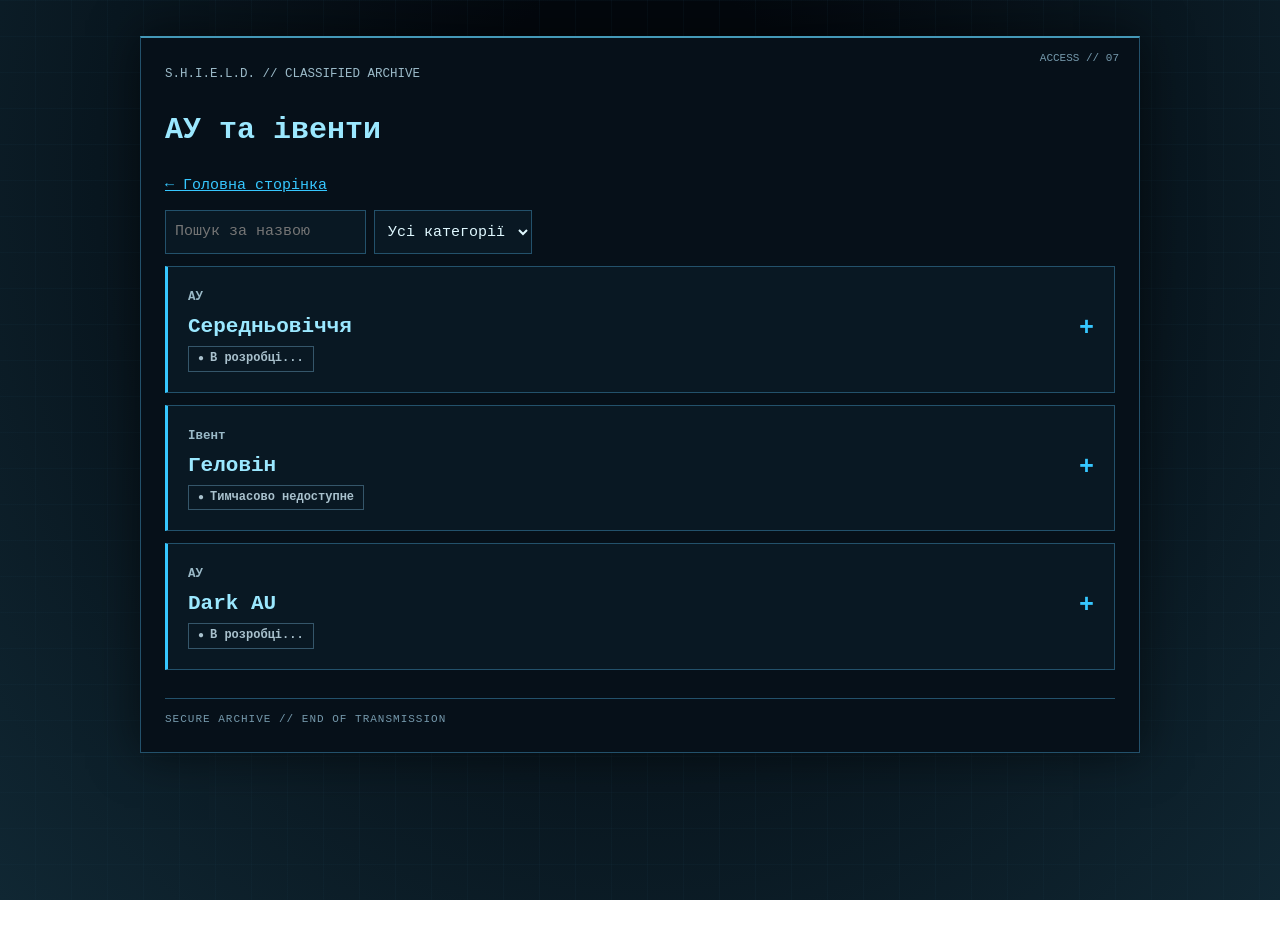
<file: events.html>
<!doctype html><html lang="uk"><head><meta charset="utf-8"><meta name="viewport" content="width=device-width, initial-scale=1"><title>S.H.I.E.L.D. // АУ та івенти</title><link rel="stylesheet" href="modules.css"></head><body data-module="events"><main><small>S.H.I.E.L.D. // CLASSIFIED ARCHIVE</small><h1>АУ та івенти</h1><a href="index.html">← Головна сторінка</a><div class="toolbar"><input id="search" placeholder="Пошук за назвою" aria-label="Пошук"><select id="filter" aria-label="Категорія"><option value="">Усі категорії</option></select></div><div id="records">Завантаження...</div></main><script src="modules.js"></script></body></html>
</file>
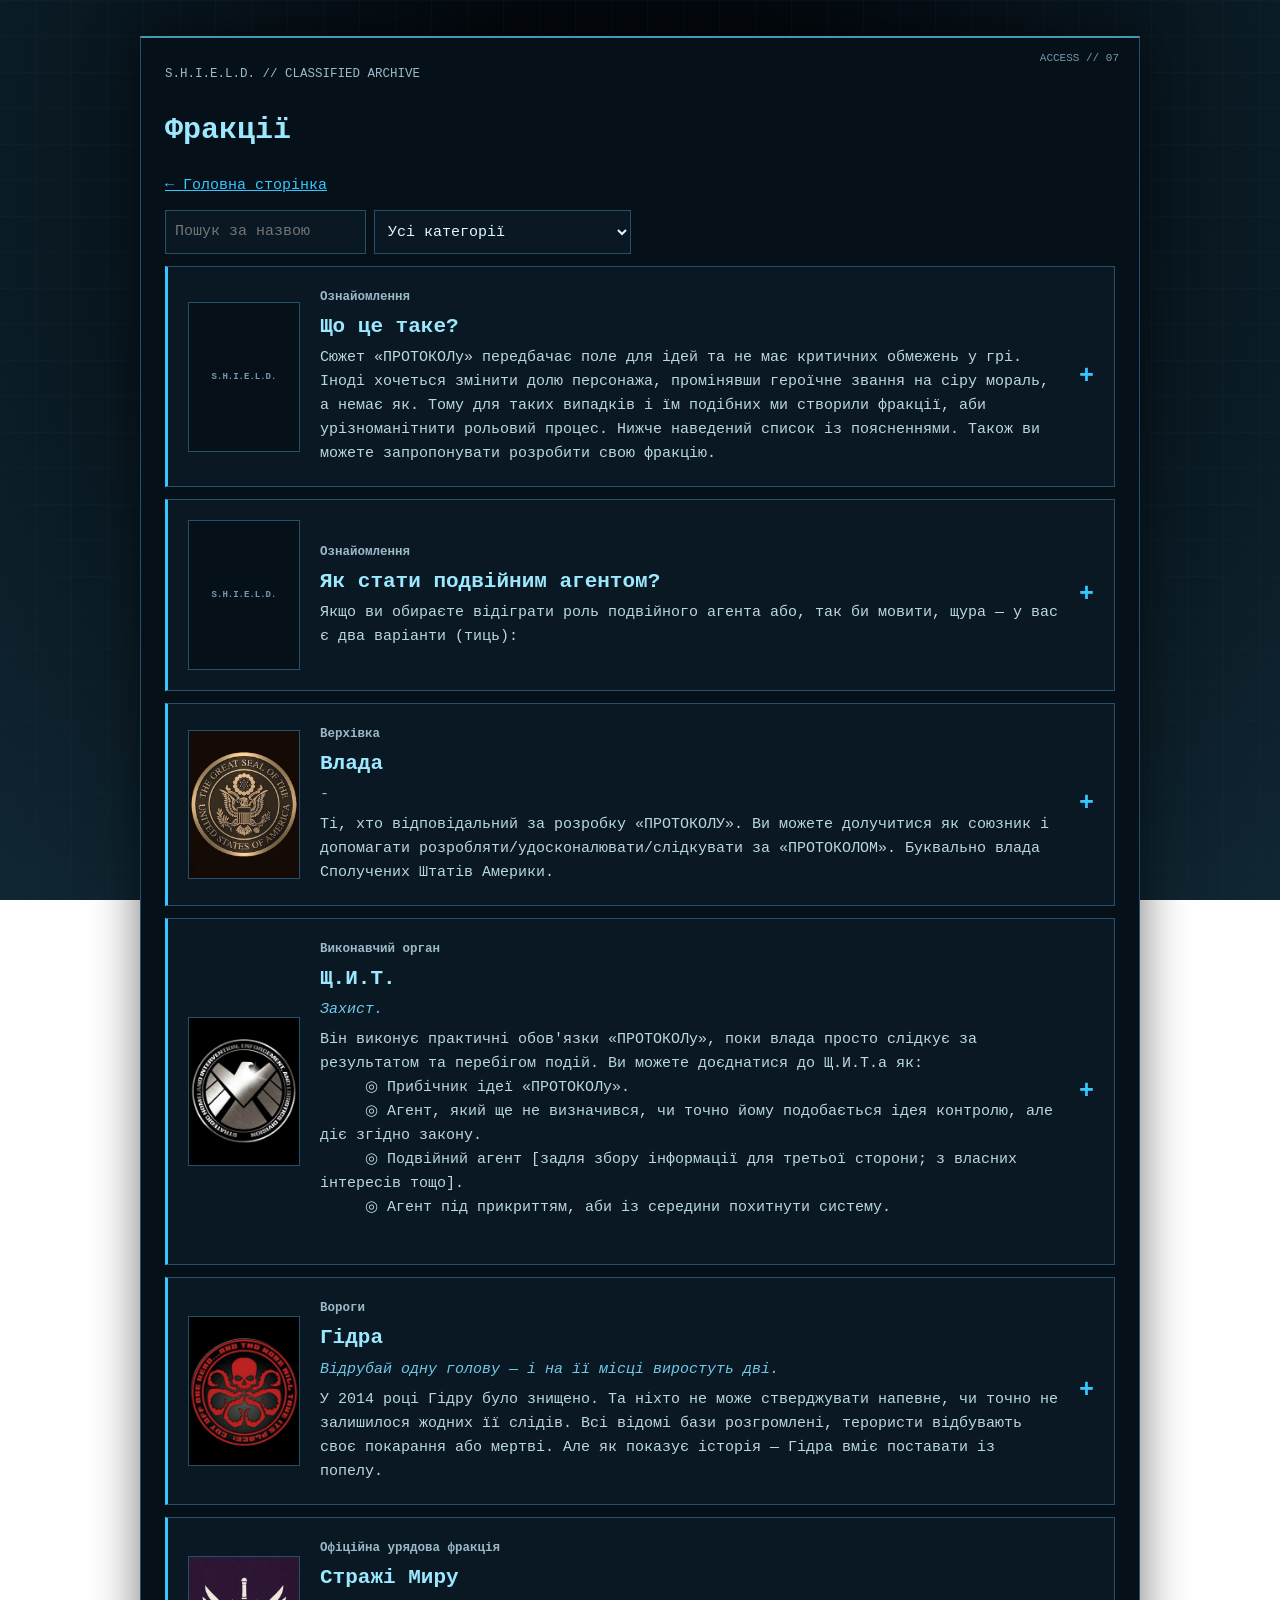
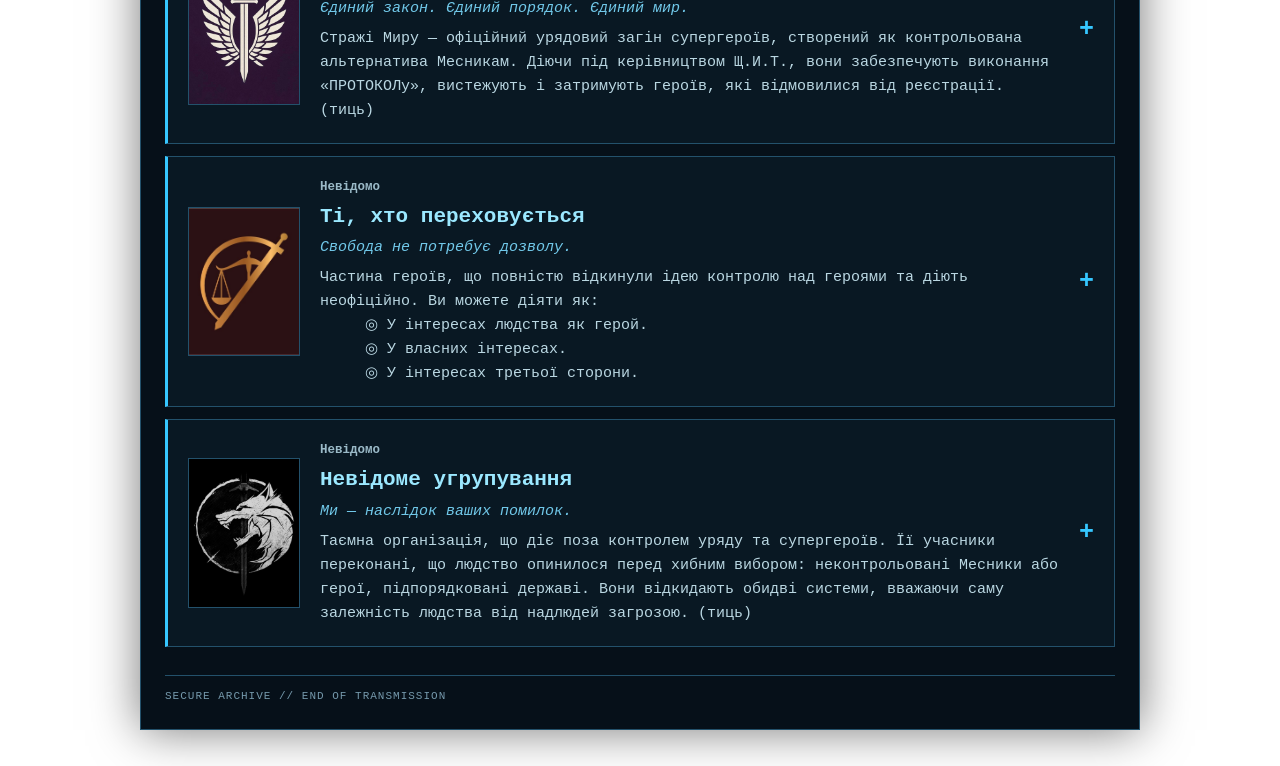
<file: factions.html>
<!doctype html><html lang="uk"><head><meta charset="utf-8"><meta name="viewport" content="width=device-width, initial-scale=1"><title>S.H.I.E.L.D. // Фракції</title><link rel="stylesheet" href="modules.css"></head><body data-module="factions"><main><small>S.H.I.E.L.D. // CLASSIFIED ARCHIVE</small><h1>Фракції</h1><a href="index.html">← Головна сторінка</a><div class="toolbar"><input id="search" placeholder="Пошук за назвою" aria-label="Пошук"><select id="filter" aria-label="Категорія"><option value="">Усі категорії</option></select></div><div id="records">Завантаження...</div></main><script src="modules.js"></script></body></html>
</file>
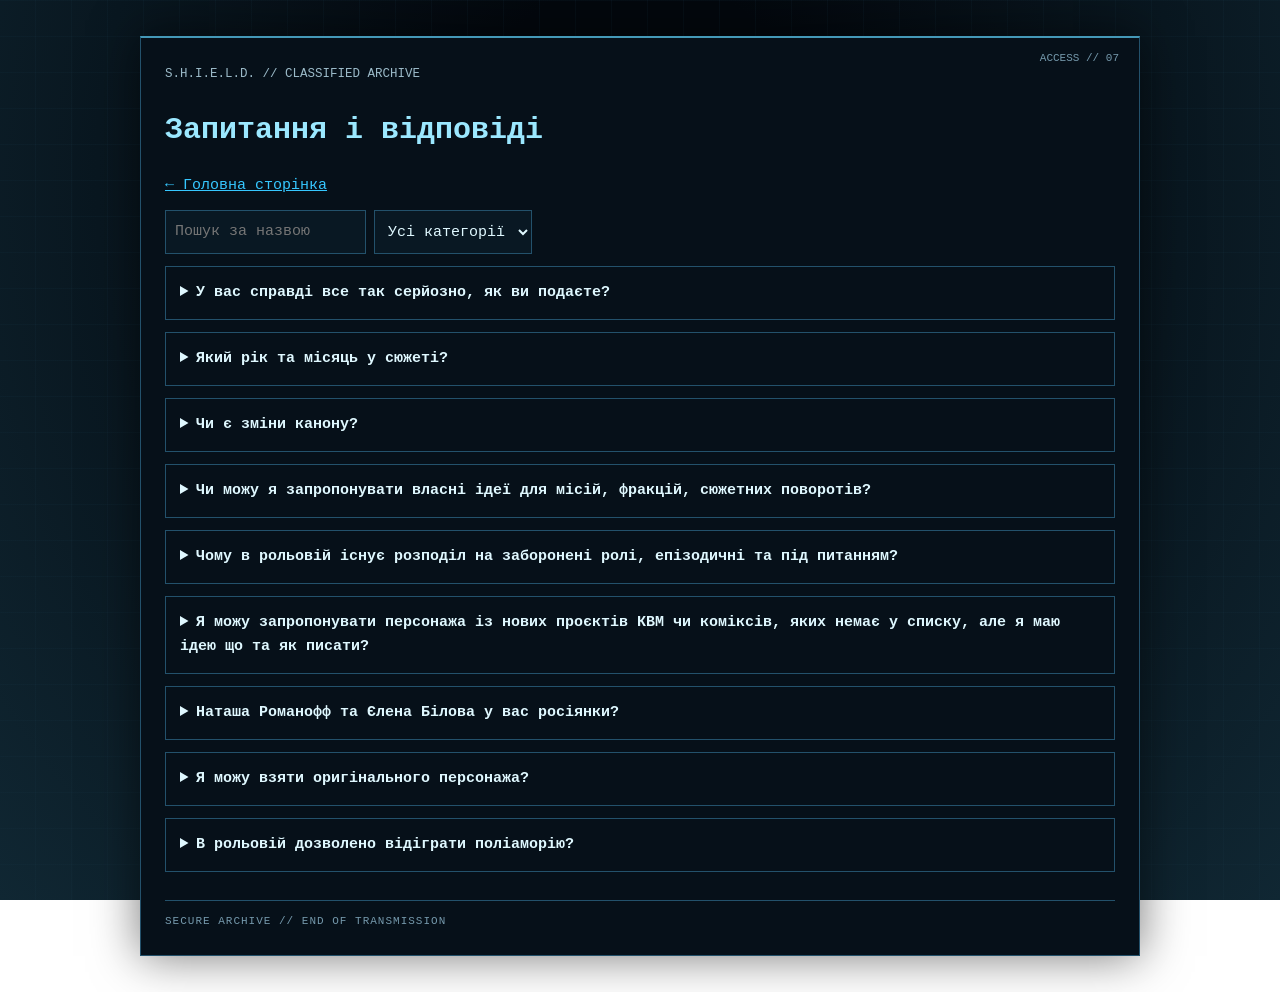
<file: faq.html>
<!doctype html><html lang="uk"><head><meta charset="utf-8"><meta name="viewport" content="width=device-width, initial-scale=1"><title>S.H.I.E.L.D. // Запитання і відповіді</title><link rel="stylesheet" href="modules.css"></head><body data-module="faq"><main><small>S.H.I.E.L.D. // CLASSIFIED ARCHIVE</small><h1>Запитання і відповіді</h1><a href="index.html">← Головна сторінка</a><div class="toolbar"><input id="search" placeholder="Пошук за назвою" aria-label="Пошук"><select id="filter" aria-label="Категорія"><option value="">Усі категорії</option></select></div><div id="records">Завантаження...</div></main><script src="modules.js"></script></body></html>
</file>
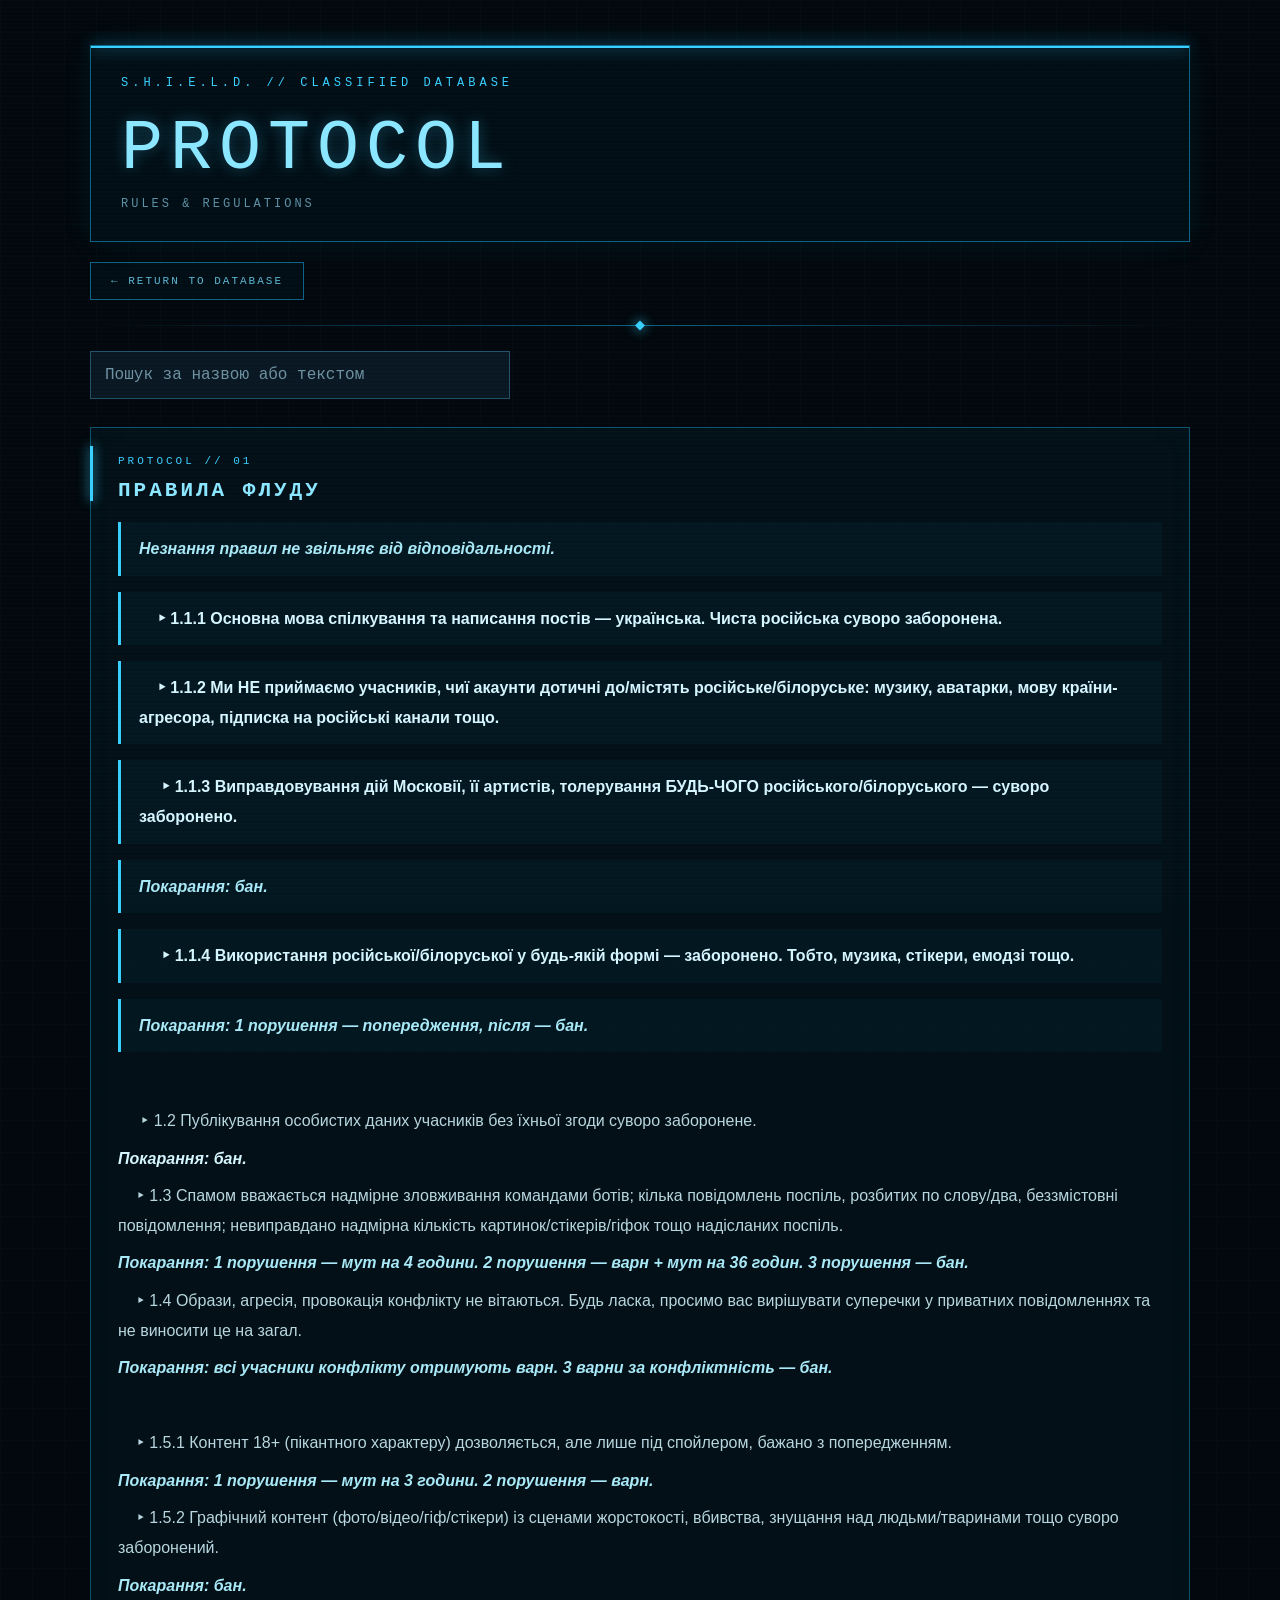
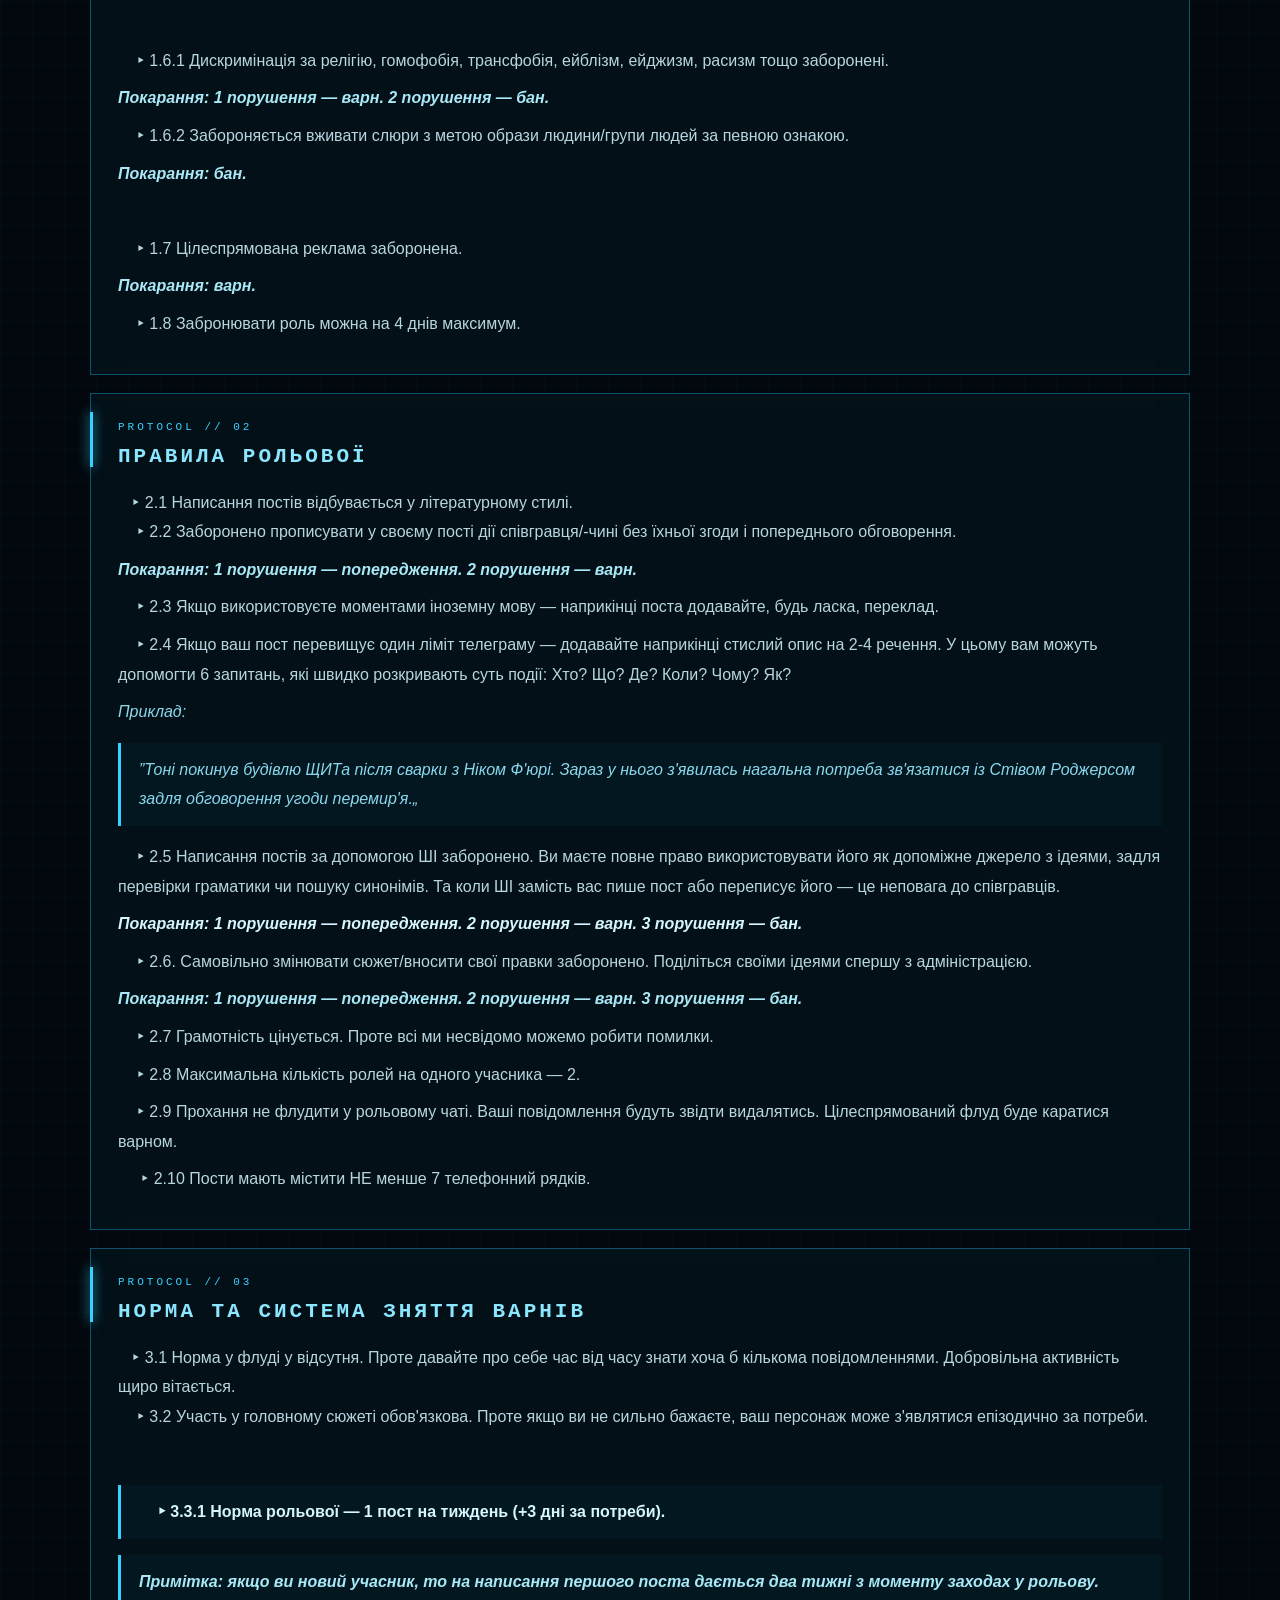
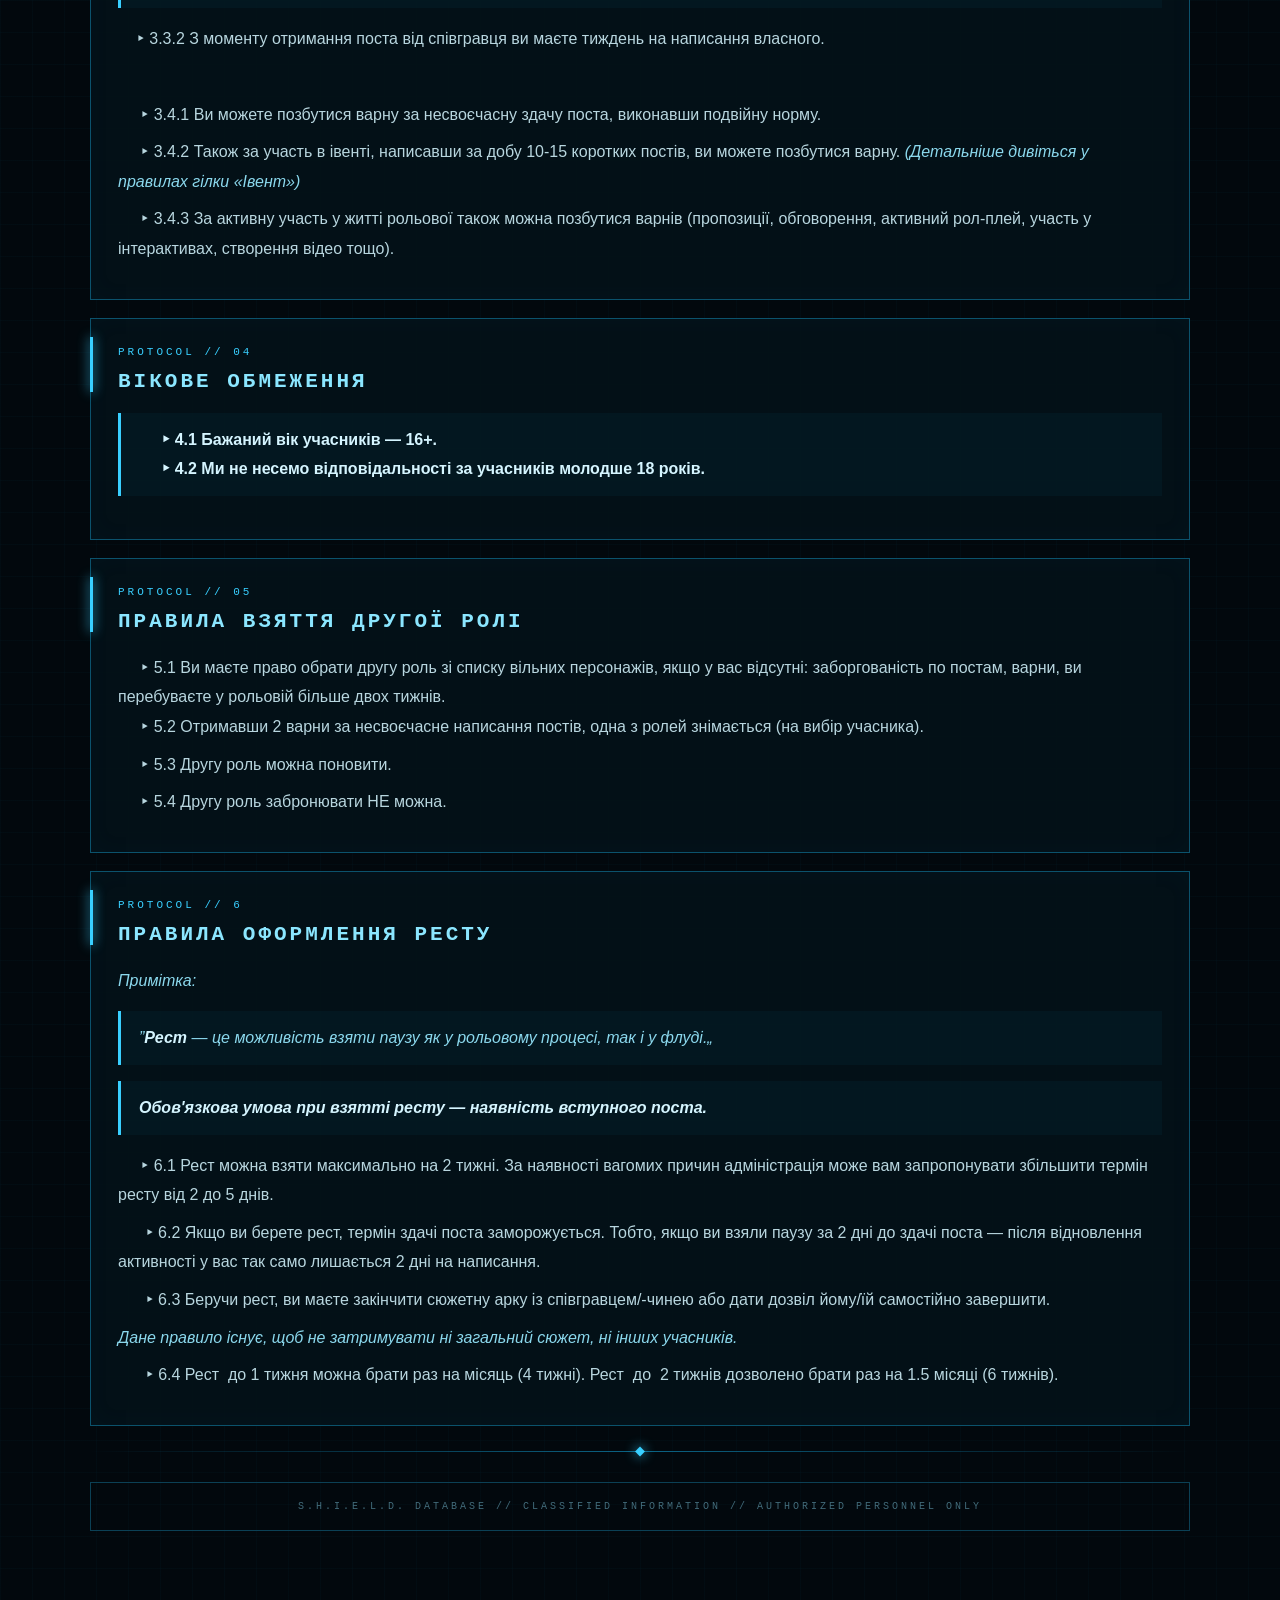
<file: rules.html>
<!DOCTYPE html>
<html lang="uk">

<head>

<meta charset="UTF-8">
<meta name="viewport" content="width=device-width, initial-scale=1.0">

<title>S.H.I.E.L.D. // RULES</title>

<style>

/* =====================================================
   BASE
===================================================== */

* {
    box-sizing: border-box;
}

html,
body {
    margin: 0;
    padding: 0;
    min-height: 100%;
}

body {

    background:
        linear-gradient(
            rgba(0, 80, 120, 0.055) 1px,
            transparent 1px
        ),
        linear-gradient(
            90deg,
            rgba(0, 80, 120, 0.055) 1px,
            transparent 1px
        ),
        #02080d;

    background-size: 32px 32px;

    color: #c9e8f2;

    font-family:
        "Courier New",
        monospace;

    overflow-x: hidden;
}


/* =====================================================
   SCANLINES
===================================================== */

body::before {

    content: "";

    position: fixed;

    inset: 0;

    pointer-events: none;

    background:
        repeating-linear-gradient(
            0deg,
            rgba(255,255,255,0.012) 0px,
            rgba(255,255,255,0.012) 1px,
            transparent 1px,
            transparent 4px
        );

    z-index: 999;
}


/* =====================================================
   LOADING SCREEN
===================================================== */

#loading-screen {

    position: fixed;

    inset: 0;

    background: #02080d;

    display: flex;

    justify-content: center;

    align-items: center;

    z-index: 5000;

    transition:
        opacity 0.8s ease,
        visibility 0.8s ease;
}


#loading-screen.hidden {

    opacity: 0;

    visibility: hidden;

}


.loading-box {

    width: min(650px, 90%);

    border: 1px solid #0b6385;

    background: rgba(3, 15, 22, 0.96);

    padding: 30px;

    box-shadow:
        0 0 35px rgba(0, 180, 255, 0.12);

}


.loading-header {

    color: #39cfff;

    letter-spacing: 4px;

    margin-bottom: 25px;

}


.loading-terminal {

    min-height: 150px;

    color: #72c8df;

    line-height: 1.8;

    font-size: 13px;

}


.loading-line {

    opacity: 0;

    animation:
        terminalLine 0.25s forwards;

}


@keyframes terminalLine {

    from {
        opacity: 0;
        transform: translateX(-5px);
    }

    to {
        opacity: 1;
        transform: translateX(0);
    }

}


.progress-container {

    margin-top: 20px;

    height: 5px;

    background: #04131b;

    border: 1px solid #0b526c;

}


.progress {

    height: 100%;

    width: 0%;

    background: #39cfff;

    box-shadow:
        0 0 12px #39cfff;

    animation:
        loadingProgress 2.7s forwards;

}


@keyframes loadingProgress {

    from {
        width: 0%;
    }

    to {
        width: 100%;
    }

}


/* =====================================================
   MAIN
===================================================== */

#site {

    opacity: 0;

    transition: opacity 0.8s ease;

}


#site.loaded {

    opacity: 1;

}


.container {

    width: min(1100px, 92%);

    margin: auto;

    padding:
        45px 0
        90px;

}


/* =====================================================
   HEADER
===================================================== */

.header {

    position: relative;

    border:
        1px solid #0b6385;

    background:
        rgba(3, 15, 22, 0.94);

    padding: 30px;

    margin-bottom: 20px;

    box-shadow:
        0 0 30px
        rgba(0, 180, 255, 0.08);

}


.header::before {

    content: "";

    position: absolute;

    left: 0;
    top: 0;

    width: 100%;

    height: 2px;

    background: #39cfff;

    box-shadow:
        0 0 15px #39cfff;

}


.system {

    color: #39cfff;

    font-size: 12px;

    letter-spacing: 4px;

}


.title {

    margin:
        20px 0 8px;

    color: #8be6ff;

    font-size:
        clamp(35px, 7vw, 70px);

    letter-spacing: 7px;

    text-shadow:
        0 0 15px
        rgba(57, 207, 255, 0.35);

}


.subtitle {

    color: #5d91a5;

    letter-spacing: 3px;

    font-size: 12px;

}


/* =====================================================
   BACK TO DATABASE
===================================================== */

.back-button-container {

    margin:
        0 0 25px;

}


.back-button {

    display: inline-block;

    padding:
        12px 20px;

    border:
        1px solid #0b6385;

    background:
        rgba(3, 15, 22, 0.95);

    color:
        #5db7d4;

    text-decoration: none;

    font-family:
        "Courier New",
        monospace;

    font-size: 11px;

    letter-spacing: 2px;

    transition:
        all 0.25s ease;

}


.back-button:hover {

    color:
        #8be6ff;

    border-color:
        #39cfff;

    background:
        #06202b;

    box-shadow:
        0 0 15px
        rgba(57, 207, 255, 0.2);

    transform:
        translateX(-3px);

}


/* =====================================================
   DECORATIVE LINE
===================================================== */

.interface-line {

    height: 1px;

    margin:
        25px 0;

    background:
        linear-gradient(
            90deg,
            transparent,
            #0b6385,
            transparent
        );

    position: relative;

}


.interface-line::after {

    content: "";

    position: absolute;

    left: 50%;

    top: -3px;

    width: 7px;

    height: 7px;

    background: #39cfff;

    box-shadow:
        0 0 12px #39cfff;

    transform:
        translateX(-50%)
        rotate(45deg);

}


/* =====================================================
   RULES CONTENT
===================================================== */

#rules-content {

    display: flex;

    flex-direction: column;

    gap: 18px;

}


.rule-section {

    position: relative;

    border:
        1px solid #0b526c;

    background:
        rgba(4, 17, 24, 0.94);

    padding: 27px;

    box-shadow:
        inset 0 0 25px
        rgba(0, 120, 170, 0.035);

    transition:
        border-color .25s ease,
        box-shadow .25s ease;

}


.rule-section:hover {

    border-color:
        #1687ad;

    box-shadow:
        0 0 18px
        rgba(57, 207, 255, 0.08);

}


.rule-section::before {

    content: "";

    position: absolute;

    left: -1px;

    top: 18px;

    width: 3px;

    height: 55px;

    background:
        #39cfff;

    box-shadow:
        0 0 12px #39cfff;

}


.rule-number {

    color:
        #39cfff;

    font-size:
        11px;

    letter-spacing:
        3px;

    margin-bottom:
        12px;

}


.rule-section h2 {

    color:
        #8be6ff;

    font-size:
        21px;

    letter-spacing:
        3px;

    margin:
        0 0 20px;

}


/* =====================================================
   RICH TEXT CONTENT
===================================================== */

.rule-content {

    color:
        #b8d6df;

    font-family:
        Arial,
        sans-serif;

    font-size:
        16px;

    line-height:
        1.85;

}


/* NORMAL BLOCKS */

.rule-content div {

    margin:
        0 0 8px;

}


/* PARAGRAPHS */

.rule-content p {

    margin:
        0 0 14px;

}


/* BLOCKQUOTES */

.rule-content blockquote {

    margin:
        16px 0;

    padding:
        12px 18px;

    border-left:
        3px solid #39cfff;

    background:
        rgba(0, 100, 140, 0.08);

    color:
        #9ed8e8;

}


/* BOLD */

.rule-content strong,
.rule-content b {

    color:
        #d5f5ff;

    font-weight:
        700;

}


/* ITALIC */

.rule-content em,
.rule-content i {

    color:
        #8bd8ed;

    font-style:
        italic;

}


/* BOLD + ITALIC */

.rule-content strong em,
.rule-content strong i,
.rule-content b em,
.rule-content b i {

    color:
        #a9e9f7;

}


/* LINKS */

.rule-content a {

    color:
        #39cfff;

}


.rule-content br {

    line-height:
        1.85;

}


/* =====================================================
   FOOTER
===================================================== */

.footer {

    margin-top:
        30px;

    border:
        1px solid #0b4055;

    padding:
        18px;

    text-align:
        center;

    color:
        #426b7a;

    font-size:
        10px;

    letter-spacing:
        3px;

}


/* =====================================================
   ERROR
===================================================== */

.error {

    border:
        1px solid #ff5577;

    color:
        #ff7892;

    padding:
        25px;

    background:
        rgba(60, 5, 20, .2);

    line-height:
        1.7;

}


/* =====================================================
   MOBILE
===================================================== */

@media (max-width: 700px) {

    .container {

        width:
            94%;

        padding-top:
            25px;

    }


    .header {

        padding:
            22px;

    }


    .title {

        letter-spacing:
            4px;

    }


    .rule-section {

        padding:
            22px;

    }


    .rule-content {

        font-size:
            15px;

    }

}

</style>

<style>
.shield-search { margin: 22px 0 28px; }
.shield-search input { box-sizing:border-box; width:min(100%,420px); padding:14px; background:#091823; border:1px solid #23516b; color:#d8f4ff; font:inherit; border-radius:0; }
.shield-search input:focus { outline:1px solid #36c7ff; }
.shield-search input::placeholder {color:#6f92a2;}
.shield-search p { color:#9be8ff; font-size:14px; margin:12px 0; }
[hidden] {display:none !important;}
</style>
</head>


<body>


<!-- =====================================================
     LOADING SCREEN
===================================================== -->

<!-- =====================================================
     SITE
===================================================== -->

<div id="site" class="loaded">

    <div class="container">


        <!-- HEADER -->

        <header class="header">

            <div class="system">
                S.H.I.E.L.D. // CLASSIFIED DATABASE
            </div>

            <div
                class="title"
                id="page-title"
            >
                PROTOCOL
            </div>

            <div
                class="subtitle"
                id="page-subtitle"
            >
                RULES & REGULATIONS
            </div>

        </header>


        <!-- =================================================
             RETURN BUTTON
        ================================================== -->

        <div class="back-button-container">

            <a
                href="index.html"
                class="back-button"
            >
                ← RETURN TO DATABASE
            </a>

        </div>


        <div class="interface-line"></div>


        <!-- =================================================
             RULES
        ================================================== -->

        <div class="shield-search"><input id="shield-search" type="search" aria-label="Пошук за назвою або текстом" placeholder="Пошук за назвою або текстом" autocomplete="off"><p id="shield-search-empty" role="status" hidden>Нічого не знайдено.</p></div>
<main id="rules-content">

            <!-- RULES DATA LOADS HERE -->

        </main>


        <div class="interface-line"></div>


        <!-- FOOTER -->

        <footer class="footer">

            S.H.I.E.L.D. DATABASE
            //
            CLASSIFIED INFORMATION
            //
            AUTHORIZED PERSONNEL ONLY

        </footer>


    </div>

</div>


<script>

/* =====================================================
   LOAD RULES DATA
===================================================== */

async function loadRules() {

    try {

        const response =
            await fetch(
                "rules-data.json?cache=" +
                Date.now()
            );


        if (!response.ok) {

            throw new Error(
                "rules-data.json could not be loaded."
            );

        }


        const data =
            await response.json();


        /* PAGE HEADER */

        document.getElementById(
            "page-title"
        ).textContent =
            data.title ||
            "PROTOCOL";


        document.getElementById(
            "page-subtitle"
        ).textContent =
            data.subtitle ||
            "RULES & REGULATIONS";


        /* RULES CONTAINER */

        const container =
            document.getElementById(
                "rules-content"
            );


        container.innerHTML =
            "";


        /* CHECK DATA */

        if (
            !data.sections ||
            !Array.isArray(
                data.sections
            )
        ) {

            throw new Error(
                "No rules sections found."
            );

        }


        /* CREATE RULE SECTIONS */

        data.sections.forEach(
            section => {

                const article =
                    document.createElement(
                        "article"
                    );


                article.className =
                    "rule-section";


                const number =
                    document.createElement(
                        "div"
                    );


                number.className =
                    "rule-number";


                number.textContent =
                    "PROTOCOL // " +
                    (
                        section.number ||
                        "00"
                    );


                const title =
                    document.createElement(
                        "h2"
                    );


                title.textContent =
                    section.title ||
                    "UNTITLED RULE";


                const content =
                    document.createElement(
                        "div"
                    );


                content.className =
                    "rule-content";


                /*
                   IMPORTANT:

                   Rich text from the editor is stored
                   as HTML inside the JSON.

                   textContent would display the HTML
                   tags as plain text.

                   innerHTML renders:
                   <b>
                   <i>
                   <blockquote>
                   <div>
                   <br>
                   etc.
                */

                content.innerHTML =
                    section.content ||
                    "";


                article.appendChild(
                    number
                );


                article.appendChild(
                    title
                );


                article.appendChild(
                    content
                );


                container.appendChild(
                    article
                );

            }
        );


        


    }

    catch (error) {

        console.error(
            error
        );


        const container =
            document.getElementById(
                "rules-content"
            );


        container.innerHTML = `

            <div class="error">

                <strong>
                    DATABASE ERROR
                </strong>

                <br><br>

                RULES DATABASE COULD NOT
                BE LOADED.

                <br><br>

                CHECK THAT
                <strong>
                    rules-data.json
                </strong>
                EXISTS IN THE SAME
                REPOSITORY.

                <br><br>

                ERROR:
                ${error.message}

            </div>

        `;


        


        document
            .getElementById(
                "site"
            )
            .classList.add(
                "loaded"
            );

    }

}


/* =====================================================
   START
===================================================== */

loadRules();

</script>


<script>
(() => {
 const input = document.getElementById('shield-search');
 const normalize = value => String(value).normalize('NFKC').toLocaleLowerCase('uk').replace(/[’ʼ‘`]/g,"'");
 function filter() {
 const q = normalize(input.value).trim();
 const matches = value => q.split(/\s+/).every(word => normalize(value).includes(word));
 const cards = [...document.querySelectorAll('#rules-content .rule-section')];
 cards.forEach(card => card.hidden = !matches(card.textContent));
 document.getElementById('shield-search-empty').hidden = !q || !cards.length || cards.some(card => !card.hidden);
 }
 input.addEventListener('input',filter);
 new MutationObserver(filter).observe(document.querySelector('#rules-content'),{childList:true,subtree:true});
 filter();
})();
</script>
</body>

</html>
</file>
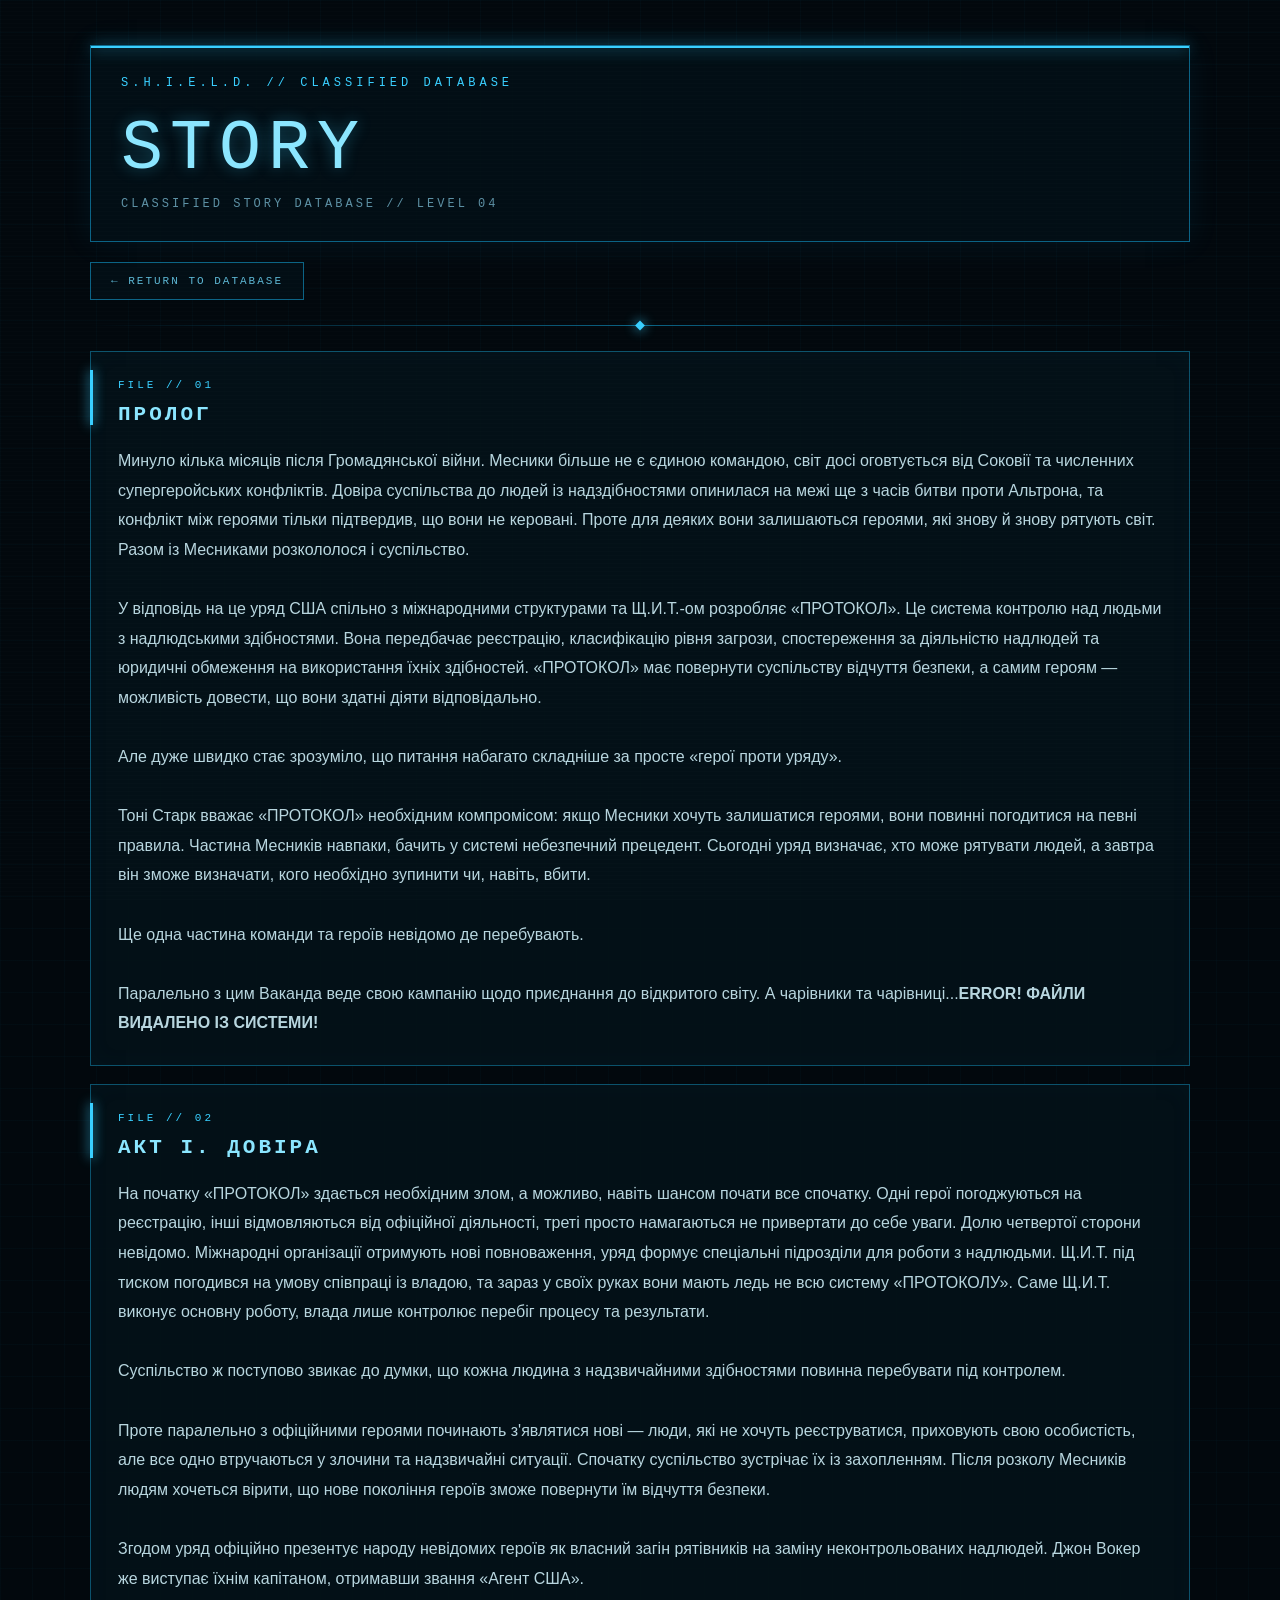
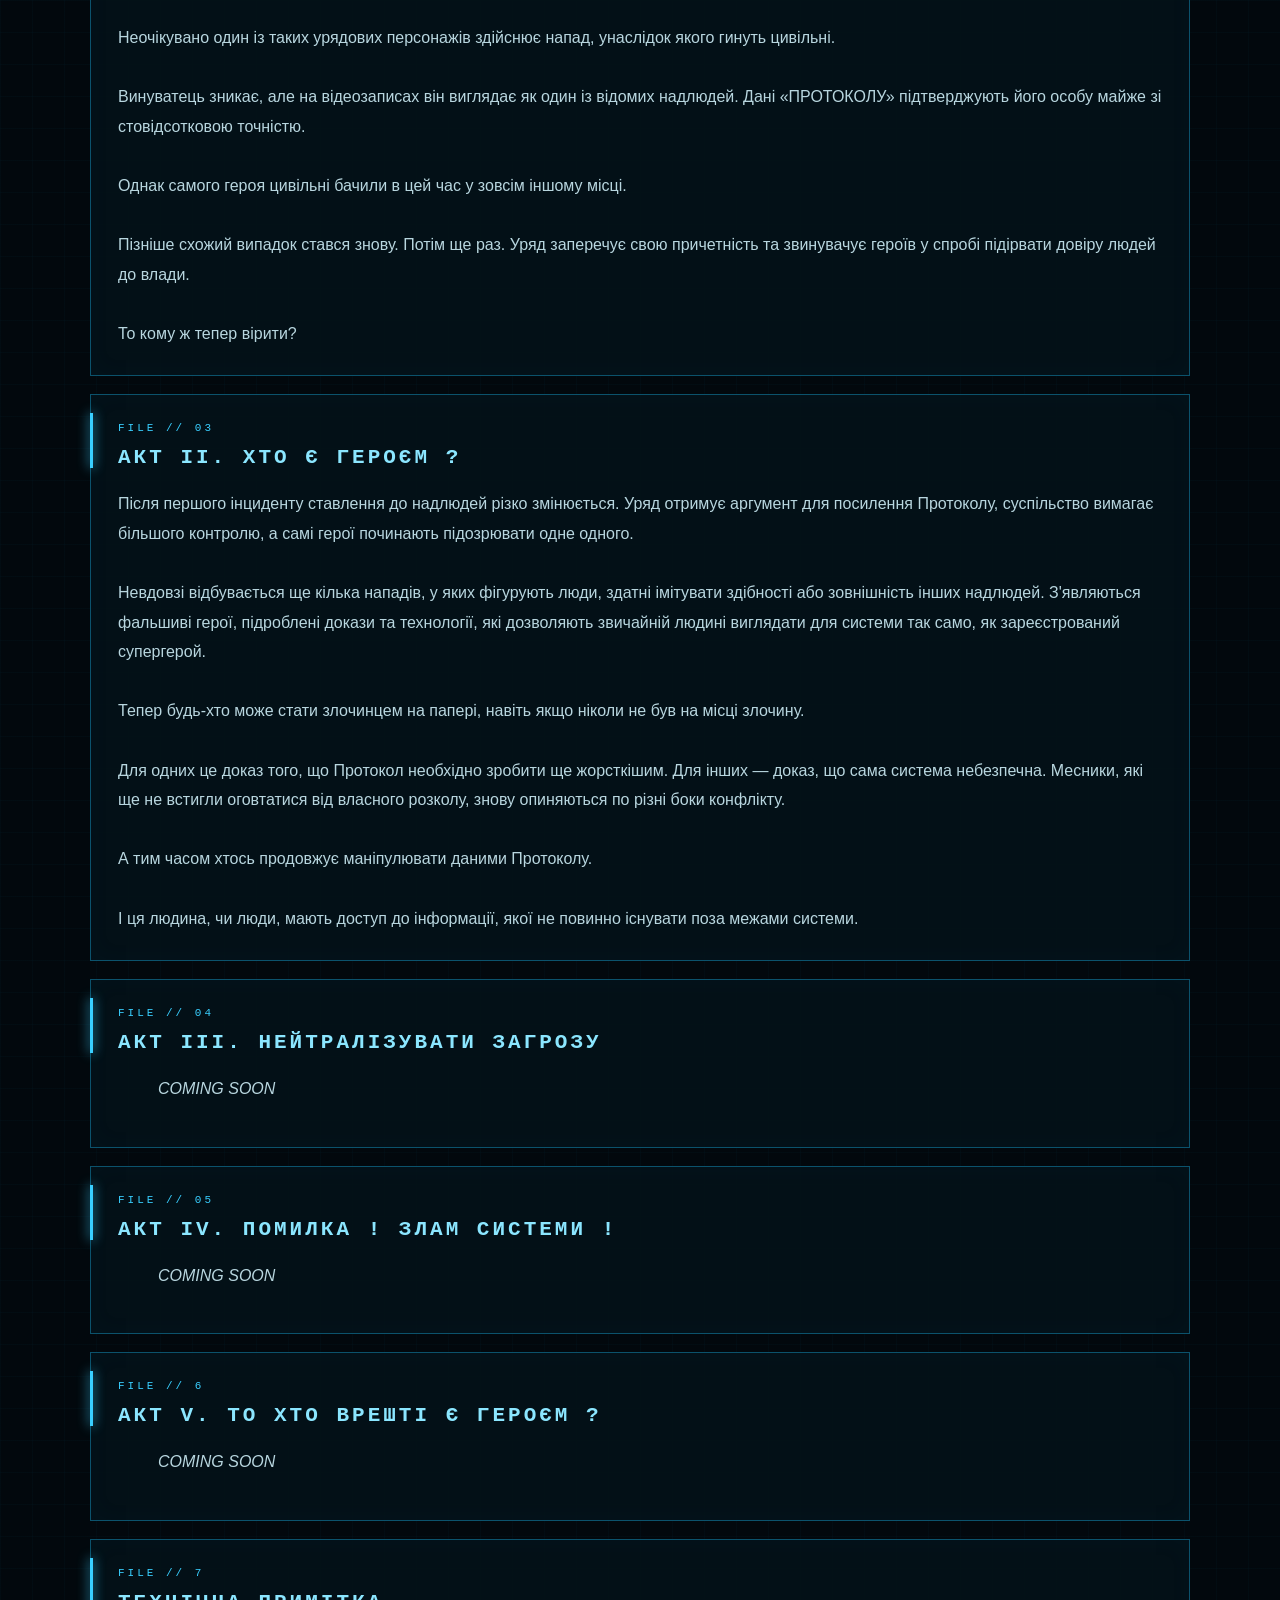
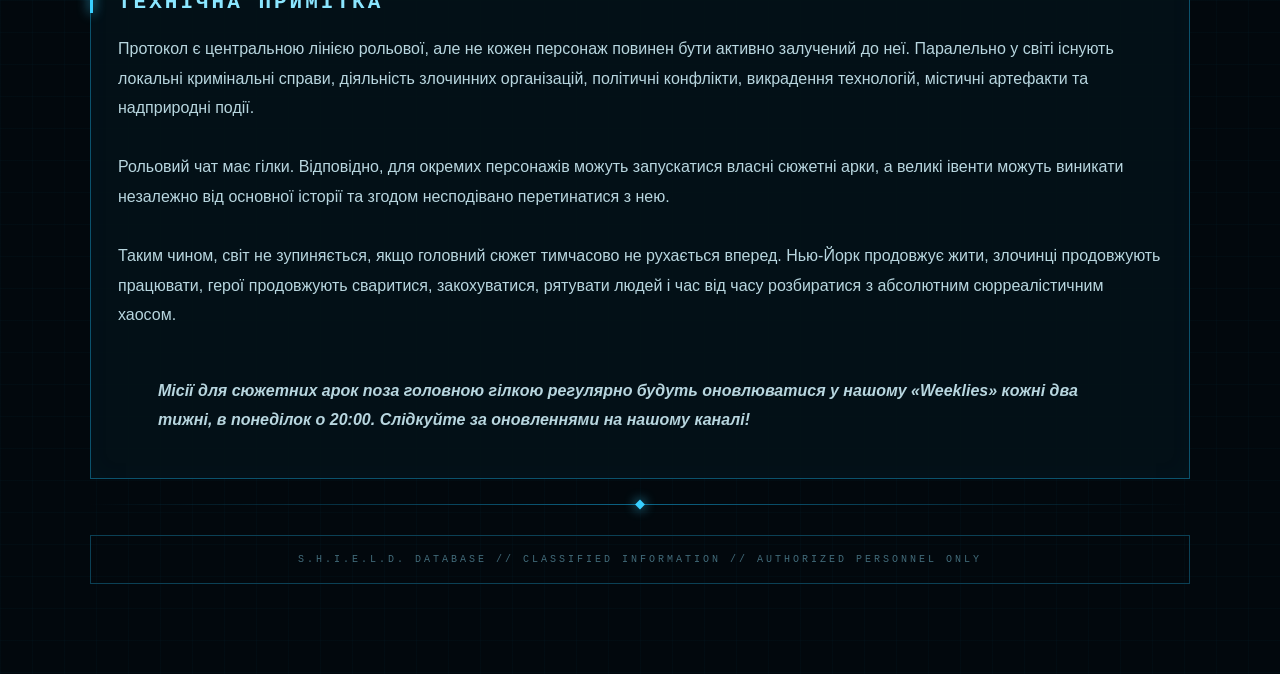
<file: story.html>
<!DOCTYPE html>
<html lang="uk">

<head>

<meta charset="UTF-8">
<meta name="viewport" content="width=device-width, initial-scale=1.0">

<title>S.H.I.E.L.D. // STORY</title>

<style>

/* =====================================================
   BASE
===================================================== */

* {
    box-sizing: border-box;
}

html,
body {
    margin: 0;
    padding: 0;
    min-height: 100%;
}

body {

    background:
        linear-gradient(
            rgba(0, 80, 120, 0.055) 1px,
            transparent 1px
        ),
        linear-gradient(
            90deg,
            rgba(0, 80, 120, 0.055) 1px,
            transparent 1px
        ),
        #02080d;

    background-size: 32px 32px;

    color: #c9e8f2;

    font-family:
        "Courier New",
        monospace;

    overflow-x: hidden;
}


/* =====================================================
   SCANLINES
===================================================== */

body::before {

    content: "";

    position: fixed;

    inset: 0;

    pointer-events: none;

    background:
        repeating-linear-gradient(
            0deg,
            rgba(255,255,255,0.012) 0px,
            rgba(255,255,255,0.012) 1px,
            transparent 1px,
            transparent 4px
        );

    z-index: 999;
}


/* =====================================================
   LOADING SCREEN
===================================================== */

#loading-screen {

    position: fixed;

    inset: 0;

    background: #02080d;

    display: flex;

    justify-content: center;

    align-items: center;

    z-index: 5000;

    transition:
        opacity 0.8s ease,
        visibility 0.8s ease;
}


#loading-screen.hidden {

    opacity: 0;

    visibility: hidden;

}


.loading-box {

    width: min(650px, 90%);

    border: 1px solid #0b6385;

    background: rgba(3, 15, 22, 0.96);

    padding: 30px;

    box-shadow:
        0 0 35px rgba(0, 180, 255, 0.12);

}


.loading-header {

    color: #39cfff;

    letter-spacing: 4px;

    margin-bottom: 25px;

}


.loading-terminal {

    min-height: 150px;

    color: #72c8df;

    line-height: 1.8;

    font-size: 13px;

}


.loading-line {

    opacity: 0;

    animation:
        terminalLine 0.25s forwards;

}


@keyframes terminalLine {

    from {
        opacity: 0;
        transform: translateX(-5px);
    }

    to {
        opacity: 1;
        transform: translateX(0);
    }

}


.progress-container {

    margin-top: 20px;

    height: 5px;

    background: #04131b;

    border: 1px solid #0b526c;

}


.progress {

    height: 100%;

    width: 0%;

    background: #39cfff;

    box-shadow:
        0 0 12px #39cfff;

    animation:
        loadingProgress 2.7s forwards;

}


@keyframes loadingProgress {

    from {
        width: 0%;
    }

    to {
        width: 100%;
    }

}


/* =====================================================
   MAIN
===================================================== */

#site {

    opacity: 0;

    transition: opacity 0.8s ease;

}


#site.loaded {

    opacity: 1;

}


.container {

    width: min(1100px, 92%);

    margin: auto;

    padding:
        45px 0
        90px;

}


/* =====================================================
   HEADER
===================================================== */

.header {

    position: relative;

    border:
        1px solid #0b6385;

    background:
        rgba(3, 15, 22, 0.94);

    padding: 30px;

    margin-bottom: 20px;

    box-shadow:
        0 0 30px
        rgba(0, 180, 255, 0.08);

}


.header::before {

    content: "";

    position: absolute;

    left: 0;
    top: 0;

    width: 100%;

    height: 2px;

    background: #39cfff;

    box-shadow:
        0 0 15px #39cfff;

}


.system {

    color: #39cfff;

    font-size: 12px;

    letter-spacing: 4px;

}


.title {

    margin:
        20px 0 8px;

    color: #8be6ff;

    font-size:
        clamp(35px, 7vw, 70px);

    letter-spacing: 7px;

    text-shadow:
        0 0 15px
        rgba(57, 207, 255, 0.35);

}


.subtitle {

    color: #5d91a5;

    letter-spacing: 3px;

    font-size: 12px;

}


/* =====================================================
   BACK TO DATABASE
===================================================== */

.back-button-container {

    margin:
        0 0 25px;

}


.back-button {

    display: inline-block;

    padding:
        12px 20px;

    border:
        1px solid #0b6385;

    background:
        rgba(3, 15, 22, 0.95);

    color:
        #5db7d4;

    text-decoration: none;

    font-family:
        "Courier New",
        monospace;

    font-size: 11px;

    letter-spacing: 2px;

    transition:
        all 0.25s ease;

}


.back-button:hover {

    color:
        #8be6ff;

    border-color:
        #39cfff;

    background:
        #06202b;

    box-shadow:
        0 0 15px
        rgba(57, 207, 255, 0.2);

    transform:
        translateX(-3px);

}


/* =====================================================
   DECORATIVE LINE
===================================================== */

.interface-line {

    height: 1px;

    margin:
        25px 0;

    background:
        linear-gradient(
            90deg,
            transparent,
            #0b6385,
            transparent
        );

    position: relative;

}


.interface-line::after {

    content: "";

    position: absolute;

    left: 50%;

    top: -3px;

    width: 7px;

    height: 7px;

    background: #39cfff;

    box-shadow:
        0 0 12px #39cfff;

    transform:
        translateX(-50%)
        rotate(45deg);

}


/* =====================================================
   STORY CONTENT
===================================================== */

#story-content {

    display: flex;

    flex-direction: column;

    gap: 18px;

}


.story-section {

    position: relative;

    border:
        1px solid #0b526c;

    background:
        rgba(4, 17, 24, 0.94);

    padding: 27px;

    box-shadow:
        inset 0 0 25px
        rgba(0, 120, 170, 0.035);

    transition:
        border-color .25s ease,
        box-shadow .25s ease;

}


.story-section:hover {

    border-color:
        #1687ad;

    box-shadow:
        0 0 18px
        rgba(57, 207, 255, 0.08);

}


.story-section::before {

    content: "";

    position: absolute;

    left: -1px;

    top: 18px;

    width: 3px;

    height: 55px;

    background:
        #39cfff;

    box-shadow:
        0 0 12px #39cfff;

}


.story-number {

    color:
        #39cfff;

    font-size:
        11px;

    letter-spacing:
        3px;

    margin-bottom:
        12px;

}


.story-section h2 {

    color:
        #8be6ff;

    font-size:
        21px;

    letter-spacing:
        3px;

    margin:
        0 0 20px;

}


.story-content {

    color:
        #b8d6df;

    font-family:
        Arial,
        sans-serif;

    font-size:
        16px;

    line-height:
        1.85;

    white-space:
        pre-line;

}


/* =====================================================
   FOOTER
===================================================== */

.footer {

    margin-top:
        30px;

    border:
        1px solid #0b4055;

    padding:
        18px;

    text-align:
        center;

    color:
        #426b7a;

    font-size:
        10px;

    letter-spacing:
        3px;

}


/* =====================================================
   ERROR
===================================================== */

.error {

    border:
        1px solid #ff5577;

    color:
        #ff7892;

    padding:
        25px;

    background:
        rgba(60, 5, 20, .2);

    line-height:
        1.7;

}


/* =====================================================
   MOBILE
===================================================== */

@media (max-width: 700px) {

    .container {

        width:
            94%;

        padding-top:
            25px;

    }


    .header {

        padding:
            22px;

    }


    .title {

        letter-spacing:
            4px;

    }


    .story-section {

        padding:
            22px;

    }


    .story-content {

        font-size:
            15px;

    }

}

</style>

</head>


<body>


<!-- =====================================================
     LOADING SCREEN
===================================================== -->

<!-- =====================================================
     SITE
===================================================== -->

<div id="site" class="loaded">

    <div class="container">


        <!-- HEADER -->

        <header class="header">

            <div class="system">
                S.H.I.E.L.D. // CLASSIFIED DATABASE
            </div>

            <div
                class="title"
                id="page-title"
            >
                STORY
            </div>

            <div
                class="subtitle"
                id="page-subtitle"
            >
                CLASSIFIED STORY DATABASE
            </div>

        </header>


        <!-- =================================================
             RETURN BUTTON
        ================================================== -->

        <div class="back-button-container">

            <a
                href="index.html"
                class="back-button"
            >
                ← RETURN TO DATABASE
            </a>

        </div>


        <div class="interface-line"></div>


        <!-- =================================================
             STORY
        ================================================== -->

        <main id="story-content">

            <!-- STORY DATA LOADS HERE -->

        </main>


        <div class="interface-line"></div>


        <!-- FOOTER -->

        <footer class="footer">

            S.H.I.E.L.D. DATABASE
            //
            CLASSIFIED INFORMATION
            //
            AUTHORIZED PERSONNEL ONLY

        </footer>


    </div>

</div>


<script>

/* =====================================================
   LOAD STORY DATA
===================================================== */

async function loadStory() {

    try {

        const response =
            await fetch(
                "story-data.json?cache=" +
                Date.now()
            );


        if (!response.ok) {

            throw new Error(
                "story-data.json could not be loaded."
            );

        }


        const data =
            await response.json();


        /* PAGE HEADER */

        document.getElementById(
            "page-title"
        ).textContent =
            data.title ||
            "STORY";


        document.getElementById(
            "page-subtitle"
        ).textContent =
            data.subtitle ||
            "CLASSIFIED STORY DATABASE";


        /* STORY CONTAINER */

        const container =
            document.getElementById(
                "story-content"
            );


        container.innerHTML =
            "";


        /* CHECK DATA */

        if (
            !data.sections ||
            !Array.isArray(
                data.sections
            )
        ) {

            throw new Error(
                "No story sections found."
            );

        }


        /* CREATE STORY SECTIONS */

        data.sections.forEach(
            section => {

                const article =
                    document.createElement(
                        "article"
                    );


                article.className =
                    "story-section";


                const number =
                    document.createElement(
                        "div"
                    );


                number.className =
                    "story-number";


                number.textContent =
                    "FILE // " +
                    (
                        section.number ||
                        "00"
                    );


                const title =
                    document.createElement(
                        "h2"
                    );


                title.textContent =
                    section.title ||
                    "UNTITLED SECTION";


                const content =
                    document.createElement(
                        "div"
                    );


                content.className =
                    "story-content";


                /*
                   IMPORTANT:
                   Use innerHTML instead of textContent
                   so saved formatting such as
                   <b>, <i>, <blockquote>, <div>, <br>
                   and other HTML tags is rendered correctly.
                */

                content.innerHTML =
                    section.content ||
                    "";


                article.appendChild(
                    number
                );


                article.appendChild(
                    title
                );


                article.appendChild(
                    content
                );


                container.appendChild(
                    article
                );

            }
        );


        


    }

    catch (error) {

        console.error(
            error
        );


        const container =
            document.getElementById(
                "story-content"
            );


        container.innerHTML = `

            <div class="error">

                <strong>
                    DATABASE ERROR
                </strong>

                <br><br>

                STORY DATABASE COULD NOT
                BE LOADED.

                <br><br>

                CHECK THAT
                <strong>
                    story-data.json
                </strong>
                EXISTS IN THE SAME
                REPOSITORY.

                <br><br>

                ERROR:
                ${error.message}

            </div>

        `;


        


        document
            .getElementById(
                "site"
            )
            .classList.add(
                "loaded"
            );

    }

}


/* =====================================================
   START
===================================================== */

loadStory();

</script>


</body>

</html>
</file>
<file: modules.css>
*{box-sizing:border-box}body{margin:0;background:#02070d;color:#dff8ff;font:15px/1.6 "Courier New",monospace}main{max-width:1000px;margin:24px auto;padding:24px;border:1px solid #23516b;background:#061019}h1,h2,h3{color:#9be8ff}a{color:#36c7ff}button,input,textarea,select{font:inherit;color:#dff8ff;background:#091823;border:1px solid #23516b;padding:9px;max-width:100%}button,summary{cursor:pointer}button:hover,summary:hover{color:#36c7ff}details{border:1px solid #23516b;padding:14px;margin:12px 0;overflow-wrap:anywhere}summary{font-weight:bold}img{max-width:100%;max-height:340px;object-fit:contain}small{color:#9bbac8} .content{white-space:pre-wrap;overflow-wrap:anywhere} .toolbar{display:flex;gap:8px;flex-wrap:wrap;margin:12px 0} .cover{width:100%;height:180px;object-fit:contain} .record{background:#061019;border:1px solid #23516b;padding:15px;margin:12px 0}.record label{display:block;margin:8px 0}.record input:not([type=checkbox]),.record textarea,.record select{display:block;width:100%}.record textarea{min-height:90px}.block{padding:12px;border:1px solid #23516b;margin:10px 0}@media(max-width:600px){main{margin:10px;padding:14px}}
/* Public archive layouts only; admin styles remain untouched. */
body[data-module]{min-height:100vh;background:repeating-linear-gradient(0deg,transparent 0 35px,#18394b22 35px 36px),repeating-linear-gradient(90deg,transparent 0 35px,#18394b22 35px 36px),radial-gradient(ellipse at 50% 20%,#02070d 20%,#102733 100%);background-attachment:fixed}
body[data-module] main{position:relative;box-shadow:0 0 45px #0008;border-top:2px solid #4498b7;margin-top:36px;margin-bottom:36px}body[data-module] main:after{content:'SECURE ARCHIVE // END OF TRANSMISSION';display:block;border-top:1px solid #23516b;margin-top:28px;padding-top:12px;color:#7599ac;font-size:11px;letter-spacing:1px}body[data-module] main:before{content:'ACCESS // 07';position:absolute;right:20px;top:12px;font-size:11px;color:#7599ac}.archive-card{padding:0;background:#091823;border-left:3px solid #36c7ff;transition:border-color .2s,background .2s}.archive-card:hover{border-color:#70d6ff}.archive-head{display:flex;align-items:center;gap:20px;padding:20px;list-style:none}.archive-head::-webkit-details-marker{display:none}.archive-text{display:flex;flex:1;flex-direction:column;gap:6px;min-width:0}.archive-title{font-size:21px;color:#9be8ff;line-height:1.3}.motto{font-style:italic;color:#71c8e9;font-weight:normal}.summary-text{white-space:pre-wrap;font-weight:normal;color:#bad7e2}.emblem{width:112px;height:112px;flex:none;display:grid;place-items:center;border:1px solid #23516b;background:#061019}.emblem img{width:100%;height:100%;object-fit:contain}.emblem-placeholder{font-size:11px;color:#7599ac}.expand-mark{font-size:25px;color:#36c7ff}.archive-card[open] .expand-mark{transform:rotate(45deg)}.archive-body{border-top:1px solid #23516b;padding:20px}.info-block{border-left:1px solid #23516b;padding:0 0 0 16px;margin:20px 0}.info-block h3{margin:0 0 8px}.branch-file{padding:22px;margin:16px 0;background:#091823;border:1px solid #23516b;border-left:3px solid #36c7ff}.branch-file h2{margin:6px 0 12px}.event-status{align-self:flex-start;color:#a9c1cd;border:1px solid #35566a;padding:2px 9px;font-size:12px}.event-status.is-active{color:#68e0a0;border-color:#347c65}.event-status:before{content:'● ';font-size:10px}@media(max-width:600px){body[data-module] main{margin:12px}.archive-head{gap:12px;padding:12px}.emblem{width:65px;height:65px}.archive-title{font-size:17px}.archive-body,.branch-file{padding:14px}body[data-module] main:before{display:none}}

/* Faction portraits: fixed 3:4 frame, cropped without distortion. */
body[data-module="factions"] .emblem {
  position: relative;
  display: block;
  width: 112px;
  height: auto;
  aspect-ratio: 3 / 4;
  flex: 0 0 112px;
  overflow: hidden;
}
body[data-module="factions"] .emblem img {
  position: absolute;
  inset: 0;
  display: block;
  width: 100%;
  height: 100%;
  max-width: none;
  max-height: none;
  object-fit: cover;
  object-position: center;
}
body[data-module="factions"] .emblem-placeholder {
  position: absolute;
  inset: 0;
  display: grid;
  place-items: center;
  text-align: center;
  font-size: 9px;
}
@media(max-width:600px) {
  body[data-module="factions"] .emblem {
    width: 72px;
    flex-basis: 72px;
  }
}
</file>
